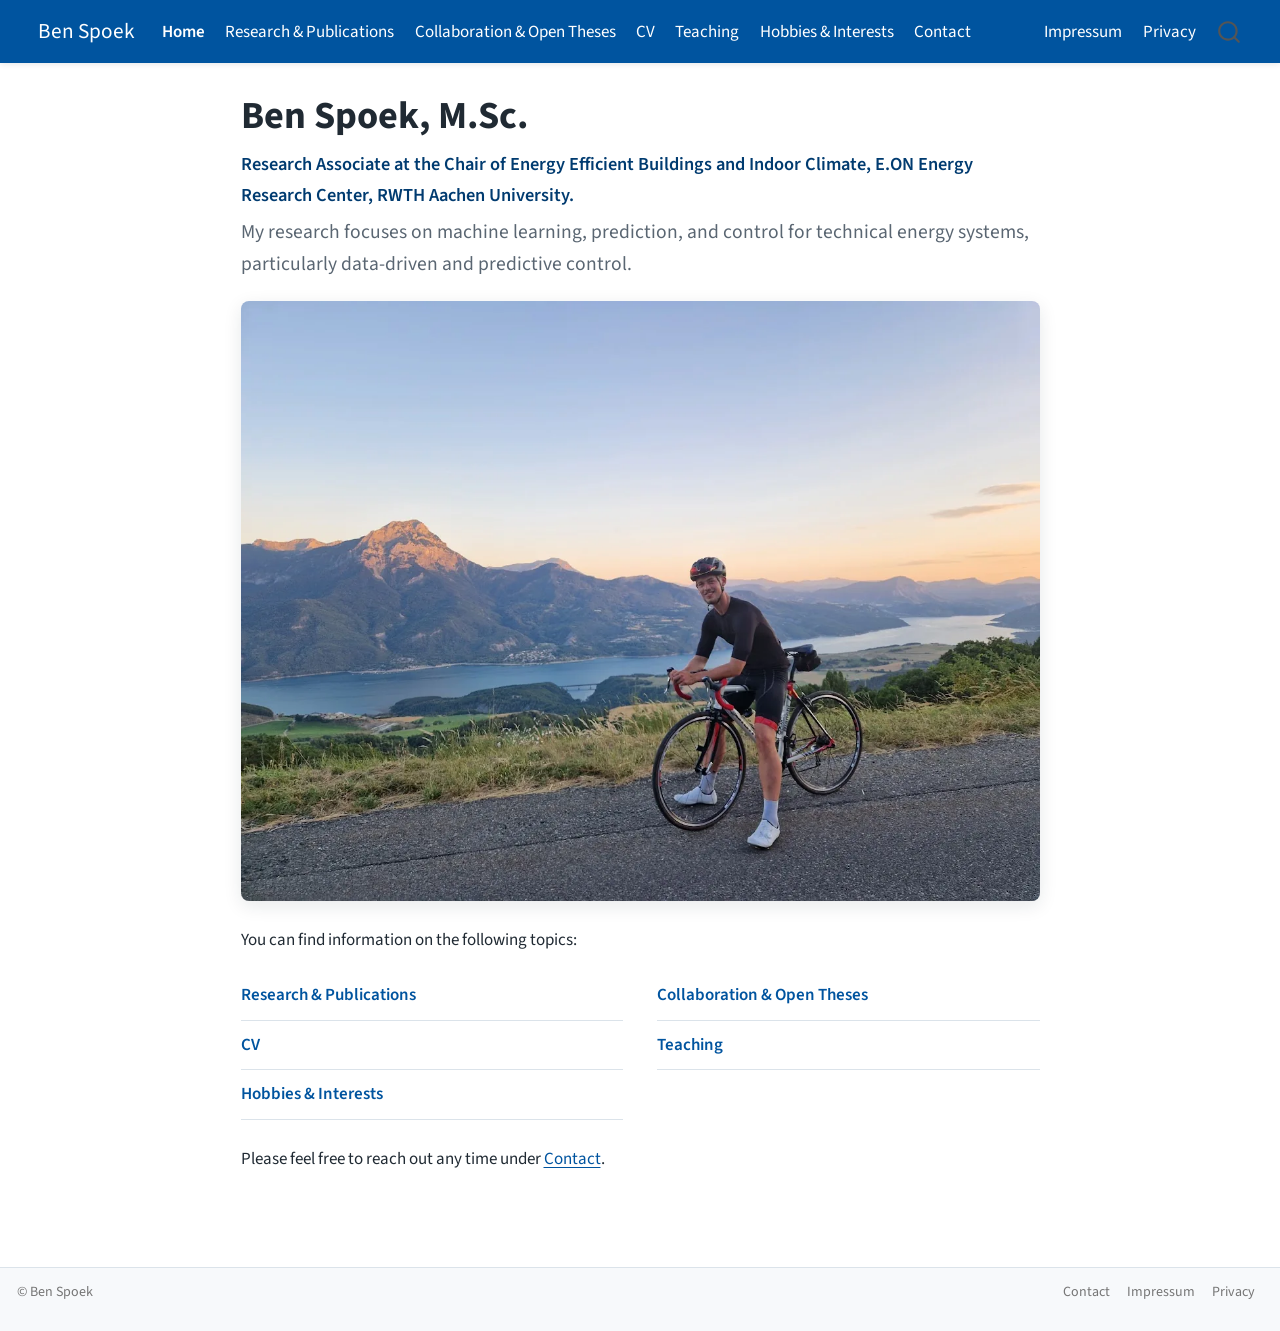
<file: docs/index.html>
<!DOCTYPE html>
<html xmlns="http://www.w3.org/1999/xhtml" lang="en" xml:lang="en"><head>

<meta charset="utf-8">
<meta name="generator" content="quarto-1.9.38">

<meta name="viewport" content="width=device-width, initial-scale=1.0, user-scalable=yes">

<meta name="description" content="Ben Spoek is a Research Associate at RWTH Aachen University working on machine learning, prediction, and control for technical energy systems.">

<title>Predictive Control and Energy Systems Research – Ben Spoek</title>
<style>
/* Default styles provided by pandoc.
** See https://pandoc.org/MANUAL.html#variables-for-html for config info.
*/
code{white-space: pre-wrap;}
span.smallcaps{font-variant: small-caps;}
div.columns{display: flex; gap: min(4vw, 1.5em);}
div.column{flex: auto; overflow-x: auto;}
div.hanging-indent{margin-left: 1.5em; text-indent: -1.5em;}
ul.task-list{list-style: none;}
ul.task-list li input[type="checkbox"] {
  width: 0.8em;
  margin: 0 0.8em 0.2em -1em; /* quarto-specific, see https://github.com/quarto-dev/quarto-cli/issues/4556 */ 
  vertical-align: middle;
}
</style>


<script src="site_libs/quarto-nav/quarto-nav.js"></script>
<script src="site_libs/quarto-nav/headroom.min.js"></script>
<script src="site_libs/clipboard/clipboard.min.js"></script>
<script src="site_libs/quarto-search/autocomplete.umd.js"></script>
<script src="site_libs/quarto-search/fuse.min.js"></script>
<script src="site_libs/quarto-search/quarto-search.js"></script>
<meta name="quarto:offset" content="./">
<link href="./assets/favicon.svg" rel="icon" type="image/svg+xml">
<script src="site_libs/quarto-html/quarto.js" type="module"></script>
<script src="site_libs/quarto-html/tabsets/tabsets.js" type="module"></script>
<script src="site_libs/quarto-html/popper.min.js"></script>
<script src="site_libs/quarto-html/tippy.umd.min.js"></script>
<script src="site_libs/quarto-html/anchor.min.js"></script>
<link href="site_libs/quarto-html/tippy.css" rel="stylesheet">
<link href="site_libs/quarto-html/quarto-syntax-highlighting-15634bcf2e68342d4ad2dfa704d543f6.css" rel="stylesheet" id="quarto-text-highlighting-styles">
<script src="site_libs/bootstrap/bootstrap.min.js"></script>
<link href="site_libs/bootstrap/bootstrap-icons.css" rel="stylesheet">
<link href="site_libs/bootstrap/bootstrap-a0f9fd0d421825b736dc1bbcbcba2219.min.css" rel="stylesheet" append-hash="true" id="quarto-bootstrap" data-mode="light">
<script id="quarto-search-options" type="application/json">{
  "location": "navbar",
  "copy-button": false,
  "collapse-after": 3,
  "panel-placement": "end",
  "type": "overlay",
  "limit": 50,
  "keyboard-shortcut": [
    "f",
    "/",
    "s"
  ],
  "show-item-context": false,
  "language": {
    "search-no-results-text": "No results",
    "search-matching-documents-text": "matching documents",
    "search-copy-link-title": "Copy link to search",
    "search-hide-matches-text": "Hide additional matches",
    "search-more-match-text": "more match in this document",
    "search-more-matches-text": "more matches in this document",
    "search-clear-button-title": "Clear",
    "search-text-placeholder": "",
    "search-detached-cancel-button-title": "Cancel",
    "search-submit-button-title": "Submit",
    "search-label": "Search"
  }
}</script>
<meta property="og:site_name" content="Ben Spoek">
<script type="application/ld+json">
{
  "@context": "https://schema.org",
  "@type": "WebSite",
  "name": "Ben Spoek",
  "alternateName": ["Ben Spoek Research", "benspoek.github.io"],
  "url": "https://benspoek.github.io/"
}
</script>


<link rel="stylesheet" href="styles.css">
<link rel="canonical" href="https://benspoek.github.io/">
</head>

<body class="nav-fixed home-page fullcontent quarto-light">

<div id="quarto-search-results"></div>
  <header id="quarto-header" class="headroom fixed-top">
    <nav class="navbar navbar-expand-lg " data-bs-theme="dark">
      <div class="navbar-container container-fluid">
      <div class="navbar-brand-container mx-auto">
    <a href="./index.html" class="navbar-brand navbar-brand-logo">
    <img src="./assets/favicon.svg" alt="Ben Spoek" class="navbar-logo light-content">
    <img src="./assets/favicon.svg" alt="Ben Spoek" class="navbar-logo dark-content">
    </a>
    <a class="navbar-brand" href="./index.html">
    <span class="navbar-title">Ben Spoek</span>
    </a>
  </div>
            <div id="quarto-search" class="" title="Search"></div>
          <button class="navbar-toggler" type="button" data-bs-toggle="collapse" data-bs-target="#navbarCollapse" aria-controls="navbarCollapse" role="menu" aria-expanded="false" aria-label="Toggle navigation" onclick="if (window.quartoToggleHeadroom) { window.quartoToggleHeadroom(); }">
  <span class="navbar-toggler-icon"></span>
</button>
          <div class="collapse navbar-collapse" id="navbarCollapse">
            <ul class="navbar-nav navbar-nav-scroll me-auto">
  <li class="nav-item">
    <a class="nav-link active" href="./index.html" aria-current="page"> 
<span class="menu-text">Home</span></a>
  </li>  
  <li class="nav-item">
    <a class="nav-link" href="./research.html"> 
<span class="menu-text">Research &amp; Publications</span></a>
  </li>  
  <li class="nav-item">
    <a class="nav-link" href="./theses.html"> 
<span class="menu-text">Collaboration &amp; Open Theses</span></a>
  </li>  
  <li class="nav-item">
    <a class="nav-link" href="./cv.html"> 
<span class="menu-text">CV</span></a>
  </li>  
  <li class="nav-item">
    <a class="nav-link" href="./teaching.html"> 
<span class="menu-text">Teaching</span></a>
  </li>  
  <li class="nav-item">
    <a class="nav-link" href="./hobbies.html"> 
<span class="menu-text">Hobbies &amp; Interests</span></a>
  </li>  
  <li class="nav-item">
    <a class="nav-link" href="./contact.html"> 
<span class="menu-text">Contact</span></a>
  </li>  
</ul>
            <ul class="navbar-nav navbar-nav-scroll ms-auto">
  <li class="nav-item">
    <a class="nav-link" href="./impressum.html"> 
<span class="menu-text">Impressum</span></a>
  </li>  
  <li class="nav-item">
    <a class="nav-link" href="./privacy.html"> 
<span class="menu-text">Privacy</span></a>
  </li>  
</ul>
          </div> <!-- /navcollapse -->
            <div class="quarto-navbar-tools">
</div>
      </div> <!-- /container-fluid -->
    </nav>
</header>
<!-- content -->
<div id="quarto-content" class="quarto-container page-columns page-rows-contents page-layout-article page-navbar">
<!-- sidebar -->
<!-- margin-sidebar -->
    
<!-- main -->
<main class="content" id="quarto-document-content">

<header id="title-block-header" class="quarto-title-block default">
<div class="quarto-title">
<h1 class="title">Home</h1>
</div>



<div class="quarto-title-meta">

    
  
    
  </div>
  


</header>


<div class="home-intro">
<h1 class="home-greeting">
Ben Spoek, M.Sc.
</h1>
<p class="home-role">
Research Associate at the Chair of Energy Efficient Buildings and Indoor Climate, E.ON Energy Research Center, RWTH Aachen University.
</p>
<p class="home-lead">
My research focuses on machine learning, prediction, and control for technical energy systems, particularly data-driven and predictive control.
</p>
</div>
<div data-nosnippet="">
<p><img src="assets/ben-spoek-home.webp" alt="Ben Spoek cycling in the mountains" class="home-photo"></p>
</div>
<p>You can find information on the following topics:</p>
<div class="home-topics">
<ul>
<li><a href="./research.html">Research &amp; Publications</a></li>
<li><a href="./theses.html">Collaboration &amp; Open Theses</a></li>
<li><a href="./cv.html">CV</a></li>
<li><a href="./teaching.html">Teaching</a></li>
<li><a href="./hobbies.html">Hobbies &amp; Interests</a></li>
</ul>
</div>
<p>Please feel free to reach out any time under <a href="./contact.html">Contact</a>.</p>



</main> <!-- /main -->
<script id="quarto-html-after-body" type="application/javascript">
  window.document.addEventListener("DOMContentLoaded", function (event) {
    const icon = "";
    const anchorJS = new window.AnchorJS();
    anchorJS.options = {
      placement: 'right',
      icon: icon
    };
    anchorJS.add('.anchored');
    const isCodeAnnotation = (el) => {
      for (const clz of el.classList) {
        if (clz.startsWith('code-annotation-')) {                     
          return true;
        }
      }
      return false;
    }
    const onCopySuccess = function(e) {
      // button target
      const button = e.trigger;
      // don't keep focus
      button.blur();
      // flash "checked"
      button.classList.add('code-copy-button-checked');
      var currentTitle = button.getAttribute("title");
      button.setAttribute("title", "Copied!");
      let tooltip;
      if (window.bootstrap) {
        button.setAttribute("data-bs-toggle", "tooltip");
        button.setAttribute("data-bs-placement", "left");
        button.setAttribute("data-bs-title", "Copied!");
        tooltip = new bootstrap.Tooltip(button, 
          { trigger: "manual", 
            customClass: "code-copy-button-tooltip",
            offset: [0, -8]});
        tooltip.show();    
      }
      setTimeout(function() {
        if (tooltip) {
          tooltip.hide();
          button.removeAttribute("data-bs-title");
          button.removeAttribute("data-bs-toggle");
          button.removeAttribute("data-bs-placement");
        }
        button.setAttribute("title", currentTitle);
        button.classList.remove('code-copy-button-checked');
      }, 1000);
      // clear code selection
      e.clearSelection();
    }
    const getTextToCopy = function(trigger) {
      const outerScaffold = trigger.parentElement.cloneNode(true);
      const codeEl = outerScaffold.querySelector('code');
      for (const childEl of codeEl.children) {
        if (isCodeAnnotation(childEl)) {
          childEl.remove();
        }
      }
      return codeEl.innerText;
    }
    const clipboard = new window.ClipboardJS('.code-copy-button:not([data-in-quarto-modal])', {
      text: getTextToCopy
    });
    clipboard.on('success', onCopySuccess);
    if (window.document.getElementById('quarto-embedded-source-code-modal')) {
      const clipboardModal = new window.ClipboardJS('.code-copy-button[data-in-quarto-modal]', {
        text: getTextToCopy,
        container: window.document.getElementById('quarto-embedded-source-code-modal')
      });
      clipboardModal.on('success', onCopySuccess);
    }
      var localhostRegex = new RegExp(/^(?:http|https):\/\/localhost\:?[0-9]*\//);
      var mailtoRegex = new RegExp(/^mailto:/);
        var filterRegex = new RegExp("https:\/\/benspoek\.github\.io");
      var isInternal = (href) => {
          return filterRegex.test(href) || localhostRegex.test(href) || mailtoRegex.test(href);
      }
      // Inspect non-navigation links and adorn them if external
     var links = window.document.querySelectorAll('a[href]:not(.nav-link):not(.navbar-brand):not(.toc-action):not(.sidebar-link):not(.sidebar-item-toggle):not(.pagination-link):not(.no-external):not([aria-hidden]):not(.dropdown-item):not(.quarto-navigation-tool):not(.about-link)');
      for (var i=0; i<links.length; i++) {
        const link = links[i];
        if (!isInternal(link.href)) {
          // undo the damage that might have been done by quarto-nav.js in the case of
          // links that we want to consider external
          if (link.dataset.originalHref !== undefined) {
            link.href = link.dataset.originalHref;
          }
        }
      }
    function tippyHover(el, contentFn, onTriggerFn, onUntriggerFn) {
      const config = {
        allowHTML: true,
        maxWidth: 500,
        delay: 100,
        arrow: false,
        appendTo: function(el) {
            return el.parentElement;
        },
        interactive: true,
        interactiveBorder: 10,
        theme: 'quarto',
        placement: 'bottom-start',
      };
      if (contentFn) {
        config.content = contentFn;
      }
      if (onTriggerFn) {
        config.onTrigger = onTriggerFn;
      }
      if (onUntriggerFn) {
        config.onUntrigger = onUntriggerFn;
      }
      window.tippy(el, config); 
    }
    const noterefs = window.document.querySelectorAll('a[role="doc-noteref"]');
    for (var i=0; i<noterefs.length; i++) {
      const ref = noterefs[i];
      tippyHover(ref, function() {
        // use id or data attribute instead here
        let href = ref.getAttribute('data-footnote-href') || ref.getAttribute('href');
        try { href = new URL(href).hash; } catch {}
        const id = href.replace(/^#\/?/, "");
        const note = window.document.getElementById(id);
        if (note) {
          return note.innerHTML;
        } else {
          return "";
        }
      });
    }
    const xrefs = window.document.querySelectorAll('a.quarto-xref');
    const processXRef = (id, note) => {
      // Strip column container classes
      const stripColumnClz = (el) => {
        el.classList.remove("page-full", "page-columns");
        if (el.children) {
          for (const child of el.children) {
            stripColumnClz(child);
          }
        }
      }
      stripColumnClz(note)
      if (id === null || id.startsWith('sec-')) {
        // Special case sections, only their first couple elements
        const container = document.createElement("div");
        if (note.children && note.children.length > 2) {
          container.appendChild(note.children[0].cloneNode(true));
          for (let i = 1; i < note.children.length; i++) {
            const child = note.children[i];
            if (child.tagName === "P" && child.innerText === "") {
              continue;
            } else {
              container.appendChild(child.cloneNode(true));
              break;
            }
          }
          if (window.Quarto?.typesetMath) {
            window.Quarto.typesetMath(container);
          }
          return container.innerHTML
        } else {
          if (window.Quarto?.typesetMath) {
            window.Quarto.typesetMath(note);
          }
          return note.innerHTML;
        }
      } else {
        // Remove any anchor links if they are present
        const anchorLink = note.querySelector('a.anchorjs-link');
        if (anchorLink) {
          anchorLink.remove();
        }
        if (window.Quarto?.typesetMath) {
          window.Quarto.typesetMath(note);
        }
        if (note.classList.contains("callout")) {
          return note.outerHTML;
        } else {
          return note.innerHTML;
        }
      }
    }
    for (var i=0; i<xrefs.length; i++) {
      const xref = xrefs[i];
      tippyHover(xref, undefined, function(instance) {
        instance.disable();
        let url = xref.getAttribute('href');
        let hash = undefined; 
        if (url.startsWith('#')) {
          hash = url;
        } else {
          try { hash = new URL(url).hash; } catch {}
        }
        if (hash) {
          const id = hash.replace(/^#\/?/, "");
          const note = window.document.getElementById(id);
          if (note !== null) {
            try {
              const html = processXRef(id, note.cloneNode(true));
              instance.setContent(html);
            } finally {
              instance.enable();
              instance.show();
            }
          } else {
            // See if we can fetch this
            fetch(url.split('#')[0])
            .then(res => res.text())
            .then(html => {
              const parser = new DOMParser();
              const htmlDoc = parser.parseFromString(html, "text/html");
              const note = htmlDoc.getElementById(id);
              if (note !== null) {
                const html = processXRef(id, note);
                instance.setContent(html);
              } 
            }).finally(() => {
              instance.enable();
              instance.show();
            });
          }
        } else {
          // See if we can fetch a full url (with no hash to target)
          // This is a special case and we should probably do some content thinning / targeting
          fetch(url)
          .then(res => res.text())
          .then(html => {
            const parser = new DOMParser();
            const htmlDoc = parser.parseFromString(html, "text/html");
            const note = htmlDoc.querySelector('main.content');
            if (note !== null) {
              // This should only happen for chapter cross references
              // (since there is no id in the URL)
              // remove the first header
              if (note.children.length > 0 && note.children[0].tagName === "HEADER") {
                note.children[0].remove();
              }
              const html = processXRef(null, note);
              instance.setContent(html);
            } 
          }).finally(() => {
            instance.enable();
            instance.show();
          });
        }
      }, function(instance) {
      });
    }
        let selectedAnnoteEl;
        const selectorForAnnotation = ( cell, annotation) => {
          let cellAttr = 'data-code-cell="' + cell + '"';
          let lineAttr = 'data-code-annotation="' +  annotation + '"';
          const selector = 'span[' + cellAttr + '][' + lineAttr + ']';
          return selector;
        }
        const selectCodeLines = (annoteEl) => {
          const doc = window.document;
          const targetCell = annoteEl.getAttribute("data-target-cell");
          const targetAnnotation = annoteEl.getAttribute("data-target-annotation");
          const annoteSpan = window.document.querySelector(selectorForAnnotation(targetCell, targetAnnotation));
          const lines = annoteSpan.getAttribute("data-code-lines").split(",");
          const lineIds = lines.map((line) => {
            return targetCell + "-" + line;
          })
          let top = null;
          let height = null;
          let parent = null;
          if (lineIds.length > 0) {
              //compute the position of the single el (top and bottom and make a div)
              const el = window.document.getElementById(lineIds[0]);
              top = el.offsetTop;
              height = el.offsetHeight;
              parent = el.parentElement.parentElement;
            if (lineIds.length > 1) {
              const lastEl = window.document.getElementById(lineIds[lineIds.length - 1]);
              const bottom = lastEl.offsetTop + lastEl.offsetHeight;
              height = bottom - top;
            }
            if (top !== null && height !== null && parent !== null) {
              // cook up a div (if necessary) and position it 
              let div = window.document.getElementById("code-annotation-line-highlight");
              if (div === null) {
                div = window.document.createElement("div");
                div.setAttribute("id", "code-annotation-line-highlight");
                div.style.position = 'absolute';
                parent.appendChild(div);
              }
              div.style.top = top - 2 + "px";
              div.style.height = height + 4 + "px";
              div.style.left = 0;
              let gutterDiv = window.document.getElementById("code-annotation-line-highlight-gutter");
              if (gutterDiv === null) {
                gutterDiv = window.document.createElement("div");
                gutterDiv.setAttribute("id", "code-annotation-line-highlight-gutter");
                gutterDiv.style.position = 'absolute';
                const codeCell = window.document.getElementById(targetCell);
                const gutter = codeCell.querySelector('.code-annotation-gutter');
                gutter.appendChild(gutterDiv);
              }
              gutterDiv.style.top = top - 2 + "px";
              gutterDiv.style.height = height + 4 + "px";
            }
            selectedAnnoteEl = annoteEl;
          }
        };
        const unselectCodeLines = () => {
          const elementsIds = ["code-annotation-line-highlight", "code-annotation-line-highlight-gutter"];
          elementsIds.forEach((elId) => {
            const div = window.document.getElementById(elId);
            if (div) {
              div.remove();
            }
          });
          selectedAnnoteEl = undefined;
        };
          // Handle positioning of the toggle
      window.addEventListener(
        "resize",
        throttle(() => {
          elRect = undefined;
          if (selectedAnnoteEl) {
            selectCodeLines(selectedAnnoteEl);
          }
        }, 10)
      );
      function throttle(fn, ms) {
      let throttle = false;
      let timer;
        return (...args) => {
          if(!throttle) { // first call gets through
              fn.apply(this, args);
              throttle = true;
          } else { // all the others get throttled
              if(timer) clearTimeout(timer); // cancel #2
              timer = setTimeout(() => {
                fn.apply(this, args);
                timer = throttle = false;
              }, ms);
          }
        };
      }
        // Attach click handler to the DT
        const annoteDls = window.document.querySelectorAll('dt[data-target-cell]');
        for (const annoteDlNode of annoteDls) {
          annoteDlNode.addEventListener('click', (event) => {
            const clickedEl = event.target;
            if (clickedEl !== selectedAnnoteEl) {
              unselectCodeLines();
              const activeEl = window.document.querySelector('dt[data-target-cell].code-annotation-active');
              if (activeEl) {
                activeEl.classList.remove('code-annotation-active');
              }
              selectCodeLines(clickedEl);
              clickedEl.classList.add('code-annotation-active');
            } else {
              // Unselect the line
              unselectCodeLines();
              clickedEl.classList.remove('code-annotation-active');
            }
          });
        }
    const findCites = (el) => {
      const parentEl = el.parentElement;
      if (parentEl) {
        const cites = parentEl.dataset.cites;
        if (cites) {
          return {
            el,
            cites: cites.split(' ')
          };
        } else {
          return findCites(el.parentElement)
        }
      } else {
        return undefined;
      }
    };
    var bibliorefs = window.document.querySelectorAll('a[role="doc-biblioref"]');
    for (var i=0; i<bibliorefs.length; i++) {
      const ref = bibliorefs[i];
      const citeInfo = findCites(ref);
      if (citeInfo) {
        tippyHover(citeInfo.el, function() {
          var popup = window.document.createElement('div');
          citeInfo.cites.forEach(function(cite) {
            var citeDiv = window.document.createElement('div');
            citeDiv.classList.add('hanging-indent');
            citeDiv.classList.add('csl-entry');
            var biblioDiv = window.document.getElementById('ref-' + cite);
            if (biblioDiv) {
              citeDiv.innerHTML = biblioDiv.innerHTML;
            }
            popup.appendChild(citeDiv);
          });
          return popup.innerHTML;
        });
      }
    }
  });
  </script>
</div> <!-- /content -->
<footer class="footer">
  <div class="nav-footer">
    <div class="nav-footer-left">
<p>© Ben Spoek</p>
</div>   
    <div class="nav-footer-center">
      &nbsp;
    </div>
    <div class="nav-footer-right">
      <ul class="footer-items list-unstyled">
    <li class="nav-item">
    <a class="nav-link" href="./contact.html">
<p>Contact</p>
</a>
  </li>  
    <li class="nav-item">
    <a class="nav-link" href="./impressum.html">
<p>Impressum</p>
</a>
  </li>  
    <li class="nav-item">
    <a class="nav-link" href="./privacy.html">
<p>Privacy</p>
</a>
  </li>  
</ul>
    </div>
  </div>
</footer>




</body></html>
</file>
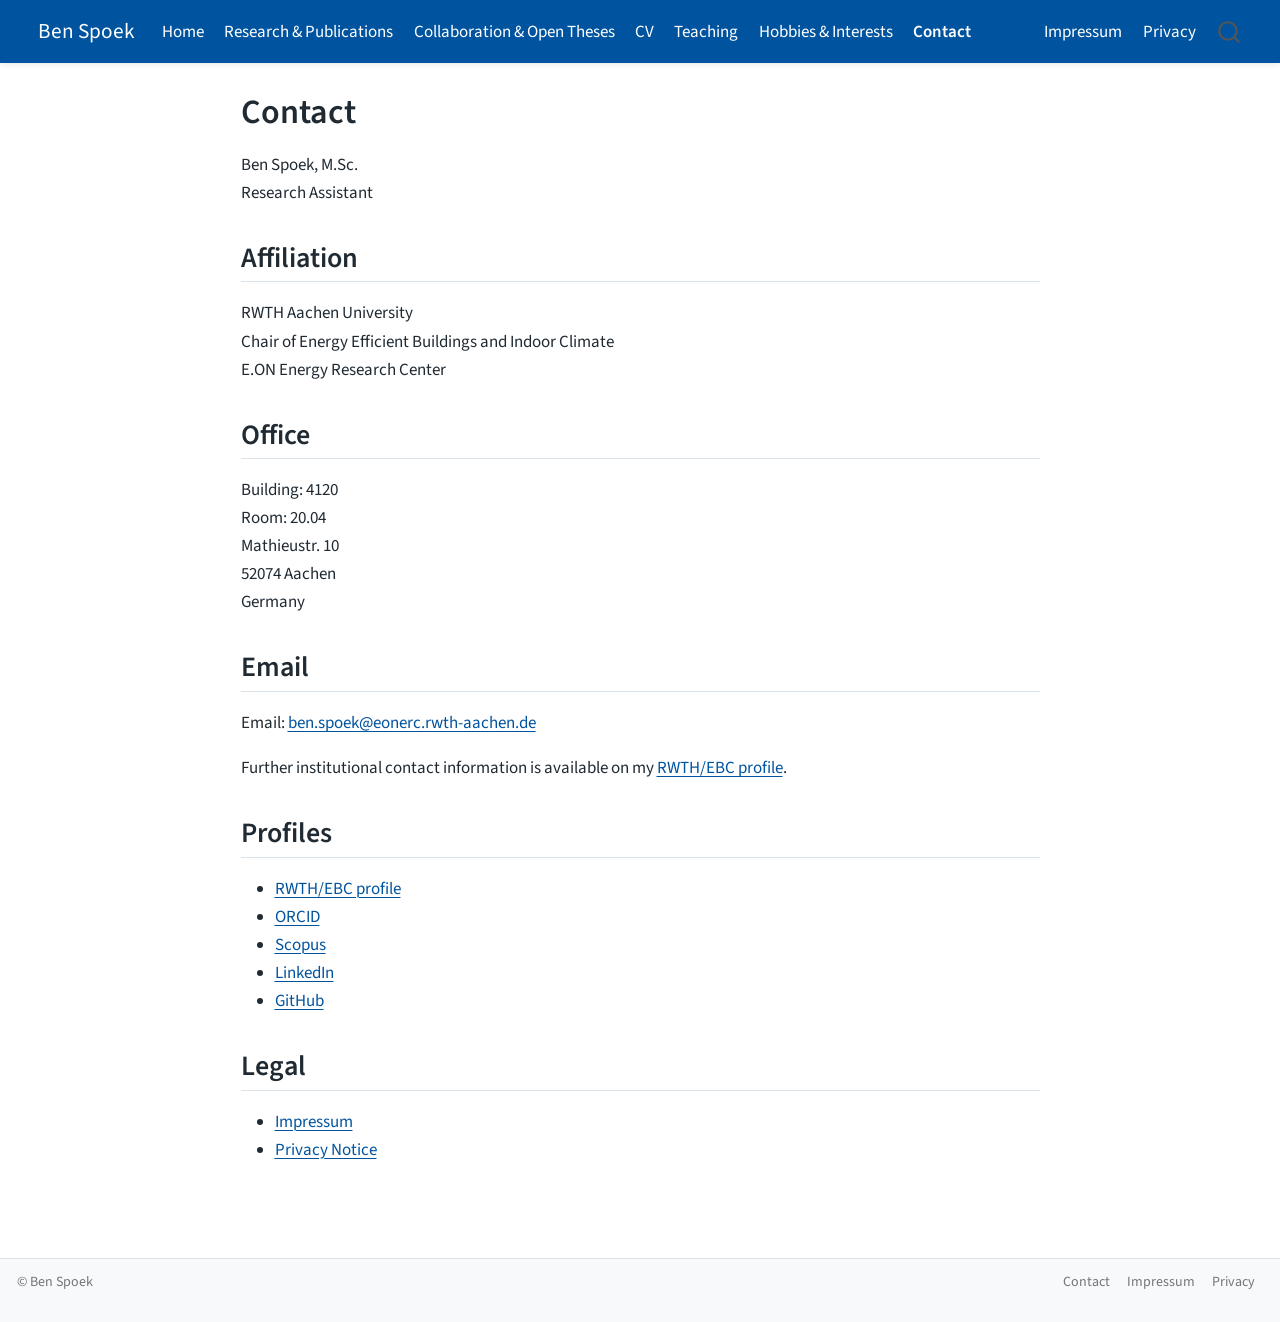
<file: docs/contact.html>
<!DOCTYPE html>
<html xmlns="http://www.w3.org/1999/xhtml" lang="en" xml:lang="en"><head>

<meta charset="utf-8">
<meta name="generator" content="quarto-1.9.38">

<meta name="viewport" content="width=device-width, initial-scale=1.0, user-scalable=yes">

<meta name="description" content="Contact details and professional profiles of Ben Spoek at the E.ON Energy Research Center, RWTH Aachen University.">

<title>Contact – Ben Spoek</title>
<style>
/* Default styles provided by pandoc.
** See https://pandoc.org/MANUAL.html#variables-for-html for config info.
*/
code{white-space: pre-wrap;}
span.smallcaps{font-variant: small-caps;}
div.columns{display: flex; gap: min(4vw, 1.5em);}
div.column{flex: auto; overflow-x: auto;}
div.hanging-indent{margin-left: 1.5em; text-indent: -1.5em;}
ul.task-list{list-style: none;}
ul.task-list li input[type="checkbox"] {
  width: 0.8em;
  margin: 0 0.8em 0.2em -1em; /* quarto-specific, see https://github.com/quarto-dev/quarto-cli/issues/4556 */ 
  vertical-align: middle;
}
</style>


<script src="site_libs/quarto-nav/quarto-nav.js"></script>
<script src="site_libs/quarto-nav/headroom.min.js"></script>
<script src="site_libs/clipboard/clipboard.min.js"></script>
<script src="site_libs/quarto-search/autocomplete.umd.js"></script>
<script src="site_libs/quarto-search/fuse.min.js"></script>
<script src="site_libs/quarto-search/quarto-search.js"></script>
<meta name="quarto:offset" content="./">
<link href="./assets/favicon.svg" rel="icon" type="image/svg+xml">
<script src="site_libs/quarto-html/quarto.js" type="module"></script>
<script src="site_libs/quarto-html/tabsets/tabsets.js" type="module"></script>
<script src="site_libs/quarto-html/popper.min.js"></script>
<script src="site_libs/quarto-html/tippy.umd.min.js"></script>
<script src="site_libs/quarto-html/anchor.min.js"></script>
<link href="site_libs/quarto-html/tippy.css" rel="stylesheet">
<link href="site_libs/quarto-html/quarto-syntax-highlighting-15634bcf2e68342d4ad2dfa704d543f6.css" rel="stylesheet" id="quarto-text-highlighting-styles">
<script src="site_libs/bootstrap/bootstrap.min.js"></script>
<link href="site_libs/bootstrap/bootstrap-icons.css" rel="stylesheet">
<link href="site_libs/bootstrap/bootstrap-a0f9fd0d421825b736dc1bbcbcba2219.min.css" rel="stylesheet" append-hash="true" id="quarto-bootstrap" data-mode="light">
<script id="quarto-search-options" type="application/json">{
  "location": "navbar",
  "copy-button": false,
  "collapse-after": 3,
  "panel-placement": "end",
  "type": "overlay",
  "limit": 50,
  "keyboard-shortcut": [
    "f",
    "/",
    "s"
  ],
  "show-item-context": false,
  "language": {
    "search-no-results-text": "No results",
    "search-matching-documents-text": "matching documents",
    "search-copy-link-title": "Copy link to search",
    "search-hide-matches-text": "Hide additional matches",
    "search-more-match-text": "more match in this document",
    "search-more-matches-text": "more matches in this document",
    "search-clear-button-title": "Clear",
    "search-text-placeholder": "",
    "search-detached-cancel-button-title": "Cancel",
    "search-submit-button-title": "Submit",
    "search-label": "Search"
  }
}</script>


<link rel="stylesheet" href="styles.css">
<link rel="canonical" href="https://benspoek.github.io/contact.html">
</head>

<body class="nav-fixed fullcontent quarto-light">

<div id="quarto-search-results"></div>
  <header id="quarto-header" class="headroom fixed-top">
    <nav class="navbar navbar-expand-lg " data-bs-theme="dark">
      <div class="navbar-container container-fluid">
      <div class="navbar-brand-container mx-auto">
    <a href="./index.html" class="navbar-brand navbar-brand-logo">
    <img src="./assets/favicon.svg" alt="Ben Spoek" class="navbar-logo light-content">
    <img src="./assets/favicon.svg" alt="Ben Spoek" class="navbar-logo dark-content">
    </a>
    <a class="navbar-brand" href="./index.html">
    <span class="navbar-title">Ben Spoek</span>
    </a>
  </div>
            <div id="quarto-search" class="" title="Search"></div>
          <button class="navbar-toggler" type="button" data-bs-toggle="collapse" data-bs-target="#navbarCollapse" aria-controls="navbarCollapse" role="menu" aria-expanded="false" aria-label="Toggle navigation" onclick="if (window.quartoToggleHeadroom) { window.quartoToggleHeadroom(); }">
  <span class="navbar-toggler-icon"></span>
</button>
          <div class="collapse navbar-collapse" id="navbarCollapse">
            <ul class="navbar-nav navbar-nav-scroll me-auto">
  <li class="nav-item">
    <a class="nav-link" href="./index.html"> 
<span class="menu-text">Home</span></a>
  </li>  
  <li class="nav-item">
    <a class="nav-link" href="./research.html"> 
<span class="menu-text">Research &amp; Publications</span></a>
  </li>  
  <li class="nav-item">
    <a class="nav-link" href="./theses.html"> 
<span class="menu-text">Collaboration &amp; Open Theses</span></a>
  </li>  
  <li class="nav-item">
    <a class="nav-link" href="./cv.html"> 
<span class="menu-text">CV</span></a>
  </li>  
  <li class="nav-item">
    <a class="nav-link" href="./teaching.html"> 
<span class="menu-text">Teaching</span></a>
  </li>  
  <li class="nav-item">
    <a class="nav-link" href="./hobbies.html"> 
<span class="menu-text">Hobbies &amp; Interests</span></a>
  </li>  
  <li class="nav-item">
    <a class="nav-link active" href="./contact.html" aria-current="page"> 
<span class="menu-text">Contact</span></a>
  </li>  
</ul>
            <ul class="navbar-nav navbar-nav-scroll ms-auto">
  <li class="nav-item">
    <a class="nav-link" href="./impressum.html"> 
<span class="menu-text">Impressum</span></a>
  </li>  
  <li class="nav-item">
    <a class="nav-link" href="./privacy.html"> 
<span class="menu-text">Privacy</span></a>
  </li>  
</ul>
          </div> <!-- /navcollapse -->
            <div class="quarto-navbar-tools">
</div>
      </div> <!-- /container-fluid -->
    </nav>
</header>
<!-- content -->
<div id="quarto-content" class="quarto-container page-columns page-rows-contents page-layout-article page-navbar">
<!-- sidebar -->
<!-- margin-sidebar -->
    
<!-- main -->
<main class="content" id="quarto-document-content">

<header id="title-block-header" class="quarto-title-block default">
<div class="quarto-title">
<h1 class="title">Contact</h1>
</div>



<div class="quarto-title-meta">

    
  
    
  </div>
  


</header>


<p>Ben Spoek, M.Sc.<br>
Research Assistant</p>
<section id="affiliation" class="level2">
<h2 class="anchored" data-anchor-id="affiliation">Affiliation</h2>
<p>RWTH Aachen University<br>
Chair of Energy Efficient Buildings and Indoor Climate<br>
E.ON Energy Research Center</p>
</section>
<section id="office" class="level2">
<h2 class="anchored" data-anchor-id="office">Office</h2>
<p>Building: 4120<br>
Room: 20.04<br>
Mathieustr. 10<br>
52074 Aachen<br>
Germany</p>
</section>
<section id="email" class="level2">
<h2 class="anchored" data-anchor-id="email">Email</h2>
<p>Email: <a href="mailto:ben.spoek@eonerc.rwth-aachen.de">ben.spoek@eonerc.rwth-aachen.de</a></p>
<p>Further institutional contact information is available on my <a href="https://www.ebc.eonerc.rwth-aachen.de/cms/e-on-erc-ebc/Das-Institut/Mitarbeiter/Team6/~bmupgv/Ben-Spoek/lidx/1/">RWTH/EBC profile</a>.</p>
</section>
<section id="profiles" class="level2">
<h2 class="anchored" data-anchor-id="profiles">Profiles</h2>
<ul>
<li><a href="https://www.ebc.eonerc.rwth-aachen.de/cms/e-on-erc-ebc/Das-Institut/Mitarbeiter/Team6/~bmupgv/Ben-Spoek/lidx/1/">RWTH/EBC profile</a></li>
<li><a href="https://orcid.org/0009-0005-7791-4948">ORCID</a></li>
<li><a href="https://www.scopus.com/authid/detail.uri?authorId=59954657600">Scopus</a></li>
<li><a href="https://www.linkedin.com/in/ben-spoek/">LinkedIn</a></li>
<li><a href="https://github.com/benspoek">GitHub</a></li>
</ul>
</section>
<section id="legal" class="level2">
<h2 class="anchored" data-anchor-id="legal">Legal</h2>
<ul>
<li><a href="./impressum.html">Impressum</a></li>
<li><a href="./privacy.html">Privacy Notice</a></li>
</ul>


</section>

</main> <!-- /main -->
<script id="quarto-html-after-body" type="application/javascript">
  window.document.addEventListener("DOMContentLoaded", function (event) {
    const icon = "";
    const anchorJS = new window.AnchorJS();
    anchorJS.options = {
      placement: 'right',
      icon: icon
    };
    anchorJS.add('.anchored');
    const isCodeAnnotation = (el) => {
      for (const clz of el.classList) {
        if (clz.startsWith('code-annotation-')) {                     
          return true;
        }
      }
      return false;
    }
    const onCopySuccess = function(e) {
      // button target
      const button = e.trigger;
      // don't keep focus
      button.blur();
      // flash "checked"
      button.classList.add('code-copy-button-checked');
      var currentTitle = button.getAttribute("title");
      button.setAttribute("title", "Copied!");
      let tooltip;
      if (window.bootstrap) {
        button.setAttribute("data-bs-toggle", "tooltip");
        button.setAttribute("data-bs-placement", "left");
        button.setAttribute("data-bs-title", "Copied!");
        tooltip = new bootstrap.Tooltip(button, 
          { trigger: "manual", 
            customClass: "code-copy-button-tooltip",
            offset: [0, -8]});
        tooltip.show();    
      }
      setTimeout(function() {
        if (tooltip) {
          tooltip.hide();
          button.removeAttribute("data-bs-title");
          button.removeAttribute("data-bs-toggle");
          button.removeAttribute("data-bs-placement");
        }
        button.setAttribute("title", currentTitle);
        button.classList.remove('code-copy-button-checked');
      }, 1000);
      // clear code selection
      e.clearSelection();
    }
    const getTextToCopy = function(trigger) {
      const outerScaffold = trigger.parentElement.cloneNode(true);
      const codeEl = outerScaffold.querySelector('code');
      for (const childEl of codeEl.children) {
        if (isCodeAnnotation(childEl)) {
          childEl.remove();
        }
      }
      return codeEl.innerText;
    }
    const clipboard = new window.ClipboardJS('.code-copy-button:not([data-in-quarto-modal])', {
      text: getTextToCopy
    });
    clipboard.on('success', onCopySuccess);
    if (window.document.getElementById('quarto-embedded-source-code-modal')) {
      const clipboardModal = new window.ClipboardJS('.code-copy-button[data-in-quarto-modal]', {
        text: getTextToCopy,
        container: window.document.getElementById('quarto-embedded-source-code-modal')
      });
      clipboardModal.on('success', onCopySuccess);
    }
      var localhostRegex = new RegExp(/^(?:http|https):\/\/localhost\:?[0-9]*\//);
      var mailtoRegex = new RegExp(/^mailto:/);
        var filterRegex = new RegExp("https:\/\/benspoek\.github\.io");
      var isInternal = (href) => {
          return filterRegex.test(href) || localhostRegex.test(href) || mailtoRegex.test(href);
      }
      // Inspect non-navigation links and adorn them if external
     var links = window.document.querySelectorAll('a[href]:not(.nav-link):not(.navbar-brand):not(.toc-action):not(.sidebar-link):not(.sidebar-item-toggle):not(.pagination-link):not(.no-external):not([aria-hidden]):not(.dropdown-item):not(.quarto-navigation-tool):not(.about-link)');
      for (var i=0; i<links.length; i++) {
        const link = links[i];
        if (!isInternal(link.href)) {
          // undo the damage that might have been done by quarto-nav.js in the case of
          // links that we want to consider external
          if (link.dataset.originalHref !== undefined) {
            link.href = link.dataset.originalHref;
          }
        }
      }
    function tippyHover(el, contentFn, onTriggerFn, onUntriggerFn) {
      const config = {
        allowHTML: true,
        maxWidth: 500,
        delay: 100,
        arrow: false,
        appendTo: function(el) {
            return el.parentElement;
        },
        interactive: true,
        interactiveBorder: 10,
        theme: 'quarto',
        placement: 'bottom-start',
      };
      if (contentFn) {
        config.content = contentFn;
      }
      if (onTriggerFn) {
        config.onTrigger = onTriggerFn;
      }
      if (onUntriggerFn) {
        config.onUntrigger = onUntriggerFn;
      }
      window.tippy(el, config); 
    }
    const noterefs = window.document.querySelectorAll('a[role="doc-noteref"]');
    for (var i=0; i<noterefs.length; i++) {
      const ref = noterefs[i];
      tippyHover(ref, function() {
        // use id or data attribute instead here
        let href = ref.getAttribute('data-footnote-href') || ref.getAttribute('href');
        try { href = new URL(href).hash; } catch {}
        const id = href.replace(/^#\/?/, "");
        const note = window.document.getElementById(id);
        if (note) {
          return note.innerHTML;
        } else {
          return "";
        }
      });
    }
    const xrefs = window.document.querySelectorAll('a.quarto-xref');
    const processXRef = (id, note) => {
      // Strip column container classes
      const stripColumnClz = (el) => {
        el.classList.remove("page-full", "page-columns");
        if (el.children) {
          for (const child of el.children) {
            stripColumnClz(child);
          }
        }
      }
      stripColumnClz(note)
      if (id === null || id.startsWith('sec-')) {
        // Special case sections, only their first couple elements
        const container = document.createElement("div");
        if (note.children && note.children.length > 2) {
          container.appendChild(note.children[0].cloneNode(true));
          for (let i = 1; i < note.children.length; i++) {
            const child = note.children[i];
            if (child.tagName === "P" && child.innerText === "") {
              continue;
            } else {
              container.appendChild(child.cloneNode(true));
              break;
            }
          }
          if (window.Quarto?.typesetMath) {
            window.Quarto.typesetMath(container);
          }
          return container.innerHTML
        } else {
          if (window.Quarto?.typesetMath) {
            window.Quarto.typesetMath(note);
          }
          return note.innerHTML;
        }
      } else {
        // Remove any anchor links if they are present
        const anchorLink = note.querySelector('a.anchorjs-link');
        if (anchorLink) {
          anchorLink.remove();
        }
        if (window.Quarto?.typesetMath) {
          window.Quarto.typesetMath(note);
        }
        if (note.classList.contains("callout")) {
          return note.outerHTML;
        } else {
          return note.innerHTML;
        }
      }
    }
    for (var i=0; i<xrefs.length; i++) {
      const xref = xrefs[i];
      tippyHover(xref, undefined, function(instance) {
        instance.disable();
        let url = xref.getAttribute('href');
        let hash = undefined; 
        if (url.startsWith('#')) {
          hash = url;
        } else {
          try { hash = new URL(url).hash; } catch {}
        }
        if (hash) {
          const id = hash.replace(/^#\/?/, "");
          const note = window.document.getElementById(id);
          if (note !== null) {
            try {
              const html = processXRef(id, note.cloneNode(true));
              instance.setContent(html);
            } finally {
              instance.enable();
              instance.show();
            }
          } else {
            // See if we can fetch this
            fetch(url.split('#')[0])
            .then(res => res.text())
            .then(html => {
              const parser = new DOMParser();
              const htmlDoc = parser.parseFromString(html, "text/html");
              const note = htmlDoc.getElementById(id);
              if (note !== null) {
                const html = processXRef(id, note);
                instance.setContent(html);
              } 
            }).finally(() => {
              instance.enable();
              instance.show();
            });
          }
        } else {
          // See if we can fetch a full url (with no hash to target)
          // This is a special case and we should probably do some content thinning / targeting
          fetch(url)
          .then(res => res.text())
          .then(html => {
            const parser = new DOMParser();
            const htmlDoc = parser.parseFromString(html, "text/html");
            const note = htmlDoc.querySelector('main.content');
            if (note !== null) {
              // This should only happen for chapter cross references
              // (since there is no id in the URL)
              // remove the first header
              if (note.children.length > 0 && note.children[0].tagName === "HEADER") {
                note.children[0].remove();
              }
              const html = processXRef(null, note);
              instance.setContent(html);
            } 
          }).finally(() => {
            instance.enable();
            instance.show();
          });
        }
      }, function(instance) {
      });
    }
        let selectedAnnoteEl;
        const selectorForAnnotation = ( cell, annotation) => {
          let cellAttr = 'data-code-cell="' + cell + '"';
          let lineAttr = 'data-code-annotation="' +  annotation + '"';
          const selector = 'span[' + cellAttr + '][' + lineAttr + ']';
          return selector;
        }
        const selectCodeLines = (annoteEl) => {
          const doc = window.document;
          const targetCell = annoteEl.getAttribute("data-target-cell");
          const targetAnnotation = annoteEl.getAttribute("data-target-annotation");
          const annoteSpan = window.document.querySelector(selectorForAnnotation(targetCell, targetAnnotation));
          const lines = annoteSpan.getAttribute("data-code-lines").split(",");
          const lineIds = lines.map((line) => {
            return targetCell + "-" + line;
          })
          let top = null;
          let height = null;
          let parent = null;
          if (lineIds.length > 0) {
              //compute the position of the single el (top and bottom and make a div)
              const el = window.document.getElementById(lineIds[0]);
              top = el.offsetTop;
              height = el.offsetHeight;
              parent = el.parentElement.parentElement;
            if (lineIds.length > 1) {
              const lastEl = window.document.getElementById(lineIds[lineIds.length - 1]);
              const bottom = lastEl.offsetTop + lastEl.offsetHeight;
              height = bottom - top;
            }
            if (top !== null && height !== null && parent !== null) {
              // cook up a div (if necessary) and position it 
              let div = window.document.getElementById("code-annotation-line-highlight");
              if (div === null) {
                div = window.document.createElement("div");
                div.setAttribute("id", "code-annotation-line-highlight");
                div.style.position = 'absolute';
                parent.appendChild(div);
              }
              div.style.top = top - 2 + "px";
              div.style.height = height + 4 + "px";
              div.style.left = 0;
              let gutterDiv = window.document.getElementById("code-annotation-line-highlight-gutter");
              if (gutterDiv === null) {
                gutterDiv = window.document.createElement("div");
                gutterDiv.setAttribute("id", "code-annotation-line-highlight-gutter");
                gutterDiv.style.position = 'absolute';
                const codeCell = window.document.getElementById(targetCell);
                const gutter = codeCell.querySelector('.code-annotation-gutter');
                gutter.appendChild(gutterDiv);
              }
              gutterDiv.style.top = top - 2 + "px";
              gutterDiv.style.height = height + 4 + "px";
            }
            selectedAnnoteEl = annoteEl;
          }
        };
        const unselectCodeLines = () => {
          const elementsIds = ["code-annotation-line-highlight", "code-annotation-line-highlight-gutter"];
          elementsIds.forEach((elId) => {
            const div = window.document.getElementById(elId);
            if (div) {
              div.remove();
            }
          });
          selectedAnnoteEl = undefined;
        };
          // Handle positioning of the toggle
      window.addEventListener(
        "resize",
        throttle(() => {
          elRect = undefined;
          if (selectedAnnoteEl) {
            selectCodeLines(selectedAnnoteEl);
          }
        }, 10)
      );
      function throttle(fn, ms) {
      let throttle = false;
      let timer;
        return (...args) => {
          if(!throttle) { // first call gets through
              fn.apply(this, args);
              throttle = true;
          } else { // all the others get throttled
              if(timer) clearTimeout(timer); // cancel #2
              timer = setTimeout(() => {
                fn.apply(this, args);
                timer = throttle = false;
              }, ms);
          }
        };
      }
        // Attach click handler to the DT
        const annoteDls = window.document.querySelectorAll('dt[data-target-cell]');
        for (const annoteDlNode of annoteDls) {
          annoteDlNode.addEventListener('click', (event) => {
            const clickedEl = event.target;
            if (clickedEl !== selectedAnnoteEl) {
              unselectCodeLines();
              const activeEl = window.document.querySelector('dt[data-target-cell].code-annotation-active');
              if (activeEl) {
                activeEl.classList.remove('code-annotation-active');
              }
              selectCodeLines(clickedEl);
              clickedEl.classList.add('code-annotation-active');
            } else {
              // Unselect the line
              unselectCodeLines();
              clickedEl.classList.remove('code-annotation-active');
            }
          });
        }
    const findCites = (el) => {
      const parentEl = el.parentElement;
      if (parentEl) {
        const cites = parentEl.dataset.cites;
        if (cites) {
          return {
            el,
            cites: cites.split(' ')
          };
        } else {
          return findCites(el.parentElement)
        }
      } else {
        return undefined;
      }
    };
    var bibliorefs = window.document.querySelectorAll('a[role="doc-biblioref"]');
    for (var i=0; i<bibliorefs.length; i++) {
      const ref = bibliorefs[i];
      const citeInfo = findCites(ref);
      if (citeInfo) {
        tippyHover(citeInfo.el, function() {
          var popup = window.document.createElement('div');
          citeInfo.cites.forEach(function(cite) {
            var citeDiv = window.document.createElement('div');
            citeDiv.classList.add('hanging-indent');
            citeDiv.classList.add('csl-entry');
            var biblioDiv = window.document.getElementById('ref-' + cite);
            if (biblioDiv) {
              citeDiv.innerHTML = biblioDiv.innerHTML;
            }
            popup.appendChild(citeDiv);
          });
          return popup.innerHTML;
        });
      }
    }
  });
  </script>
</div> <!-- /content -->
<footer class="footer">
  <div class="nav-footer">
    <div class="nav-footer-left">
<p>© Ben Spoek</p>
</div>   
    <div class="nav-footer-center">
      &nbsp;
    </div>
    <div class="nav-footer-right">
      <ul class="footer-items list-unstyled">
    <li class="nav-item">
    <a class="nav-link" href="./contact.html">
<p>Contact</p>
</a>
  </li>  
    <li class="nav-item">
    <a class="nav-link" href="./impressum.html">
<p>Impressum</p>
</a>
  </li>  
    <li class="nav-item">
    <a class="nav-link" href="./privacy.html">
<p>Privacy</p>
</a>
  </li>  
</ul>
    </div>
  </div>
</footer>




</body></html>
</file>
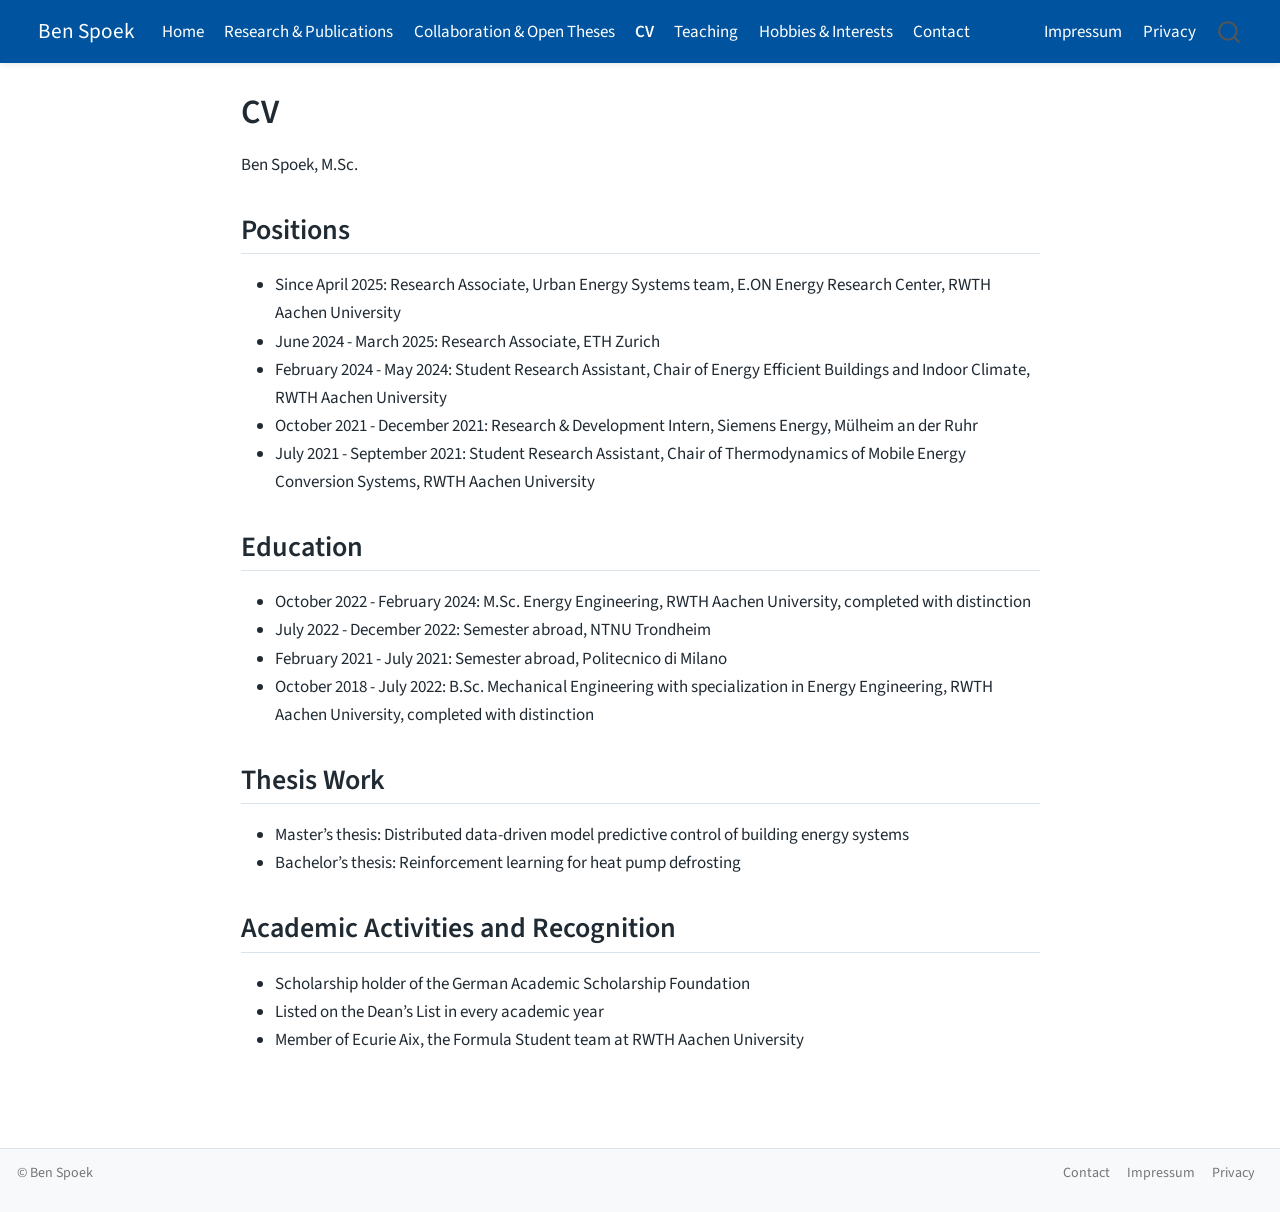
<file: docs/cv.html>
<!DOCTYPE html>
<html xmlns="http://www.w3.org/1999/xhtml" lang="en" xml:lang="en"><head>

<meta charset="utf-8">
<meta name="generator" content="quarto-1.9.38">

<meta name="viewport" content="width=device-width, initial-scale=1.0, user-scalable=yes">

<meta name="description" content="Curriculum vitae of Ben Spoek, Research Associate at the E.ON Energy Research Center of RWTH Aachen University.">

<title>CV – Ben Spoek</title>
<style>
/* Default styles provided by pandoc.
** See https://pandoc.org/MANUAL.html#variables-for-html for config info.
*/
code{white-space: pre-wrap;}
span.smallcaps{font-variant: small-caps;}
div.columns{display: flex; gap: min(4vw, 1.5em);}
div.column{flex: auto; overflow-x: auto;}
div.hanging-indent{margin-left: 1.5em; text-indent: -1.5em;}
ul.task-list{list-style: none;}
ul.task-list li input[type="checkbox"] {
  width: 0.8em;
  margin: 0 0.8em 0.2em -1em; /* quarto-specific, see https://github.com/quarto-dev/quarto-cli/issues/4556 */ 
  vertical-align: middle;
}
</style>


<script src="site_libs/quarto-nav/quarto-nav.js"></script>
<script src="site_libs/quarto-nav/headroom.min.js"></script>
<script src="site_libs/clipboard/clipboard.min.js"></script>
<script src="site_libs/quarto-search/autocomplete.umd.js"></script>
<script src="site_libs/quarto-search/fuse.min.js"></script>
<script src="site_libs/quarto-search/quarto-search.js"></script>
<meta name="quarto:offset" content="./">
<link href="./assets/favicon.svg" rel="icon" type="image/svg+xml">
<script src="site_libs/quarto-html/quarto.js" type="module"></script>
<script src="site_libs/quarto-html/tabsets/tabsets.js" type="module"></script>
<script src="site_libs/quarto-html/popper.min.js"></script>
<script src="site_libs/quarto-html/tippy.umd.min.js"></script>
<script src="site_libs/quarto-html/anchor.min.js"></script>
<link href="site_libs/quarto-html/tippy.css" rel="stylesheet">
<link href="site_libs/quarto-html/quarto-syntax-highlighting-15634bcf2e68342d4ad2dfa704d543f6.css" rel="stylesheet" id="quarto-text-highlighting-styles">
<script src="site_libs/bootstrap/bootstrap.min.js"></script>
<link href="site_libs/bootstrap/bootstrap-icons.css" rel="stylesheet">
<link href="site_libs/bootstrap/bootstrap-a0f9fd0d421825b736dc1bbcbcba2219.min.css" rel="stylesheet" append-hash="true" id="quarto-bootstrap" data-mode="light">
<script id="quarto-search-options" type="application/json">{
  "location": "navbar",
  "copy-button": false,
  "collapse-after": 3,
  "panel-placement": "end",
  "type": "overlay",
  "limit": 50,
  "keyboard-shortcut": [
    "f",
    "/",
    "s"
  ],
  "show-item-context": false,
  "language": {
    "search-no-results-text": "No results",
    "search-matching-documents-text": "matching documents",
    "search-copy-link-title": "Copy link to search",
    "search-hide-matches-text": "Hide additional matches",
    "search-more-match-text": "more match in this document",
    "search-more-matches-text": "more matches in this document",
    "search-clear-button-title": "Clear",
    "search-text-placeholder": "",
    "search-detached-cancel-button-title": "Cancel",
    "search-submit-button-title": "Submit",
    "search-label": "Search"
  }
}</script>


<link rel="stylesheet" href="styles.css">
<link rel="canonical" href="https://benspoek.github.io/cv.html">
</head>

<body class="nav-fixed fullcontent quarto-light">

<div id="quarto-search-results"></div>
  <header id="quarto-header" class="headroom fixed-top">
    <nav class="navbar navbar-expand-lg " data-bs-theme="dark">
      <div class="navbar-container container-fluid">
      <div class="navbar-brand-container mx-auto">
    <a href="./index.html" class="navbar-brand navbar-brand-logo">
    <img src="./assets/favicon.svg" alt="Ben Spoek" class="navbar-logo light-content">
    <img src="./assets/favicon.svg" alt="Ben Spoek" class="navbar-logo dark-content">
    </a>
    <a class="navbar-brand" href="./index.html">
    <span class="navbar-title">Ben Spoek</span>
    </a>
  </div>
            <div id="quarto-search" class="" title="Search"></div>
          <button class="navbar-toggler" type="button" data-bs-toggle="collapse" data-bs-target="#navbarCollapse" aria-controls="navbarCollapse" role="menu" aria-expanded="false" aria-label="Toggle navigation" onclick="if (window.quartoToggleHeadroom) { window.quartoToggleHeadroom(); }">
  <span class="navbar-toggler-icon"></span>
</button>
          <div class="collapse navbar-collapse" id="navbarCollapse">
            <ul class="navbar-nav navbar-nav-scroll me-auto">
  <li class="nav-item">
    <a class="nav-link" href="./index.html"> 
<span class="menu-text">Home</span></a>
  </li>  
  <li class="nav-item">
    <a class="nav-link" href="./research.html"> 
<span class="menu-text">Research &amp; Publications</span></a>
  </li>  
  <li class="nav-item">
    <a class="nav-link" href="./theses.html"> 
<span class="menu-text">Collaboration &amp; Open Theses</span></a>
  </li>  
  <li class="nav-item">
    <a class="nav-link active" href="./cv.html" aria-current="page"> 
<span class="menu-text">CV</span></a>
  </li>  
  <li class="nav-item">
    <a class="nav-link" href="./teaching.html"> 
<span class="menu-text">Teaching</span></a>
  </li>  
  <li class="nav-item">
    <a class="nav-link" href="./hobbies.html"> 
<span class="menu-text">Hobbies &amp; Interests</span></a>
  </li>  
  <li class="nav-item">
    <a class="nav-link" href="./contact.html"> 
<span class="menu-text">Contact</span></a>
  </li>  
</ul>
            <ul class="navbar-nav navbar-nav-scroll ms-auto">
  <li class="nav-item">
    <a class="nav-link" href="./impressum.html"> 
<span class="menu-text">Impressum</span></a>
  </li>  
  <li class="nav-item">
    <a class="nav-link" href="./privacy.html"> 
<span class="menu-text">Privacy</span></a>
  </li>  
</ul>
          </div> <!-- /navcollapse -->
            <div class="quarto-navbar-tools">
</div>
      </div> <!-- /container-fluid -->
    </nav>
</header>
<!-- content -->
<div id="quarto-content" class="quarto-container page-columns page-rows-contents page-layout-article page-navbar">
<!-- sidebar -->
<!-- margin-sidebar -->
    
<!-- main -->
<main class="content" id="quarto-document-content">

<header id="title-block-header" class="quarto-title-block default">
<div class="quarto-title">
<h1 class="title">CV</h1>
</div>



<div class="quarto-title-meta">

    
  
    
  </div>
  


</header>


<p>Ben Spoek, M.Sc.</p>
<section id="positions" class="level2">
<h2 class="anchored" data-anchor-id="positions">Positions</h2>
<ul>
<li>Since April 2025: Research Associate, Urban Energy Systems team, E.ON Energy Research Center, RWTH Aachen University</li>
<li>June 2024 - March 2025: Research Associate, ETH Zurich</li>
<li>February 2024 - May 2024: Student Research Assistant, Chair of Energy Efficient Buildings and Indoor Climate, RWTH Aachen University</li>
<li>October 2021 - December 2021: Research &amp; Development Intern, Siemens Energy, Mülheim an der Ruhr</li>
<li>July 2021 - September 2021: Student Research Assistant, Chair of Thermodynamics of Mobile Energy Conversion Systems, RWTH Aachen University</li>
</ul>
</section>
<section id="education" class="level2">
<h2 class="anchored" data-anchor-id="education">Education</h2>
<ul>
<li>October 2022 - February 2024: M.Sc. Energy Engineering, RWTH Aachen University, completed with distinction</li>
<li>July 2022 - December 2022: Semester abroad, NTNU Trondheim</li>
<li>February 2021 - July 2021: Semester abroad, Politecnico di Milano</li>
<li>October 2018 - July 2022: B.Sc. Mechanical Engineering with specialization in Energy Engineering, RWTH Aachen University, completed with distinction</li>
</ul>
</section>
<section id="thesis-work" class="level2">
<h2 class="anchored" data-anchor-id="thesis-work">Thesis Work</h2>
<ul>
<li>Master’s thesis: Distributed data-driven model predictive control of building energy systems</li>
<li>Bachelor’s thesis: Reinforcement learning for heat pump defrosting</li>
</ul>
</section>
<section id="academic-activities-and-recognition" class="level2">
<h2 class="anchored" data-anchor-id="academic-activities-and-recognition">Academic Activities and Recognition</h2>
<ul>
<li>Scholarship holder of the German Academic Scholarship Foundation</li>
<li>Listed on the Dean’s List in every academic year</li>
<li>Member of Ecurie Aix, the Formula Student team at RWTH Aachen University</li>
</ul>


</section>

</main> <!-- /main -->
<script id="quarto-html-after-body" type="application/javascript">
  window.document.addEventListener("DOMContentLoaded", function (event) {
    const icon = "";
    const anchorJS = new window.AnchorJS();
    anchorJS.options = {
      placement: 'right',
      icon: icon
    };
    anchorJS.add('.anchored');
    const isCodeAnnotation = (el) => {
      for (const clz of el.classList) {
        if (clz.startsWith('code-annotation-')) {                     
          return true;
        }
      }
      return false;
    }
    const onCopySuccess = function(e) {
      // button target
      const button = e.trigger;
      // don't keep focus
      button.blur();
      // flash "checked"
      button.classList.add('code-copy-button-checked');
      var currentTitle = button.getAttribute("title");
      button.setAttribute("title", "Copied!");
      let tooltip;
      if (window.bootstrap) {
        button.setAttribute("data-bs-toggle", "tooltip");
        button.setAttribute("data-bs-placement", "left");
        button.setAttribute("data-bs-title", "Copied!");
        tooltip = new bootstrap.Tooltip(button, 
          { trigger: "manual", 
            customClass: "code-copy-button-tooltip",
            offset: [0, -8]});
        tooltip.show();    
      }
      setTimeout(function() {
        if (tooltip) {
          tooltip.hide();
          button.removeAttribute("data-bs-title");
          button.removeAttribute("data-bs-toggle");
          button.removeAttribute("data-bs-placement");
        }
        button.setAttribute("title", currentTitle);
        button.classList.remove('code-copy-button-checked');
      }, 1000);
      // clear code selection
      e.clearSelection();
    }
    const getTextToCopy = function(trigger) {
      const outerScaffold = trigger.parentElement.cloneNode(true);
      const codeEl = outerScaffold.querySelector('code');
      for (const childEl of codeEl.children) {
        if (isCodeAnnotation(childEl)) {
          childEl.remove();
        }
      }
      return codeEl.innerText;
    }
    const clipboard = new window.ClipboardJS('.code-copy-button:not([data-in-quarto-modal])', {
      text: getTextToCopy
    });
    clipboard.on('success', onCopySuccess);
    if (window.document.getElementById('quarto-embedded-source-code-modal')) {
      const clipboardModal = new window.ClipboardJS('.code-copy-button[data-in-quarto-modal]', {
        text: getTextToCopy,
        container: window.document.getElementById('quarto-embedded-source-code-modal')
      });
      clipboardModal.on('success', onCopySuccess);
    }
      var localhostRegex = new RegExp(/^(?:http|https):\/\/localhost\:?[0-9]*\//);
      var mailtoRegex = new RegExp(/^mailto:/);
        var filterRegex = new RegExp("https:\/\/benspoek\.github\.io");
      var isInternal = (href) => {
          return filterRegex.test(href) || localhostRegex.test(href) || mailtoRegex.test(href);
      }
      // Inspect non-navigation links and adorn them if external
     var links = window.document.querySelectorAll('a[href]:not(.nav-link):not(.navbar-brand):not(.toc-action):not(.sidebar-link):not(.sidebar-item-toggle):not(.pagination-link):not(.no-external):not([aria-hidden]):not(.dropdown-item):not(.quarto-navigation-tool):not(.about-link)');
      for (var i=0; i<links.length; i++) {
        const link = links[i];
        if (!isInternal(link.href)) {
          // undo the damage that might have been done by quarto-nav.js in the case of
          // links that we want to consider external
          if (link.dataset.originalHref !== undefined) {
            link.href = link.dataset.originalHref;
          }
        }
      }
    function tippyHover(el, contentFn, onTriggerFn, onUntriggerFn) {
      const config = {
        allowHTML: true,
        maxWidth: 500,
        delay: 100,
        arrow: false,
        appendTo: function(el) {
            return el.parentElement;
        },
        interactive: true,
        interactiveBorder: 10,
        theme: 'quarto',
        placement: 'bottom-start',
      };
      if (contentFn) {
        config.content = contentFn;
      }
      if (onTriggerFn) {
        config.onTrigger = onTriggerFn;
      }
      if (onUntriggerFn) {
        config.onUntrigger = onUntriggerFn;
      }
      window.tippy(el, config); 
    }
    const noterefs = window.document.querySelectorAll('a[role="doc-noteref"]');
    for (var i=0; i<noterefs.length; i++) {
      const ref = noterefs[i];
      tippyHover(ref, function() {
        // use id or data attribute instead here
        let href = ref.getAttribute('data-footnote-href') || ref.getAttribute('href');
        try { href = new URL(href).hash; } catch {}
        const id = href.replace(/^#\/?/, "");
        const note = window.document.getElementById(id);
        if (note) {
          return note.innerHTML;
        } else {
          return "";
        }
      });
    }
    const xrefs = window.document.querySelectorAll('a.quarto-xref');
    const processXRef = (id, note) => {
      // Strip column container classes
      const stripColumnClz = (el) => {
        el.classList.remove("page-full", "page-columns");
        if (el.children) {
          for (const child of el.children) {
            stripColumnClz(child);
          }
        }
      }
      stripColumnClz(note)
      if (id === null || id.startsWith('sec-')) {
        // Special case sections, only their first couple elements
        const container = document.createElement("div");
        if (note.children && note.children.length > 2) {
          container.appendChild(note.children[0].cloneNode(true));
          for (let i = 1; i < note.children.length; i++) {
            const child = note.children[i];
            if (child.tagName === "P" && child.innerText === "") {
              continue;
            } else {
              container.appendChild(child.cloneNode(true));
              break;
            }
          }
          if (window.Quarto?.typesetMath) {
            window.Quarto.typesetMath(container);
          }
          return container.innerHTML
        } else {
          if (window.Quarto?.typesetMath) {
            window.Quarto.typesetMath(note);
          }
          return note.innerHTML;
        }
      } else {
        // Remove any anchor links if they are present
        const anchorLink = note.querySelector('a.anchorjs-link');
        if (anchorLink) {
          anchorLink.remove();
        }
        if (window.Quarto?.typesetMath) {
          window.Quarto.typesetMath(note);
        }
        if (note.classList.contains("callout")) {
          return note.outerHTML;
        } else {
          return note.innerHTML;
        }
      }
    }
    for (var i=0; i<xrefs.length; i++) {
      const xref = xrefs[i];
      tippyHover(xref, undefined, function(instance) {
        instance.disable();
        let url = xref.getAttribute('href');
        let hash = undefined; 
        if (url.startsWith('#')) {
          hash = url;
        } else {
          try { hash = new URL(url).hash; } catch {}
        }
        if (hash) {
          const id = hash.replace(/^#\/?/, "");
          const note = window.document.getElementById(id);
          if (note !== null) {
            try {
              const html = processXRef(id, note.cloneNode(true));
              instance.setContent(html);
            } finally {
              instance.enable();
              instance.show();
            }
          } else {
            // See if we can fetch this
            fetch(url.split('#')[0])
            .then(res => res.text())
            .then(html => {
              const parser = new DOMParser();
              const htmlDoc = parser.parseFromString(html, "text/html");
              const note = htmlDoc.getElementById(id);
              if (note !== null) {
                const html = processXRef(id, note);
                instance.setContent(html);
              } 
            }).finally(() => {
              instance.enable();
              instance.show();
            });
          }
        } else {
          // See if we can fetch a full url (with no hash to target)
          // This is a special case and we should probably do some content thinning / targeting
          fetch(url)
          .then(res => res.text())
          .then(html => {
            const parser = new DOMParser();
            const htmlDoc = parser.parseFromString(html, "text/html");
            const note = htmlDoc.querySelector('main.content');
            if (note !== null) {
              // This should only happen for chapter cross references
              // (since there is no id in the URL)
              // remove the first header
              if (note.children.length > 0 && note.children[0].tagName === "HEADER") {
                note.children[0].remove();
              }
              const html = processXRef(null, note);
              instance.setContent(html);
            } 
          }).finally(() => {
            instance.enable();
            instance.show();
          });
        }
      }, function(instance) {
      });
    }
        let selectedAnnoteEl;
        const selectorForAnnotation = ( cell, annotation) => {
          let cellAttr = 'data-code-cell="' + cell + '"';
          let lineAttr = 'data-code-annotation="' +  annotation + '"';
          const selector = 'span[' + cellAttr + '][' + lineAttr + ']';
          return selector;
        }
        const selectCodeLines = (annoteEl) => {
          const doc = window.document;
          const targetCell = annoteEl.getAttribute("data-target-cell");
          const targetAnnotation = annoteEl.getAttribute("data-target-annotation");
          const annoteSpan = window.document.querySelector(selectorForAnnotation(targetCell, targetAnnotation));
          const lines = annoteSpan.getAttribute("data-code-lines").split(",");
          const lineIds = lines.map((line) => {
            return targetCell + "-" + line;
          })
          let top = null;
          let height = null;
          let parent = null;
          if (lineIds.length > 0) {
              //compute the position of the single el (top and bottom and make a div)
              const el = window.document.getElementById(lineIds[0]);
              top = el.offsetTop;
              height = el.offsetHeight;
              parent = el.parentElement.parentElement;
            if (lineIds.length > 1) {
              const lastEl = window.document.getElementById(lineIds[lineIds.length - 1]);
              const bottom = lastEl.offsetTop + lastEl.offsetHeight;
              height = bottom - top;
            }
            if (top !== null && height !== null && parent !== null) {
              // cook up a div (if necessary) and position it 
              let div = window.document.getElementById("code-annotation-line-highlight");
              if (div === null) {
                div = window.document.createElement("div");
                div.setAttribute("id", "code-annotation-line-highlight");
                div.style.position = 'absolute';
                parent.appendChild(div);
              }
              div.style.top = top - 2 + "px";
              div.style.height = height + 4 + "px";
              div.style.left = 0;
              let gutterDiv = window.document.getElementById("code-annotation-line-highlight-gutter");
              if (gutterDiv === null) {
                gutterDiv = window.document.createElement("div");
                gutterDiv.setAttribute("id", "code-annotation-line-highlight-gutter");
                gutterDiv.style.position = 'absolute';
                const codeCell = window.document.getElementById(targetCell);
                const gutter = codeCell.querySelector('.code-annotation-gutter');
                gutter.appendChild(gutterDiv);
              }
              gutterDiv.style.top = top - 2 + "px";
              gutterDiv.style.height = height + 4 + "px";
            }
            selectedAnnoteEl = annoteEl;
          }
        };
        const unselectCodeLines = () => {
          const elementsIds = ["code-annotation-line-highlight", "code-annotation-line-highlight-gutter"];
          elementsIds.forEach((elId) => {
            const div = window.document.getElementById(elId);
            if (div) {
              div.remove();
            }
          });
          selectedAnnoteEl = undefined;
        };
          // Handle positioning of the toggle
      window.addEventListener(
        "resize",
        throttle(() => {
          elRect = undefined;
          if (selectedAnnoteEl) {
            selectCodeLines(selectedAnnoteEl);
          }
        }, 10)
      );
      function throttle(fn, ms) {
      let throttle = false;
      let timer;
        return (...args) => {
          if(!throttle) { // first call gets through
              fn.apply(this, args);
              throttle = true;
          } else { // all the others get throttled
              if(timer) clearTimeout(timer); // cancel #2
              timer = setTimeout(() => {
                fn.apply(this, args);
                timer = throttle = false;
              }, ms);
          }
        };
      }
        // Attach click handler to the DT
        const annoteDls = window.document.querySelectorAll('dt[data-target-cell]');
        for (const annoteDlNode of annoteDls) {
          annoteDlNode.addEventListener('click', (event) => {
            const clickedEl = event.target;
            if (clickedEl !== selectedAnnoteEl) {
              unselectCodeLines();
              const activeEl = window.document.querySelector('dt[data-target-cell].code-annotation-active');
              if (activeEl) {
                activeEl.classList.remove('code-annotation-active');
              }
              selectCodeLines(clickedEl);
              clickedEl.classList.add('code-annotation-active');
            } else {
              // Unselect the line
              unselectCodeLines();
              clickedEl.classList.remove('code-annotation-active');
            }
          });
        }
    const findCites = (el) => {
      const parentEl = el.parentElement;
      if (parentEl) {
        const cites = parentEl.dataset.cites;
        if (cites) {
          return {
            el,
            cites: cites.split(' ')
          };
        } else {
          return findCites(el.parentElement)
        }
      } else {
        return undefined;
      }
    };
    var bibliorefs = window.document.querySelectorAll('a[role="doc-biblioref"]');
    for (var i=0; i<bibliorefs.length; i++) {
      const ref = bibliorefs[i];
      const citeInfo = findCites(ref);
      if (citeInfo) {
        tippyHover(citeInfo.el, function() {
          var popup = window.document.createElement('div');
          citeInfo.cites.forEach(function(cite) {
            var citeDiv = window.document.createElement('div');
            citeDiv.classList.add('hanging-indent');
            citeDiv.classList.add('csl-entry');
            var biblioDiv = window.document.getElementById('ref-' + cite);
            if (biblioDiv) {
              citeDiv.innerHTML = biblioDiv.innerHTML;
            }
            popup.appendChild(citeDiv);
          });
          return popup.innerHTML;
        });
      }
    }
  });
  </script>
</div> <!-- /content -->
<footer class="footer">
  <div class="nav-footer">
    <div class="nav-footer-left">
<p>© Ben Spoek</p>
</div>   
    <div class="nav-footer-center">
      &nbsp;
    </div>
    <div class="nav-footer-right">
      <ul class="footer-items list-unstyled">
    <li class="nav-item">
    <a class="nav-link" href="./contact.html">
<p>Contact</p>
</a>
  </li>  
    <li class="nav-item">
    <a class="nav-link" href="./impressum.html">
<p>Impressum</p>
</a>
  </li>  
    <li class="nav-item">
    <a class="nav-link" href="./privacy.html">
<p>Privacy</p>
</a>
  </li>  
</ul>
    </div>
  </div>
</footer>




</body></html>
</file>
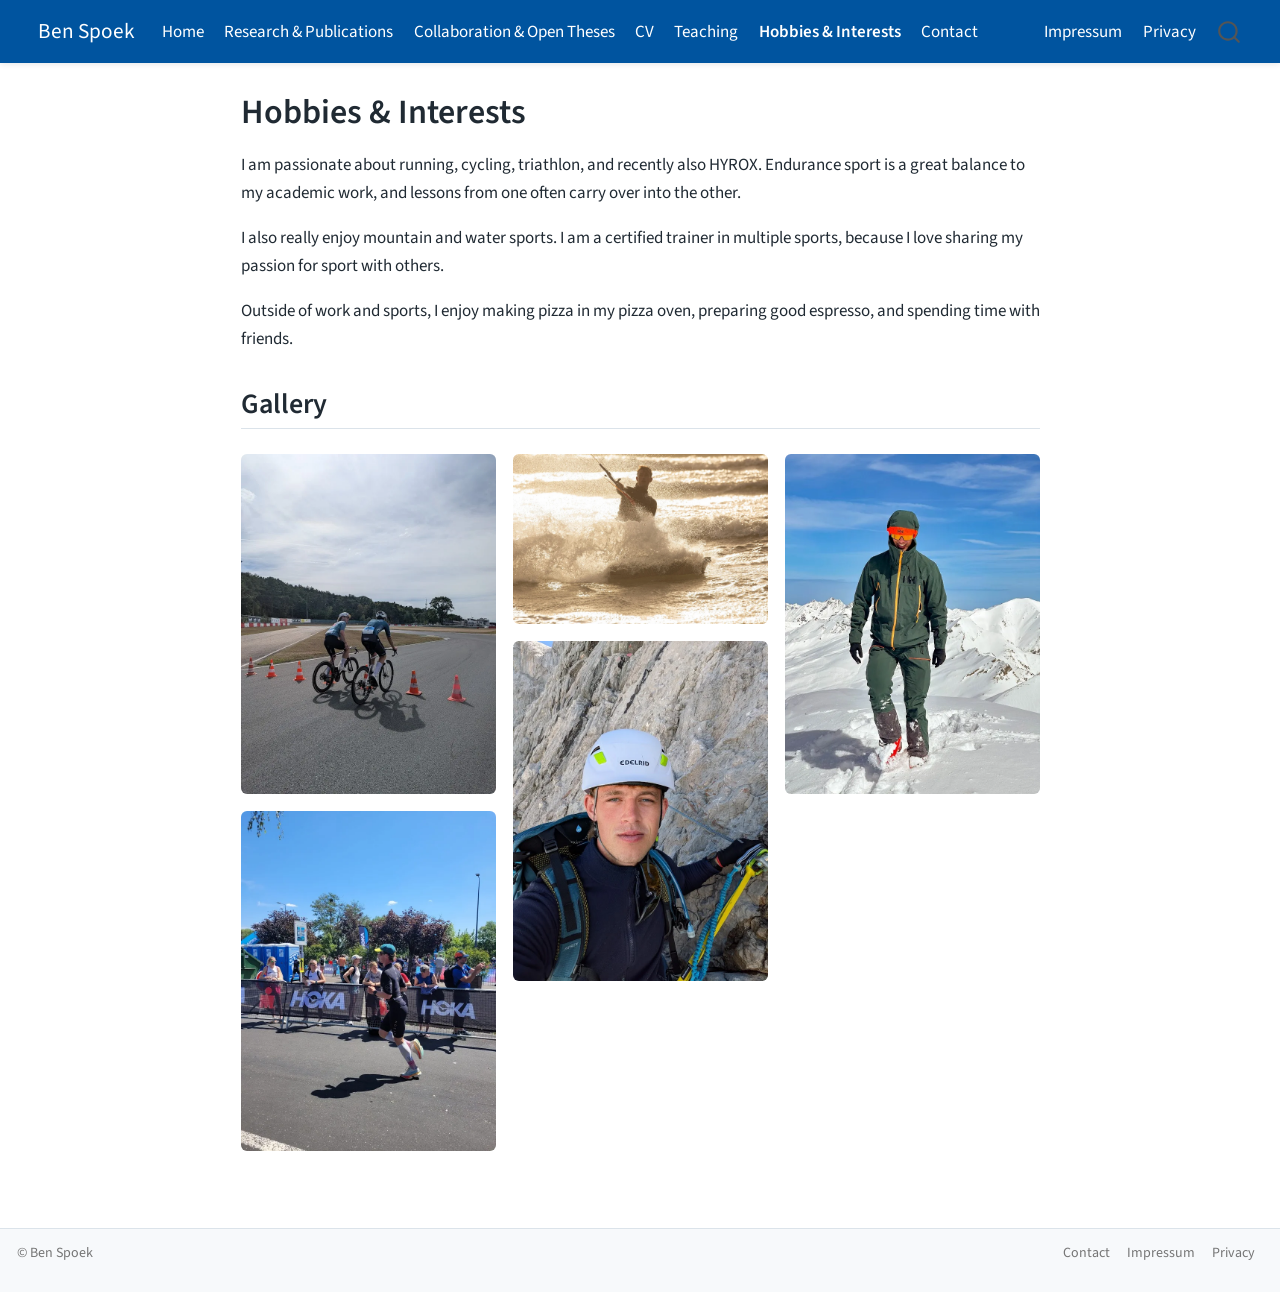
<file: docs/hobbies.html>
<!DOCTYPE html>
<html xmlns="http://www.w3.org/1999/xhtml" lang="en" xml:lang="en"><head>

<meta charset="utf-8">
<meta name="generator" content="quarto-1.9.38">

<meta name="viewport" content="width=device-width, initial-scale=1.0, user-scalable=yes">

<meta name="description" content="Personal interests of Ben Spoek, including endurance sports, cycling, triathlon, mountain and water sports, pizza, and espresso.">

<title>Hobbies &amp; Interests – Ben Spoek</title>
<style>
/* Default styles provided by pandoc.
** See https://pandoc.org/MANUAL.html#variables-for-html for config info.
*/
code{white-space: pre-wrap;}
span.smallcaps{font-variant: small-caps;}
div.columns{display: flex; gap: min(4vw, 1.5em);}
div.column{flex: auto; overflow-x: auto;}
div.hanging-indent{margin-left: 1.5em; text-indent: -1.5em;}
ul.task-list{list-style: none;}
ul.task-list li input[type="checkbox"] {
  width: 0.8em;
  margin: 0 0.8em 0.2em -1em; /* quarto-specific, see https://github.com/quarto-dev/quarto-cli/issues/4556 */ 
  vertical-align: middle;
}
</style>


<script src="site_libs/quarto-nav/quarto-nav.js"></script>
<script src="site_libs/quarto-nav/headroom.min.js"></script>
<script src="site_libs/clipboard/clipboard.min.js"></script>
<script src="site_libs/quarto-search/autocomplete.umd.js"></script>
<script src="site_libs/quarto-search/fuse.min.js"></script>
<script src="site_libs/quarto-search/quarto-search.js"></script>
<meta name="quarto:offset" content="./">
<link href="./assets/favicon.svg" rel="icon" type="image/svg+xml">
<script src="site_libs/quarto-html/quarto.js" type="module"></script>
<script src="site_libs/quarto-html/tabsets/tabsets.js" type="module"></script>
<script src="site_libs/quarto-html/popper.min.js"></script>
<script src="site_libs/quarto-html/tippy.umd.min.js"></script>
<script src="site_libs/quarto-html/anchor.min.js"></script>
<link href="site_libs/quarto-html/tippy.css" rel="stylesheet">
<link href="site_libs/quarto-html/quarto-syntax-highlighting-15634bcf2e68342d4ad2dfa704d543f6.css" rel="stylesheet" id="quarto-text-highlighting-styles">
<script src="site_libs/bootstrap/bootstrap.min.js"></script>
<link href="site_libs/bootstrap/bootstrap-icons.css" rel="stylesheet">
<link href="site_libs/bootstrap/bootstrap-a0f9fd0d421825b736dc1bbcbcba2219.min.css" rel="stylesheet" append-hash="true" id="quarto-bootstrap" data-mode="light">
<script id="quarto-search-options" type="application/json">{
  "location": "navbar",
  "copy-button": false,
  "collapse-after": 3,
  "panel-placement": "end",
  "type": "overlay",
  "limit": 50,
  "keyboard-shortcut": [
    "f",
    "/",
    "s"
  ],
  "show-item-context": false,
  "language": {
    "search-no-results-text": "No results",
    "search-matching-documents-text": "matching documents",
    "search-copy-link-title": "Copy link to search",
    "search-hide-matches-text": "Hide additional matches",
    "search-more-match-text": "more match in this document",
    "search-more-matches-text": "more matches in this document",
    "search-clear-button-title": "Clear",
    "search-text-placeholder": "",
    "search-detached-cancel-button-title": "Cancel",
    "search-submit-button-title": "Submit",
    "search-label": "Search"
  }
}</script>


<link rel="stylesheet" href="styles.css">
<link rel="canonical" href="https://benspoek.github.io/hobbies.html">
</head>

<body class="nav-fixed fullcontent quarto-light">

<div id="quarto-search-results"></div>
  <header id="quarto-header" class="headroom fixed-top">
    <nav class="navbar navbar-expand-lg " data-bs-theme="dark">
      <div class="navbar-container container-fluid">
      <div class="navbar-brand-container mx-auto">
    <a href="./index.html" class="navbar-brand navbar-brand-logo">
    <img src="./assets/favicon.svg" alt="Ben Spoek" class="navbar-logo light-content">
    <img src="./assets/favicon.svg" alt="Ben Spoek" class="navbar-logo dark-content">
    </a>
    <a class="navbar-brand" href="./index.html">
    <span class="navbar-title">Ben Spoek</span>
    </a>
  </div>
            <div id="quarto-search" class="" title="Search"></div>
          <button class="navbar-toggler" type="button" data-bs-toggle="collapse" data-bs-target="#navbarCollapse" aria-controls="navbarCollapse" role="menu" aria-expanded="false" aria-label="Toggle navigation" onclick="if (window.quartoToggleHeadroom) { window.quartoToggleHeadroom(); }">
  <span class="navbar-toggler-icon"></span>
</button>
          <div class="collapse navbar-collapse" id="navbarCollapse">
            <ul class="navbar-nav navbar-nav-scroll me-auto">
  <li class="nav-item">
    <a class="nav-link" href="./index.html"> 
<span class="menu-text">Home</span></a>
  </li>  
  <li class="nav-item">
    <a class="nav-link" href="./research.html"> 
<span class="menu-text">Research &amp; Publications</span></a>
  </li>  
  <li class="nav-item">
    <a class="nav-link" href="./theses.html"> 
<span class="menu-text">Collaboration &amp; Open Theses</span></a>
  </li>  
  <li class="nav-item">
    <a class="nav-link" href="./cv.html"> 
<span class="menu-text">CV</span></a>
  </li>  
  <li class="nav-item">
    <a class="nav-link" href="./teaching.html"> 
<span class="menu-text">Teaching</span></a>
  </li>  
  <li class="nav-item">
    <a class="nav-link active" href="./hobbies.html" aria-current="page"> 
<span class="menu-text">Hobbies &amp; Interests</span></a>
  </li>  
  <li class="nav-item">
    <a class="nav-link" href="./contact.html"> 
<span class="menu-text">Contact</span></a>
  </li>  
</ul>
            <ul class="navbar-nav navbar-nav-scroll ms-auto">
  <li class="nav-item">
    <a class="nav-link" href="./impressum.html"> 
<span class="menu-text">Impressum</span></a>
  </li>  
  <li class="nav-item">
    <a class="nav-link" href="./privacy.html"> 
<span class="menu-text">Privacy</span></a>
  </li>  
</ul>
          </div> <!-- /navcollapse -->
            <div class="quarto-navbar-tools">
</div>
      </div> <!-- /container-fluid -->
    </nav>
</header>
<!-- content -->
<div id="quarto-content" class="quarto-container page-columns page-rows-contents page-layout-article page-navbar">
<!-- sidebar -->
<!-- margin-sidebar -->
    
<!-- main -->
<main class="content" id="quarto-document-content">

<header id="title-block-header" class="quarto-title-block default">
<div class="quarto-title">
<h1 class="title">Hobbies &amp; Interests</h1>
</div>



<div class="quarto-title-meta">

    
  
    
  </div>
  


</header>


<p>I am passionate about running, cycling, triathlon, and recently also HYROX. Endurance sport is a great balance to my academic work, and lessons from one often carry over into the other.</p>
<p>I also really enjoy mountain and water sports. I am a certified trainer in multiple sports, because I love sharing my passion for sport with others.</p>
<p>Outside of work and sports, I enjoy making pizza in my pizza oven, preparing good espresso, and spending time with friends.</p>
<section id="gallery" class="level2">
<h2 class="anchored" data-anchor-id="gallery">Gallery</h2>
<div class="hobby-gallery" data-nosnippet="">
<figure class="figure">
<img src="assets/hobbies/cycling-track.webp" alt="Cycling on a training track" class="figure-img">
</figure>
<figure class="figure">
<img src="assets/hobbies/triathlon-run.webp" alt="Running during a triathlon" class="figure-img">
</figure>
<figure class="figure">
<img src="assets/hobbies/kitesurfing.webp" alt="Kitesurfing in golden evening light" class="figure-img">
</figure>
<figure class="figure">
<img src="assets/hobbies/mountain-climbing.webp" alt="Climbing in the mountains with a helmet and via ferrata set" class="figure-img">
</figure>
<figure class="figure">
<img src="assets/hobbies/ski-touring.webp" alt="Ski touring in snowy mountains" class="figure-img">
</figure>
</div>


</section>

</main> <!-- /main -->
<script id="quarto-html-after-body" type="application/javascript">
  window.document.addEventListener("DOMContentLoaded", function (event) {
    const icon = "";
    const anchorJS = new window.AnchorJS();
    anchorJS.options = {
      placement: 'right',
      icon: icon
    };
    anchorJS.add('.anchored');
    const isCodeAnnotation = (el) => {
      for (const clz of el.classList) {
        if (clz.startsWith('code-annotation-')) {                     
          return true;
        }
      }
      return false;
    }
    const onCopySuccess = function(e) {
      // button target
      const button = e.trigger;
      // don't keep focus
      button.blur();
      // flash "checked"
      button.classList.add('code-copy-button-checked');
      var currentTitle = button.getAttribute("title");
      button.setAttribute("title", "Copied!");
      let tooltip;
      if (window.bootstrap) {
        button.setAttribute("data-bs-toggle", "tooltip");
        button.setAttribute("data-bs-placement", "left");
        button.setAttribute("data-bs-title", "Copied!");
        tooltip = new bootstrap.Tooltip(button, 
          { trigger: "manual", 
            customClass: "code-copy-button-tooltip",
            offset: [0, -8]});
        tooltip.show();    
      }
      setTimeout(function() {
        if (tooltip) {
          tooltip.hide();
          button.removeAttribute("data-bs-title");
          button.removeAttribute("data-bs-toggle");
          button.removeAttribute("data-bs-placement");
        }
        button.setAttribute("title", currentTitle);
        button.classList.remove('code-copy-button-checked');
      }, 1000);
      // clear code selection
      e.clearSelection();
    }
    const getTextToCopy = function(trigger) {
      const outerScaffold = trigger.parentElement.cloneNode(true);
      const codeEl = outerScaffold.querySelector('code');
      for (const childEl of codeEl.children) {
        if (isCodeAnnotation(childEl)) {
          childEl.remove();
        }
      }
      return codeEl.innerText;
    }
    const clipboard = new window.ClipboardJS('.code-copy-button:not([data-in-quarto-modal])', {
      text: getTextToCopy
    });
    clipboard.on('success', onCopySuccess);
    if (window.document.getElementById('quarto-embedded-source-code-modal')) {
      const clipboardModal = new window.ClipboardJS('.code-copy-button[data-in-quarto-modal]', {
        text: getTextToCopy,
        container: window.document.getElementById('quarto-embedded-source-code-modal')
      });
      clipboardModal.on('success', onCopySuccess);
    }
      var localhostRegex = new RegExp(/^(?:http|https):\/\/localhost\:?[0-9]*\//);
      var mailtoRegex = new RegExp(/^mailto:/);
        var filterRegex = new RegExp("https:\/\/benspoek\.github\.io");
      var isInternal = (href) => {
          return filterRegex.test(href) || localhostRegex.test(href) || mailtoRegex.test(href);
      }
      // Inspect non-navigation links and adorn them if external
     var links = window.document.querySelectorAll('a[href]:not(.nav-link):not(.navbar-brand):not(.toc-action):not(.sidebar-link):not(.sidebar-item-toggle):not(.pagination-link):not(.no-external):not([aria-hidden]):not(.dropdown-item):not(.quarto-navigation-tool):not(.about-link)');
      for (var i=0; i<links.length; i++) {
        const link = links[i];
        if (!isInternal(link.href)) {
          // undo the damage that might have been done by quarto-nav.js in the case of
          // links that we want to consider external
          if (link.dataset.originalHref !== undefined) {
            link.href = link.dataset.originalHref;
          }
        }
      }
    function tippyHover(el, contentFn, onTriggerFn, onUntriggerFn) {
      const config = {
        allowHTML: true,
        maxWidth: 500,
        delay: 100,
        arrow: false,
        appendTo: function(el) {
            return el.parentElement;
        },
        interactive: true,
        interactiveBorder: 10,
        theme: 'quarto',
        placement: 'bottom-start',
      };
      if (contentFn) {
        config.content = contentFn;
      }
      if (onTriggerFn) {
        config.onTrigger = onTriggerFn;
      }
      if (onUntriggerFn) {
        config.onUntrigger = onUntriggerFn;
      }
      window.tippy(el, config); 
    }
    const noterefs = window.document.querySelectorAll('a[role="doc-noteref"]');
    for (var i=0; i<noterefs.length; i++) {
      const ref = noterefs[i];
      tippyHover(ref, function() {
        // use id or data attribute instead here
        let href = ref.getAttribute('data-footnote-href') || ref.getAttribute('href');
        try { href = new URL(href).hash; } catch {}
        const id = href.replace(/^#\/?/, "");
        const note = window.document.getElementById(id);
        if (note) {
          return note.innerHTML;
        } else {
          return "";
        }
      });
    }
    const xrefs = window.document.querySelectorAll('a.quarto-xref');
    const processXRef = (id, note) => {
      // Strip column container classes
      const stripColumnClz = (el) => {
        el.classList.remove("page-full", "page-columns");
        if (el.children) {
          for (const child of el.children) {
            stripColumnClz(child);
          }
        }
      }
      stripColumnClz(note)
      if (id === null || id.startsWith('sec-')) {
        // Special case sections, only their first couple elements
        const container = document.createElement("div");
        if (note.children && note.children.length > 2) {
          container.appendChild(note.children[0].cloneNode(true));
          for (let i = 1; i < note.children.length; i++) {
            const child = note.children[i];
            if (child.tagName === "P" && child.innerText === "") {
              continue;
            } else {
              container.appendChild(child.cloneNode(true));
              break;
            }
          }
          if (window.Quarto?.typesetMath) {
            window.Quarto.typesetMath(container);
          }
          return container.innerHTML
        } else {
          if (window.Quarto?.typesetMath) {
            window.Quarto.typesetMath(note);
          }
          return note.innerHTML;
        }
      } else {
        // Remove any anchor links if they are present
        const anchorLink = note.querySelector('a.anchorjs-link');
        if (anchorLink) {
          anchorLink.remove();
        }
        if (window.Quarto?.typesetMath) {
          window.Quarto.typesetMath(note);
        }
        if (note.classList.contains("callout")) {
          return note.outerHTML;
        } else {
          return note.innerHTML;
        }
      }
    }
    for (var i=0; i<xrefs.length; i++) {
      const xref = xrefs[i];
      tippyHover(xref, undefined, function(instance) {
        instance.disable();
        let url = xref.getAttribute('href');
        let hash = undefined; 
        if (url.startsWith('#')) {
          hash = url;
        } else {
          try { hash = new URL(url).hash; } catch {}
        }
        if (hash) {
          const id = hash.replace(/^#\/?/, "");
          const note = window.document.getElementById(id);
          if (note !== null) {
            try {
              const html = processXRef(id, note.cloneNode(true));
              instance.setContent(html);
            } finally {
              instance.enable();
              instance.show();
            }
          } else {
            // See if we can fetch this
            fetch(url.split('#')[0])
            .then(res => res.text())
            .then(html => {
              const parser = new DOMParser();
              const htmlDoc = parser.parseFromString(html, "text/html");
              const note = htmlDoc.getElementById(id);
              if (note !== null) {
                const html = processXRef(id, note);
                instance.setContent(html);
              } 
            }).finally(() => {
              instance.enable();
              instance.show();
            });
          }
        } else {
          // See if we can fetch a full url (with no hash to target)
          // This is a special case and we should probably do some content thinning / targeting
          fetch(url)
          .then(res => res.text())
          .then(html => {
            const parser = new DOMParser();
            const htmlDoc = parser.parseFromString(html, "text/html");
            const note = htmlDoc.querySelector('main.content');
            if (note !== null) {
              // This should only happen for chapter cross references
              // (since there is no id in the URL)
              // remove the first header
              if (note.children.length > 0 && note.children[0].tagName === "HEADER") {
                note.children[0].remove();
              }
              const html = processXRef(null, note);
              instance.setContent(html);
            } 
          }).finally(() => {
            instance.enable();
            instance.show();
          });
        }
      }, function(instance) {
      });
    }
        let selectedAnnoteEl;
        const selectorForAnnotation = ( cell, annotation) => {
          let cellAttr = 'data-code-cell="' + cell + '"';
          let lineAttr = 'data-code-annotation="' +  annotation + '"';
          const selector = 'span[' + cellAttr + '][' + lineAttr + ']';
          return selector;
        }
        const selectCodeLines = (annoteEl) => {
          const doc = window.document;
          const targetCell = annoteEl.getAttribute("data-target-cell");
          const targetAnnotation = annoteEl.getAttribute("data-target-annotation");
          const annoteSpan = window.document.querySelector(selectorForAnnotation(targetCell, targetAnnotation));
          const lines = annoteSpan.getAttribute("data-code-lines").split(",");
          const lineIds = lines.map((line) => {
            return targetCell + "-" + line;
          })
          let top = null;
          let height = null;
          let parent = null;
          if (lineIds.length > 0) {
              //compute the position of the single el (top and bottom and make a div)
              const el = window.document.getElementById(lineIds[0]);
              top = el.offsetTop;
              height = el.offsetHeight;
              parent = el.parentElement.parentElement;
            if (lineIds.length > 1) {
              const lastEl = window.document.getElementById(lineIds[lineIds.length - 1]);
              const bottom = lastEl.offsetTop + lastEl.offsetHeight;
              height = bottom - top;
            }
            if (top !== null && height !== null && parent !== null) {
              // cook up a div (if necessary) and position it 
              let div = window.document.getElementById("code-annotation-line-highlight");
              if (div === null) {
                div = window.document.createElement("div");
                div.setAttribute("id", "code-annotation-line-highlight");
                div.style.position = 'absolute';
                parent.appendChild(div);
              }
              div.style.top = top - 2 + "px";
              div.style.height = height + 4 + "px";
              div.style.left = 0;
              let gutterDiv = window.document.getElementById("code-annotation-line-highlight-gutter");
              if (gutterDiv === null) {
                gutterDiv = window.document.createElement("div");
                gutterDiv.setAttribute("id", "code-annotation-line-highlight-gutter");
                gutterDiv.style.position = 'absolute';
                const codeCell = window.document.getElementById(targetCell);
                const gutter = codeCell.querySelector('.code-annotation-gutter');
                gutter.appendChild(gutterDiv);
              }
              gutterDiv.style.top = top - 2 + "px";
              gutterDiv.style.height = height + 4 + "px";
            }
            selectedAnnoteEl = annoteEl;
          }
        };
        const unselectCodeLines = () => {
          const elementsIds = ["code-annotation-line-highlight", "code-annotation-line-highlight-gutter"];
          elementsIds.forEach((elId) => {
            const div = window.document.getElementById(elId);
            if (div) {
              div.remove();
            }
          });
          selectedAnnoteEl = undefined;
        };
          // Handle positioning of the toggle
      window.addEventListener(
        "resize",
        throttle(() => {
          elRect = undefined;
          if (selectedAnnoteEl) {
            selectCodeLines(selectedAnnoteEl);
          }
        }, 10)
      );
      function throttle(fn, ms) {
      let throttle = false;
      let timer;
        return (...args) => {
          if(!throttle) { // first call gets through
              fn.apply(this, args);
              throttle = true;
          } else { // all the others get throttled
              if(timer) clearTimeout(timer); // cancel #2
              timer = setTimeout(() => {
                fn.apply(this, args);
                timer = throttle = false;
              }, ms);
          }
        };
      }
        // Attach click handler to the DT
        const annoteDls = window.document.querySelectorAll('dt[data-target-cell]');
        for (const annoteDlNode of annoteDls) {
          annoteDlNode.addEventListener('click', (event) => {
            const clickedEl = event.target;
            if (clickedEl !== selectedAnnoteEl) {
              unselectCodeLines();
              const activeEl = window.document.querySelector('dt[data-target-cell].code-annotation-active');
              if (activeEl) {
                activeEl.classList.remove('code-annotation-active');
              }
              selectCodeLines(clickedEl);
              clickedEl.classList.add('code-annotation-active');
            } else {
              // Unselect the line
              unselectCodeLines();
              clickedEl.classList.remove('code-annotation-active');
            }
          });
        }
    const findCites = (el) => {
      const parentEl = el.parentElement;
      if (parentEl) {
        const cites = parentEl.dataset.cites;
        if (cites) {
          return {
            el,
            cites: cites.split(' ')
          };
        } else {
          return findCites(el.parentElement)
        }
      } else {
        return undefined;
      }
    };
    var bibliorefs = window.document.querySelectorAll('a[role="doc-biblioref"]');
    for (var i=0; i<bibliorefs.length; i++) {
      const ref = bibliorefs[i];
      const citeInfo = findCites(ref);
      if (citeInfo) {
        tippyHover(citeInfo.el, function() {
          var popup = window.document.createElement('div');
          citeInfo.cites.forEach(function(cite) {
            var citeDiv = window.document.createElement('div');
            citeDiv.classList.add('hanging-indent');
            citeDiv.classList.add('csl-entry');
            var biblioDiv = window.document.getElementById('ref-' + cite);
            if (biblioDiv) {
              citeDiv.innerHTML = biblioDiv.innerHTML;
            }
            popup.appendChild(citeDiv);
          });
          return popup.innerHTML;
        });
      }
    }
  });
  </script>
</div> <!-- /content -->
<footer class="footer">
  <div class="nav-footer">
    <div class="nav-footer-left">
<p>© Ben Spoek</p>
</div>   
    <div class="nav-footer-center">
      &nbsp;
    </div>
    <div class="nav-footer-right">
      <ul class="footer-items list-unstyled">
    <li class="nav-item">
    <a class="nav-link" href="./contact.html">
<p>Contact</p>
</a>
  </li>  
    <li class="nav-item">
    <a class="nav-link" href="./impressum.html">
<p>Impressum</p>
</a>
  </li>  
    <li class="nav-item">
    <a class="nav-link" href="./privacy.html">
<p>Privacy</p>
</a>
  </li>  
</ul>
    </div>
  </div>
</footer>




</body></html>
</file>
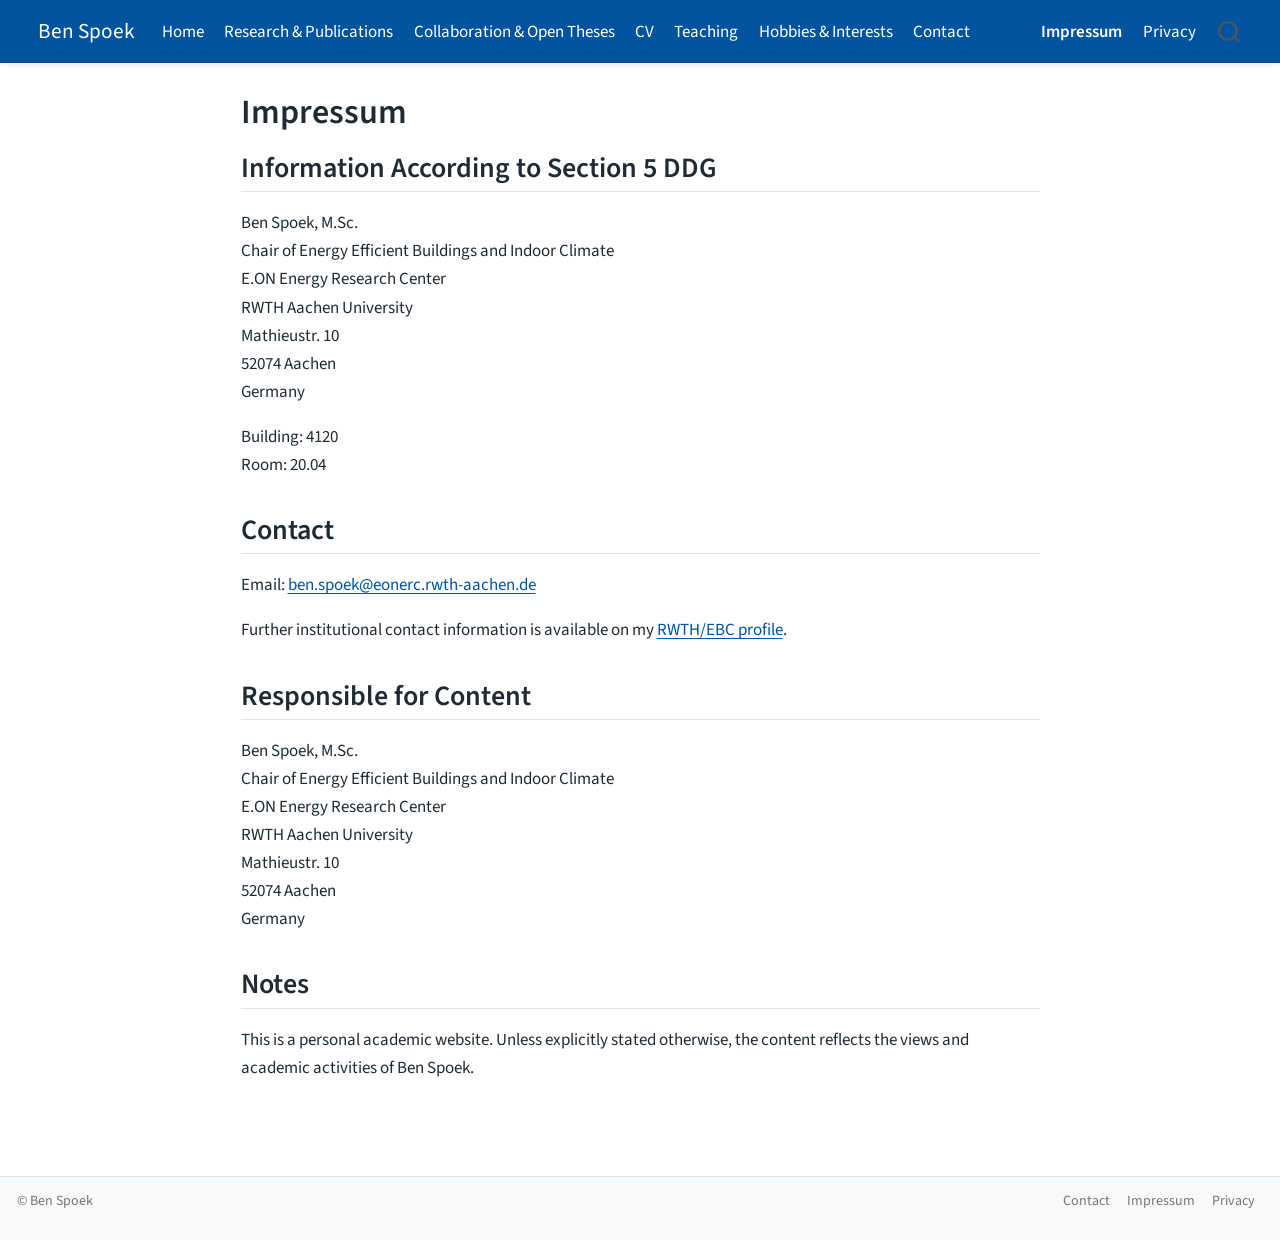
<file: docs/impressum.html>
<!DOCTYPE html>
<html xmlns="http://www.w3.org/1999/xhtml" lang="en" xml:lang="en"><head>

<meta charset="utf-8">
<meta name="generator" content="quarto-1.9.38">

<meta name="viewport" content="width=device-width, initial-scale=1.0, user-scalable=yes">

<meta name="description" content="Legal notice and provider information for the personal academic website of Ben Spoek.">

<title>Impressum – Ben Spoek</title>
<style>
/* Default styles provided by pandoc.
** See https://pandoc.org/MANUAL.html#variables-for-html for config info.
*/
code{white-space: pre-wrap;}
span.smallcaps{font-variant: small-caps;}
div.columns{display: flex; gap: min(4vw, 1.5em);}
div.column{flex: auto; overflow-x: auto;}
div.hanging-indent{margin-left: 1.5em; text-indent: -1.5em;}
ul.task-list{list-style: none;}
ul.task-list li input[type="checkbox"] {
  width: 0.8em;
  margin: 0 0.8em 0.2em -1em; /* quarto-specific, see https://github.com/quarto-dev/quarto-cli/issues/4556 */ 
  vertical-align: middle;
}
</style>


<script src="site_libs/quarto-nav/quarto-nav.js"></script>
<script src="site_libs/quarto-nav/headroom.min.js"></script>
<script src="site_libs/clipboard/clipboard.min.js"></script>
<script src="site_libs/quarto-search/autocomplete.umd.js"></script>
<script src="site_libs/quarto-search/fuse.min.js"></script>
<script src="site_libs/quarto-search/quarto-search.js"></script>
<meta name="quarto:offset" content="./">
<link href="./assets/favicon.svg" rel="icon" type="image/svg+xml">
<script src="site_libs/quarto-html/quarto.js" type="module"></script>
<script src="site_libs/quarto-html/tabsets/tabsets.js" type="module"></script>
<script src="site_libs/quarto-html/popper.min.js"></script>
<script src="site_libs/quarto-html/tippy.umd.min.js"></script>
<script src="site_libs/quarto-html/anchor.min.js"></script>
<link href="site_libs/quarto-html/tippy.css" rel="stylesheet">
<link href="site_libs/quarto-html/quarto-syntax-highlighting-15634bcf2e68342d4ad2dfa704d543f6.css" rel="stylesheet" id="quarto-text-highlighting-styles">
<script src="site_libs/bootstrap/bootstrap.min.js"></script>
<link href="site_libs/bootstrap/bootstrap-icons.css" rel="stylesheet">
<link href="site_libs/bootstrap/bootstrap-a0f9fd0d421825b736dc1bbcbcba2219.min.css" rel="stylesheet" append-hash="true" id="quarto-bootstrap" data-mode="light">
<script id="quarto-search-options" type="application/json">{
  "location": "navbar",
  "copy-button": false,
  "collapse-after": 3,
  "panel-placement": "end",
  "type": "overlay",
  "limit": 50,
  "keyboard-shortcut": [
    "f",
    "/",
    "s"
  ],
  "show-item-context": false,
  "language": {
    "search-no-results-text": "No results",
    "search-matching-documents-text": "matching documents",
    "search-copy-link-title": "Copy link to search",
    "search-hide-matches-text": "Hide additional matches",
    "search-more-match-text": "more match in this document",
    "search-more-matches-text": "more matches in this document",
    "search-clear-button-title": "Clear",
    "search-text-placeholder": "",
    "search-detached-cancel-button-title": "Cancel",
    "search-submit-button-title": "Submit",
    "search-label": "Search"
  }
}</script>


<link rel="stylesheet" href="styles.css">
<link rel="canonical" href="https://benspoek.github.io/impressum.html">
</head>

<body class="nav-fixed fullcontent quarto-light">

<div id="quarto-search-results"></div>
  <header id="quarto-header" class="headroom fixed-top">
    <nav class="navbar navbar-expand-lg " data-bs-theme="dark">
      <div class="navbar-container container-fluid">
      <div class="navbar-brand-container mx-auto">
    <a href="./index.html" class="navbar-brand navbar-brand-logo">
    <img src="./assets/favicon.svg" alt="Ben Spoek" class="navbar-logo light-content">
    <img src="./assets/favicon.svg" alt="Ben Spoek" class="navbar-logo dark-content">
    </a>
    <a class="navbar-brand" href="./index.html">
    <span class="navbar-title">Ben Spoek</span>
    </a>
  </div>
            <div id="quarto-search" class="" title="Search"></div>
          <button class="navbar-toggler" type="button" data-bs-toggle="collapse" data-bs-target="#navbarCollapse" aria-controls="navbarCollapse" role="menu" aria-expanded="false" aria-label="Toggle navigation" onclick="if (window.quartoToggleHeadroom) { window.quartoToggleHeadroom(); }">
  <span class="navbar-toggler-icon"></span>
</button>
          <div class="collapse navbar-collapse" id="navbarCollapse">
            <ul class="navbar-nav navbar-nav-scroll me-auto">
  <li class="nav-item">
    <a class="nav-link" href="./index.html"> 
<span class="menu-text">Home</span></a>
  </li>  
  <li class="nav-item">
    <a class="nav-link" href="./research.html"> 
<span class="menu-text">Research &amp; Publications</span></a>
  </li>  
  <li class="nav-item">
    <a class="nav-link" href="./theses.html"> 
<span class="menu-text">Collaboration &amp; Open Theses</span></a>
  </li>  
  <li class="nav-item">
    <a class="nav-link" href="./cv.html"> 
<span class="menu-text">CV</span></a>
  </li>  
  <li class="nav-item">
    <a class="nav-link" href="./teaching.html"> 
<span class="menu-text">Teaching</span></a>
  </li>  
  <li class="nav-item">
    <a class="nav-link" href="./hobbies.html"> 
<span class="menu-text">Hobbies &amp; Interests</span></a>
  </li>  
  <li class="nav-item">
    <a class="nav-link" href="./contact.html"> 
<span class="menu-text">Contact</span></a>
  </li>  
</ul>
            <ul class="navbar-nav navbar-nav-scroll ms-auto">
  <li class="nav-item">
    <a class="nav-link active" href="./impressum.html" aria-current="page"> 
<span class="menu-text">Impressum</span></a>
  </li>  
  <li class="nav-item">
    <a class="nav-link" href="./privacy.html"> 
<span class="menu-text">Privacy</span></a>
  </li>  
</ul>
          </div> <!-- /navcollapse -->
            <div class="quarto-navbar-tools">
</div>
      </div> <!-- /container-fluid -->
    </nav>
</header>
<!-- content -->
<div id="quarto-content" class="quarto-container page-columns page-rows-contents page-layout-article page-navbar">
<!-- sidebar -->
<!-- margin-sidebar -->
    
<!-- main -->
<main class="content" id="quarto-document-content">

<header id="title-block-header" class="quarto-title-block default">
<div class="quarto-title">
<h1 class="title">Impressum</h1>
</div>



<div class="quarto-title-meta">

    
  
    
  </div>
  


</header>


<section id="information-according-to-section-5-ddg" class="level2">
<h2 class="anchored" data-anchor-id="information-according-to-section-5-ddg">Information According to Section 5 DDG</h2>
<p>Ben Spoek, M.Sc.<br>
Chair of Energy Efficient Buildings and Indoor Climate<br>
E.ON Energy Research Center<br>
RWTH Aachen University<br>
Mathieustr. 10<br>
52074 Aachen<br>
Germany</p>
<p>Building: 4120<br>
Room: 20.04</p>
</section>
<section id="contact" class="level2">
<h2 class="anchored" data-anchor-id="contact">Contact</h2>
<p>Email: <a href="mailto:ben.spoek@eonerc.rwth-aachen.de">ben.spoek@eonerc.rwth-aachen.de</a></p>
<p>Further institutional contact information is available on my <a href="https://www.ebc.eonerc.rwth-aachen.de/cms/e-on-erc-ebc/Das-Institut/Mitarbeiter/Team6/~bmupgv/Ben-Spoek/lidx/1/">RWTH/EBC profile</a>.</p>
</section>
<section id="responsible-for-content" class="level2">
<h2 class="anchored" data-anchor-id="responsible-for-content">Responsible for Content</h2>
<p>Ben Spoek, M.Sc.<br>
Chair of Energy Efficient Buildings and Indoor Climate<br>
E.ON Energy Research Center<br>
RWTH Aachen University<br>
Mathieustr. 10<br>
52074 Aachen<br>
Germany</p>
</section>
<section id="notes" class="level2">
<h2 class="anchored" data-anchor-id="notes">Notes</h2>
<p>This is a personal academic website. Unless explicitly stated otherwise, the content reflects the views and academic activities of Ben Spoek.</p>


</section>

</main> <!-- /main -->
<script id="quarto-html-after-body" type="application/javascript">
  window.document.addEventListener("DOMContentLoaded", function (event) {
    const icon = "";
    const anchorJS = new window.AnchorJS();
    anchorJS.options = {
      placement: 'right',
      icon: icon
    };
    anchorJS.add('.anchored');
    const isCodeAnnotation = (el) => {
      for (const clz of el.classList) {
        if (clz.startsWith('code-annotation-')) {                     
          return true;
        }
      }
      return false;
    }
    const onCopySuccess = function(e) {
      // button target
      const button = e.trigger;
      // don't keep focus
      button.blur();
      // flash "checked"
      button.classList.add('code-copy-button-checked');
      var currentTitle = button.getAttribute("title");
      button.setAttribute("title", "Copied!");
      let tooltip;
      if (window.bootstrap) {
        button.setAttribute("data-bs-toggle", "tooltip");
        button.setAttribute("data-bs-placement", "left");
        button.setAttribute("data-bs-title", "Copied!");
        tooltip = new bootstrap.Tooltip(button, 
          { trigger: "manual", 
            customClass: "code-copy-button-tooltip",
            offset: [0, -8]});
        tooltip.show();    
      }
      setTimeout(function() {
        if (tooltip) {
          tooltip.hide();
          button.removeAttribute("data-bs-title");
          button.removeAttribute("data-bs-toggle");
          button.removeAttribute("data-bs-placement");
        }
        button.setAttribute("title", currentTitle);
        button.classList.remove('code-copy-button-checked');
      }, 1000);
      // clear code selection
      e.clearSelection();
    }
    const getTextToCopy = function(trigger) {
      const outerScaffold = trigger.parentElement.cloneNode(true);
      const codeEl = outerScaffold.querySelector('code');
      for (const childEl of codeEl.children) {
        if (isCodeAnnotation(childEl)) {
          childEl.remove();
        }
      }
      return codeEl.innerText;
    }
    const clipboard = new window.ClipboardJS('.code-copy-button:not([data-in-quarto-modal])', {
      text: getTextToCopy
    });
    clipboard.on('success', onCopySuccess);
    if (window.document.getElementById('quarto-embedded-source-code-modal')) {
      const clipboardModal = new window.ClipboardJS('.code-copy-button[data-in-quarto-modal]', {
        text: getTextToCopy,
        container: window.document.getElementById('quarto-embedded-source-code-modal')
      });
      clipboardModal.on('success', onCopySuccess);
    }
      var localhostRegex = new RegExp(/^(?:http|https):\/\/localhost\:?[0-9]*\//);
      var mailtoRegex = new RegExp(/^mailto:/);
        var filterRegex = new RegExp("https:\/\/benspoek\.github\.io");
      var isInternal = (href) => {
          return filterRegex.test(href) || localhostRegex.test(href) || mailtoRegex.test(href);
      }
      // Inspect non-navigation links and adorn them if external
     var links = window.document.querySelectorAll('a[href]:not(.nav-link):not(.navbar-brand):not(.toc-action):not(.sidebar-link):not(.sidebar-item-toggle):not(.pagination-link):not(.no-external):not([aria-hidden]):not(.dropdown-item):not(.quarto-navigation-tool):not(.about-link)');
      for (var i=0; i<links.length; i++) {
        const link = links[i];
        if (!isInternal(link.href)) {
          // undo the damage that might have been done by quarto-nav.js in the case of
          // links that we want to consider external
          if (link.dataset.originalHref !== undefined) {
            link.href = link.dataset.originalHref;
          }
        }
      }
    function tippyHover(el, contentFn, onTriggerFn, onUntriggerFn) {
      const config = {
        allowHTML: true,
        maxWidth: 500,
        delay: 100,
        arrow: false,
        appendTo: function(el) {
            return el.parentElement;
        },
        interactive: true,
        interactiveBorder: 10,
        theme: 'quarto',
        placement: 'bottom-start',
      };
      if (contentFn) {
        config.content = contentFn;
      }
      if (onTriggerFn) {
        config.onTrigger = onTriggerFn;
      }
      if (onUntriggerFn) {
        config.onUntrigger = onUntriggerFn;
      }
      window.tippy(el, config); 
    }
    const noterefs = window.document.querySelectorAll('a[role="doc-noteref"]');
    for (var i=0; i<noterefs.length; i++) {
      const ref = noterefs[i];
      tippyHover(ref, function() {
        // use id or data attribute instead here
        let href = ref.getAttribute('data-footnote-href') || ref.getAttribute('href');
        try { href = new URL(href).hash; } catch {}
        const id = href.replace(/^#\/?/, "");
        const note = window.document.getElementById(id);
        if (note) {
          return note.innerHTML;
        } else {
          return "";
        }
      });
    }
    const xrefs = window.document.querySelectorAll('a.quarto-xref');
    const processXRef = (id, note) => {
      // Strip column container classes
      const stripColumnClz = (el) => {
        el.classList.remove("page-full", "page-columns");
        if (el.children) {
          for (const child of el.children) {
            stripColumnClz(child);
          }
        }
      }
      stripColumnClz(note)
      if (id === null || id.startsWith('sec-')) {
        // Special case sections, only their first couple elements
        const container = document.createElement("div");
        if (note.children && note.children.length > 2) {
          container.appendChild(note.children[0].cloneNode(true));
          for (let i = 1; i < note.children.length; i++) {
            const child = note.children[i];
            if (child.tagName === "P" && child.innerText === "") {
              continue;
            } else {
              container.appendChild(child.cloneNode(true));
              break;
            }
          }
          if (window.Quarto?.typesetMath) {
            window.Quarto.typesetMath(container);
          }
          return container.innerHTML
        } else {
          if (window.Quarto?.typesetMath) {
            window.Quarto.typesetMath(note);
          }
          return note.innerHTML;
        }
      } else {
        // Remove any anchor links if they are present
        const anchorLink = note.querySelector('a.anchorjs-link');
        if (anchorLink) {
          anchorLink.remove();
        }
        if (window.Quarto?.typesetMath) {
          window.Quarto.typesetMath(note);
        }
        if (note.classList.contains("callout")) {
          return note.outerHTML;
        } else {
          return note.innerHTML;
        }
      }
    }
    for (var i=0; i<xrefs.length; i++) {
      const xref = xrefs[i];
      tippyHover(xref, undefined, function(instance) {
        instance.disable();
        let url = xref.getAttribute('href');
        let hash = undefined; 
        if (url.startsWith('#')) {
          hash = url;
        } else {
          try { hash = new URL(url).hash; } catch {}
        }
        if (hash) {
          const id = hash.replace(/^#\/?/, "");
          const note = window.document.getElementById(id);
          if (note !== null) {
            try {
              const html = processXRef(id, note.cloneNode(true));
              instance.setContent(html);
            } finally {
              instance.enable();
              instance.show();
            }
          } else {
            // See if we can fetch this
            fetch(url.split('#')[0])
            .then(res => res.text())
            .then(html => {
              const parser = new DOMParser();
              const htmlDoc = parser.parseFromString(html, "text/html");
              const note = htmlDoc.getElementById(id);
              if (note !== null) {
                const html = processXRef(id, note);
                instance.setContent(html);
              } 
            }).finally(() => {
              instance.enable();
              instance.show();
            });
          }
        } else {
          // See if we can fetch a full url (with no hash to target)
          // This is a special case and we should probably do some content thinning / targeting
          fetch(url)
          .then(res => res.text())
          .then(html => {
            const parser = new DOMParser();
            const htmlDoc = parser.parseFromString(html, "text/html");
            const note = htmlDoc.querySelector('main.content');
            if (note !== null) {
              // This should only happen for chapter cross references
              // (since there is no id in the URL)
              // remove the first header
              if (note.children.length > 0 && note.children[0].tagName === "HEADER") {
                note.children[0].remove();
              }
              const html = processXRef(null, note);
              instance.setContent(html);
            } 
          }).finally(() => {
            instance.enable();
            instance.show();
          });
        }
      }, function(instance) {
      });
    }
        let selectedAnnoteEl;
        const selectorForAnnotation = ( cell, annotation) => {
          let cellAttr = 'data-code-cell="' + cell + '"';
          let lineAttr = 'data-code-annotation="' +  annotation + '"';
          const selector = 'span[' + cellAttr + '][' + lineAttr + ']';
          return selector;
        }
        const selectCodeLines = (annoteEl) => {
          const doc = window.document;
          const targetCell = annoteEl.getAttribute("data-target-cell");
          const targetAnnotation = annoteEl.getAttribute("data-target-annotation");
          const annoteSpan = window.document.querySelector(selectorForAnnotation(targetCell, targetAnnotation));
          const lines = annoteSpan.getAttribute("data-code-lines").split(",");
          const lineIds = lines.map((line) => {
            return targetCell + "-" + line;
          })
          let top = null;
          let height = null;
          let parent = null;
          if (lineIds.length > 0) {
              //compute the position of the single el (top and bottom and make a div)
              const el = window.document.getElementById(lineIds[0]);
              top = el.offsetTop;
              height = el.offsetHeight;
              parent = el.parentElement.parentElement;
            if (lineIds.length > 1) {
              const lastEl = window.document.getElementById(lineIds[lineIds.length - 1]);
              const bottom = lastEl.offsetTop + lastEl.offsetHeight;
              height = bottom - top;
            }
            if (top !== null && height !== null && parent !== null) {
              // cook up a div (if necessary) and position it 
              let div = window.document.getElementById("code-annotation-line-highlight");
              if (div === null) {
                div = window.document.createElement("div");
                div.setAttribute("id", "code-annotation-line-highlight");
                div.style.position = 'absolute';
                parent.appendChild(div);
              }
              div.style.top = top - 2 + "px";
              div.style.height = height + 4 + "px";
              div.style.left = 0;
              let gutterDiv = window.document.getElementById("code-annotation-line-highlight-gutter");
              if (gutterDiv === null) {
                gutterDiv = window.document.createElement("div");
                gutterDiv.setAttribute("id", "code-annotation-line-highlight-gutter");
                gutterDiv.style.position = 'absolute';
                const codeCell = window.document.getElementById(targetCell);
                const gutter = codeCell.querySelector('.code-annotation-gutter');
                gutter.appendChild(gutterDiv);
              }
              gutterDiv.style.top = top - 2 + "px";
              gutterDiv.style.height = height + 4 + "px";
            }
            selectedAnnoteEl = annoteEl;
          }
        };
        const unselectCodeLines = () => {
          const elementsIds = ["code-annotation-line-highlight", "code-annotation-line-highlight-gutter"];
          elementsIds.forEach((elId) => {
            const div = window.document.getElementById(elId);
            if (div) {
              div.remove();
            }
          });
          selectedAnnoteEl = undefined;
        };
          // Handle positioning of the toggle
      window.addEventListener(
        "resize",
        throttle(() => {
          elRect = undefined;
          if (selectedAnnoteEl) {
            selectCodeLines(selectedAnnoteEl);
          }
        }, 10)
      );
      function throttle(fn, ms) {
      let throttle = false;
      let timer;
        return (...args) => {
          if(!throttle) { // first call gets through
              fn.apply(this, args);
              throttle = true;
          } else { // all the others get throttled
              if(timer) clearTimeout(timer); // cancel #2
              timer = setTimeout(() => {
                fn.apply(this, args);
                timer = throttle = false;
              }, ms);
          }
        };
      }
        // Attach click handler to the DT
        const annoteDls = window.document.querySelectorAll('dt[data-target-cell]');
        for (const annoteDlNode of annoteDls) {
          annoteDlNode.addEventListener('click', (event) => {
            const clickedEl = event.target;
            if (clickedEl !== selectedAnnoteEl) {
              unselectCodeLines();
              const activeEl = window.document.querySelector('dt[data-target-cell].code-annotation-active');
              if (activeEl) {
                activeEl.classList.remove('code-annotation-active');
              }
              selectCodeLines(clickedEl);
              clickedEl.classList.add('code-annotation-active');
            } else {
              // Unselect the line
              unselectCodeLines();
              clickedEl.classList.remove('code-annotation-active');
            }
          });
        }
    const findCites = (el) => {
      const parentEl = el.parentElement;
      if (parentEl) {
        const cites = parentEl.dataset.cites;
        if (cites) {
          return {
            el,
            cites: cites.split(' ')
          };
        } else {
          return findCites(el.parentElement)
        }
      } else {
        return undefined;
      }
    };
    var bibliorefs = window.document.querySelectorAll('a[role="doc-biblioref"]');
    for (var i=0; i<bibliorefs.length; i++) {
      const ref = bibliorefs[i];
      const citeInfo = findCites(ref);
      if (citeInfo) {
        tippyHover(citeInfo.el, function() {
          var popup = window.document.createElement('div');
          citeInfo.cites.forEach(function(cite) {
            var citeDiv = window.document.createElement('div');
            citeDiv.classList.add('hanging-indent');
            citeDiv.classList.add('csl-entry');
            var biblioDiv = window.document.getElementById('ref-' + cite);
            if (biblioDiv) {
              citeDiv.innerHTML = biblioDiv.innerHTML;
            }
            popup.appendChild(citeDiv);
          });
          return popup.innerHTML;
        });
      }
    }
  });
  </script>
</div> <!-- /content -->
<footer class="footer">
  <div class="nav-footer">
    <div class="nav-footer-left">
<p>© Ben Spoek</p>
</div>   
    <div class="nav-footer-center">
      &nbsp;
    </div>
    <div class="nav-footer-right">
      <ul class="footer-items list-unstyled">
    <li class="nav-item">
    <a class="nav-link" href="./contact.html">
<p>Contact</p>
</a>
  </li>  
    <li class="nav-item">
    <a class="nav-link" href="./impressum.html">
<p>Impressum</p>
</a>
  </li>  
    <li class="nav-item">
    <a class="nav-link" href="./privacy.html">
<p>Privacy</p>
</a>
  </li>  
</ul>
    </div>
  </div>
</footer>




</body></html>
</file>
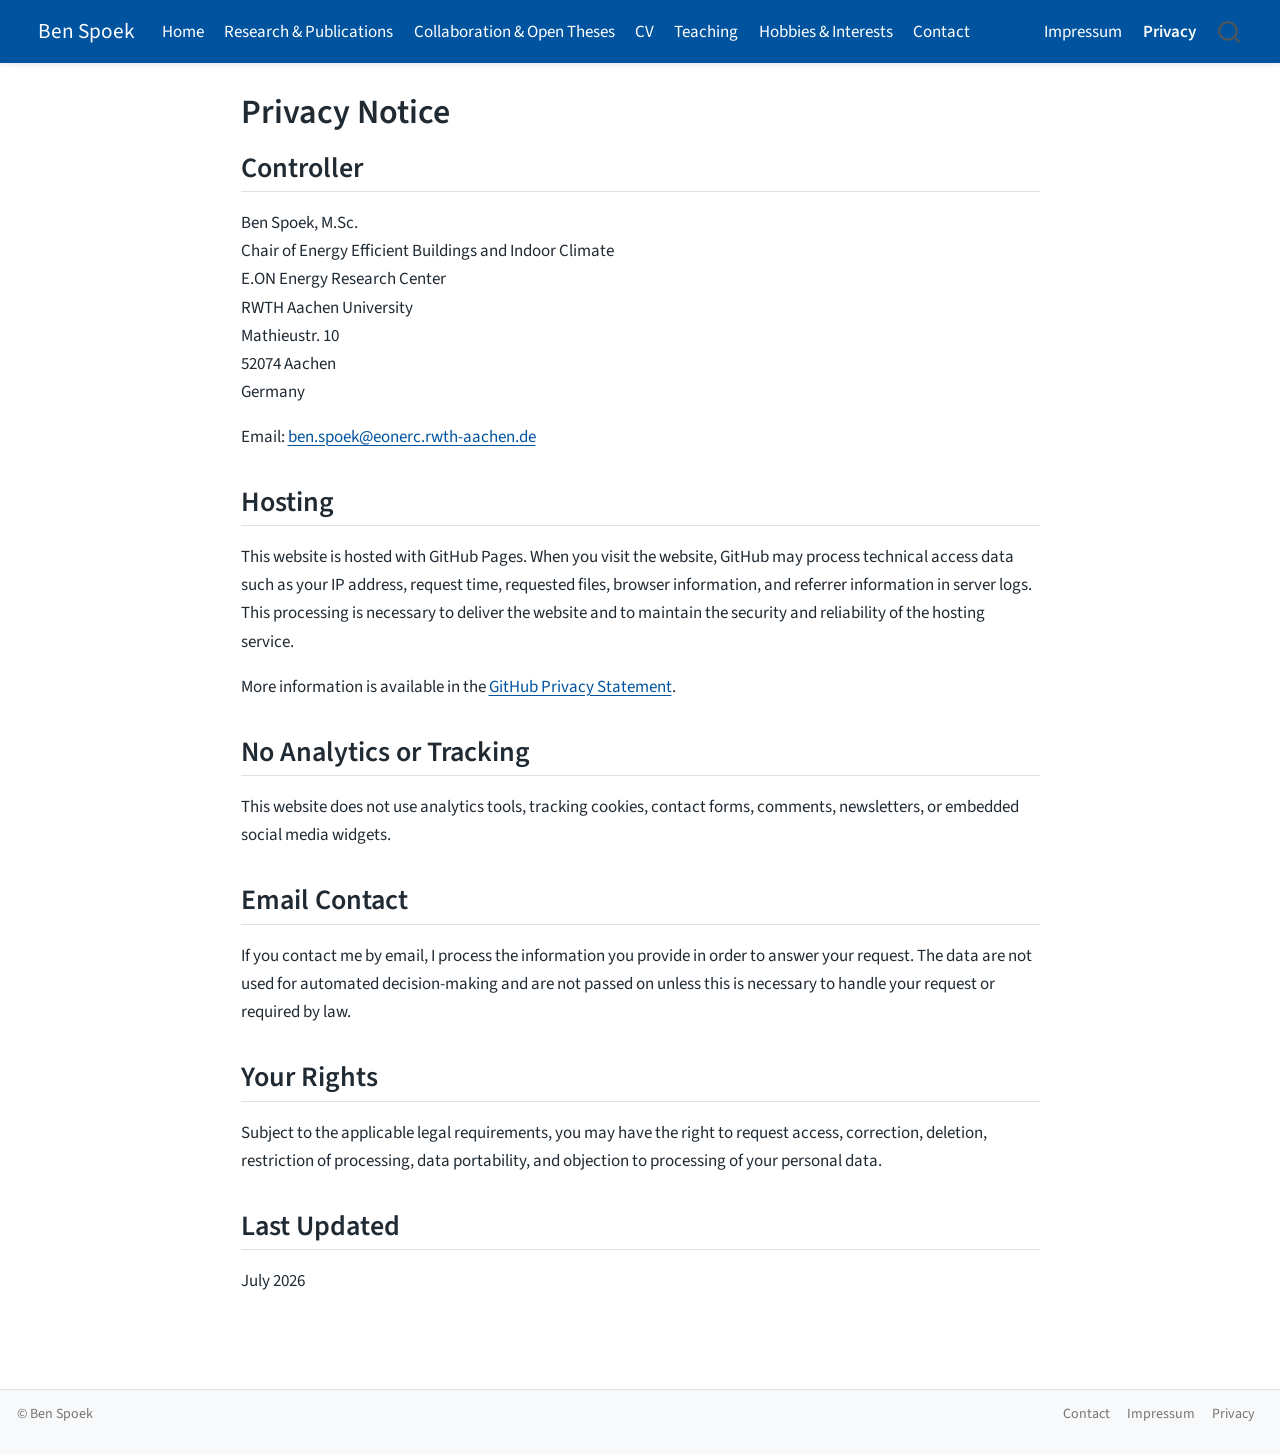
<file: docs/privacy.html>
<!DOCTYPE html>
<html xmlns="http://www.w3.org/1999/xhtml" lang="en" xml:lang="en"><head>

<meta charset="utf-8">
<meta name="generator" content="quarto-1.9.38">

<meta name="viewport" content="width=device-width, initial-scale=1.0, user-scalable=yes">

<meta name="description" content="Privacy notice for the personal academic website of Ben Spoek hosted through GitHub Pages.">

<title>Privacy Notice – Ben Spoek</title>
<style>
/* Default styles provided by pandoc.
** See https://pandoc.org/MANUAL.html#variables-for-html for config info.
*/
code{white-space: pre-wrap;}
span.smallcaps{font-variant: small-caps;}
div.columns{display: flex; gap: min(4vw, 1.5em);}
div.column{flex: auto; overflow-x: auto;}
div.hanging-indent{margin-left: 1.5em; text-indent: -1.5em;}
ul.task-list{list-style: none;}
ul.task-list li input[type="checkbox"] {
  width: 0.8em;
  margin: 0 0.8em 0.2em -1em; /* quarto-specific, see https://github.com/quarto-dev/quarto-cli/issues/4556 */ 
  vertical-align: middle;
}
</style>


<script src="site_libs/quarto-nav/quarto-nav.js"></script>
<script src="site_libs/quarto-nav/headroom.min.js"></script>
<script src="site_libs/clipboard/clipboard.min.js"></script>
<script src="site_libs/quarto-search/autocomplete.umd.js"></script>
<script src="site_libs/quarto-search/fuse.min.js"></script>
<script src="site_libs/quarto-search/quarto-search.js"></script>
<meta name="quarto:offset" content="./">
<link href="./assets/favicon.svg" rel="icon" type="image/svg+xml">
<script src="site_libs/quarto-html/quarto.js" type="module"></script>
<script src="site_libs/quarto-html/tabsets/tabsets.js" type="module"></script>
<script src="site_libs/quarto-html/popper.min.js"></script>
<script src="site_libs/quarto-html/tippy.umd.min.js"></script>
<script src="site_libs/quarto-html/anchor.min.js"></script>
<link href="site_libs/quarto-html/tippy.css" rel="stylesheet">
<link href="site_libs/quarto-html/quarto-syntax-highlighting-15634bcf2e68342d4ad2dfa704d543f6.css" rel="stylesheet" id="quarto-text-highlighting-styles">
<script src="site_libs/bootstrap/bootstrap.min.js"></script>
<link href="site_libs/bootstrap/bootstrap-icons.css" rel="stylesheet">
<link href="site_libs/bootstrap/bootstrap-a0f9fd0d421825b736dc1bbcbcba2219.min.css" rel="stylesheet" append-hash="true" id="quarto-bootstrap" data-mode="light">
<script id="quarto-search-options" type="application/json">{
  "location": "navbar",
  "copy-button": false,
  "collapse-after": 3,
  "panel-placement": "end",
  "type": "overlay",
  "limit": 50,
  "keyboard-shortcut": [
    "f",
    "/",
    "s"
  ],
  "show-item-context": false,
  "language": {
    "search-no-results-text": "No results",
    "search-matching-documents-text": "matching documents",
    "search-copy-link-title": "Copy link to search",
    "search-hide-matches-text": "Hide additional matches",
    "search-more-match-text": "more match in this document",
    "search-more-matches-text": "more matches in this document",
    "search-clear-button-title": "Clear",
    "search-text-placeholder": "",
    "search-detached-cancel-button-title": "Cancel",
    "search-submit-button-title": "Submit",
    "search-label": "Search"
  }
}</script>


<link rel="stylesheet" href="styles.css">
<link rel="canonical" href="https://benspoek.github.io/privacy.html">
</head>

<body class="nav-fixed fullcontent quarto-light">

<div id="quarto-search-results"></div>
  <header id="quarto-header" class="headroom fixed-top">
    <nav class="navbar navbar-expand-lg " data-bs-theme="dark">
      <div class="navbar-container container-fluid">
      <div class="navbar-brand-container mx-auto">
    <a href="./index.html" class="navbar-brand navbar-brand-logo">
    <img src="./assets/favicon.svg" alt="Ben Spoek" class="navbar-logo light-content">
    <img src="./assets/favicon.svg" alt="Ben Spoek" class="navbar-logo dark-content">
    </a>
    <a class="navbar-brand" href="./index.html">
    <span class="navbar-title">Ben Spoek</span>
    </a>
  </div>
            <div id="quarto-search" class="" title="Search"></div>
          <button class="navbar-toggler" type="button" data-bs-toggle="collapse" data-bs-target="#navbarCollapse" aria-controls="navbarCollapse" role="menu" aria-expanded="false" aria-label="Toggle navigation" onclick="if (window.quartoToggleHeadroom) { window.quartoToggleHeadroom(); }">
  <span class="navbar-toggler-icon"></span>
</button>
          <div class="collapse navbar-collapse" id="navbarCollapse">
            <ul class="navbar-nav navbar-nav-scroll me-auto">
  <li class="nav-item">
    <a class="nav-link" href="./index.html"> 
<span class="menu-text">Home</span></a>
  </li>  
  <li class="nav-item">
    <a class="nav-link" href="./research.html"> 
<span class="menu-text">Research &amp; Publications</span></a>
  </li>  
  <li class="nav-item">
    <a class="nav-link" href="./theses.html"> 
<span class="menu-text">Collaboration &amp; Open Theses</span></a>
  </li>  
  <li class="nav-item">
    <a class="nav-link" href="./cv.html"> 
<span class="menu-text">CV</span></a>
  </li>  
  <li class="nav-item">
    <a class="nav-link" href="./teaching.html"> 
<span class="menu-text">Teaching</span></a>
  </li>  
  <li class="nav-item">
    <a class="nav-link" href="./hobbies.html"> 
<span class="menu-text">Hobbies &amp; Interests</span></a>
  </li>  
  <li class="nav-item">
    <a class="nav-link" href="./contact.html"> 
<span class="menu-text">Contact</span></a>
  </li>  
</ul>
            <ul class="navbar-nav navbar-nav-scroll ms-auto">
  <li class="nav-item">
    <a class="nav-link" href="./impressum.html"> 
<span class="menu-text">Impressum</span></a>
  </li>  
  <li class="nav-item">
    <a class="nav-link active" href="./privacy.html" aria-current="page"> 
<span class="menu-text">Privacy</span></a>
  </li>  
</ul>
          </div> <!-- /navcollapse -->
            <div class="quarto-navbar-tools">
</div>
      </div> <!-- /container-fluid -->
    </nav>
</header>
<!-- content -->
<div id="quarto-content" class="quarto-container page-columns page-rows-contents page-layout-article page-navbar">
<!-- sidebar -->
<!-- margin-sidebar -->
    
<!-- main -->
<main class="content" id="quarto-document-content">

<header id="title-block-header" class="quarto-title-block default">
<div class="quarto-title">
<h1 class="title">Privacy Notice</h1>
</div>



<div class="quarto-title-meta">

    
  
    
  </div>
  


</header>


<section id="controller" class="level2">
<h2 class="anchored" data-anchor-id="controller">Controller</h2>
<p>Ben Spoek, M.Sc.<br>
Chair of Energy Efficient Buildings and Indoor Climate<br>
E.ON Energy Research Center<br>
RWTH Aachen University<br>
Mathieustr. 10<br>
52074 Aachen<br>
Germany</p>
<p>Email: <a href="mailto:ben.spoek@eonerc.rwth-aachen.de">ben.spoek@eonerc.rwth-aachen.de</a></p>
</section>
<section id="hosting" class="level2">
<h2 class="anchored" data-anchor-id="hosting">Hosting</h2>
<p>This website is hosted with GitHub Pages. When you visit the website, GitHub may process technical access data such as your IP address, request time, requested files, browser information, and referrer information in server logs. This processing is necessary to deliver the website and to maintain the security and reliability of the hosting service.</p>
<p>More information is available in the <a href="https://docs.github.com/en/site-policy/privacy-policies/github-general-privacy-statement">GitHub Privacy Statement</a>.</p>
</section>
<section id="no-analytics-or-tracking" class="level2">
<h2 class="anchored" data-anchor-id="no-analytics-or-tracking">No Analytics or Tracking</h2>
<p>This website does not use analytics tools, tracking cookies, contact forms, comments, newsletters, or embedded social media widgets.</p>
</section>
<section id="email-contact" class="level2">
<h2 class="anchored" data-anchor-id="email-contact">Email Contact</h2>
<p>If you contact me by email, I process the information you provide in order to answer your request. The data are not used for automated decision-making and are not passed on unless this is necessary to handle your request or required by law.</p>
</section>
<section id="your-rights" class="level2">
<h2 class="anchored" data-anchor-id="your-rights">Your Rights</h2>
<p>Subject to the applicable legal requirements, you may have the right to request access, correction, deletion, restriction of processing, data portability, and objection to processing of your personal data.</p>
</section>
<section id="last-updated" class="level2">
<h2 class="anchored" data-anchor-id="last-updated">Last Updated</h2>
<p>July 2026</p>


</section>

</main> <!-- /main -->
<script id="quarto-html-after-body" type="application/javascript">
  window.document.addEventListener("DOMContentLoaded", function (event) {
    const icon = "";
    const anchorJS = new window.AnchorJS();
    anchorJS.options = {
      placement: 'right',
      icon: icon
    };
    anchorJS.add('.anchored');
    const isCodeAnnotation = (el) => {
      for (const clz of el.classList) {
        if (clz.startsWith('code-annotation-')) {                     
          return true;
        }
      }
      return false;
    }
    const onCopySuccess = function(e) {
      // button target
      const button = e.trigger;
      // don't keep focus
      button.blur();
      // flash "checked"
      button.classList.add('code-copy-button-checked');
      var currentTitle = button.getAttribute("title");
      button.setAttribute("title", "Copied!");
      let tooltip;
      if (window.bootstrap) {
        button.setAttribute("data-bs-toggle", "tooltip");
        button.setAttribute("data-bs-placement", "left");
        button.setAttribute("data-bs-title", "Copied!");
        tooltip = new bootstrap.Tooltip(button, 
          { trigger: "manual", 
            customClass: "code-copy-button-tooltip",
            offset: [0, -8]});
        tooltip.show();    
      }
      setTimeout(function() {
        if (tooltip) {
          tooltip.hide();
          button.removeAttribute("data-bs-title");
          button.removeAttribute("data-bs-toggle");
          button.removeAttribute("data-bs-placement");
        }
        button.setAttribute("title", currentTitle);
        button.classList.remove('code-copy-button-checked');
      }, 1000);
      // clear code selection
      e.clearSelection();
    }
    const getTextToCopy = function(trigger) {
      const outerScaffold = trigger.parentElement.cloneNode(true);
      const codeEl = outerScaffold.querySelector('code');
      for (const childEl of codeEl.children) {
        if (isCodeAnnotation(childEl)) {
          childEl.remove();
        }
      }
      return codeEl.innerText;
    }
    const clipboard = new window.ClipboardJS('.code-copy-button:not([data-in-quarto-modal])', {
      text: getTextToCopy
    });
    clipboard.on('success', onCopySuccess);
    if (window.document.getElementById('quarto-embedded-source-code-modal')) {
      const clipboardModal = new window.ClipboardJS('.code-copy-button[data-in-quarto-modal]', {
        text: getTextToCopy,
        container: window.document.getElementById('quarto-embedded-source-code-modal')
      });
      clipboardModal.on('success', onCopySuccess);
    }
      var localhostRegex = new RegExp(/^(?:http|https):\/\/localhost\:?[0-9]*\//);
      var mailtoRegex = new RegExp(/^mailto:/);
        var filterRegex = new RegExp("https:\/\/benspoek\.github\.io");
      var isInternal = (href) => {
          return filterRegex.test(href) || localhostRegex.test(href) || mailtoRegex.test(href);
      }
      // Inspect non-navigation links and adorn them if external
     var links = window.document.querySelectorAll('a[href]:not(.nav-link):not(.navbar-brand):not(.toc-action):not(.sidebar-link):not(.sidebar-item-toggle):not(.pagination-link):not(.no-external):not([aria-hidden]):not(.dropdown-item):not(.quarto-navigation-tool):not(.about-link)');
      for (var i=0; i<links.length; i++) {
        const link = links[i];
        if (!isInternal(link.href)) {
          // undo the damage that might have been done by quarto-nav.js in the case of
          // links that we want to consider external
          if (link.dataset.originalHref !== undefined) {
            link.href = link.dataset.originalHref;
          }
        }
      }
    function tippyHover(el, contentFn, onTriggerFn, onUntriggerFn) {
      const config = {
        allowHTML: true,
        maxWidth: 500,
        delay: 100,
        arrow: false,
        appendTo: function(el) {
            return el.parentElement;
        },
        interactive: true,
        interactiveBorder: 10,
        theme: 'quarto',
        placement: 'bottom-start',
      };
      if (contentFn) {
        config.content = contentFn;
      }
      if (onTriggerFn) {
        config.onTrigger = onTriggerFn;
      }
      if (onUntriggerFn) {
        config.onUntrigger = onUntriggerFn;
      }
      window.tippy(el, config); 
    }
    const noterefs = window.document.querySelectorAll('a[role="doc-noteref"]');
    for (var i=0; i<noterefs.length; i++) {
      const ref = noterefs[i];
      tippyHover(ref, function() {
        // use id or data attribute instead here
        let href = ref.getAttribute('data-footnote-href') || ref.getAttribute('href');
        try { href = new URL(href).hash; } catch {}
        const id = href.replace(/^#\/?/, "");
        const note = window.document.getElementById(id);
        if (note) {
          return note.innerHTML;
        } else {
          return "";
        }
      });
    }
    const xrefs = window.document.querySelectorAll('a.quarto-xref');
    const processXRef = (id, note) => {
      // Strip column container classes
      const stripColumnClz = (el) => {
        el.classList.remove("page-full", "page-columns");
        if (el.children) {
          for (const child of el.children) {
            stripColumnClz(child);
          }
        }
      }
      stripColumnClz(note)
      if (id === null || id.startsWith('sec-')) {
        // Special case sections, only their first couple elements
        const container = document.createElement("div");
        if (note.children && note.children.length > 2) {
          container.appendChild(note.children[0].cloneNode(true));
          for (let i = 1; i < note.children.length; i++) {
            const child = note.children[i];
            if (child.tagName === "P" && child.innerText === "") {
              continue;
            } else {
              container.appendChild(child.cloneNode(true));
              break;
            }
          }
          if (window.Quarto?.typesetMath) {
            window.Quarto.typesetMath(container);
          }
          return container.innerHTML
        } else {
          if (window.Quarto?.typesetMath) {
            window.Quarto.typesetMath(note);
          }
          return note.innerHTML;
        }
      } else {
        // Remove any anchor links if they are present
        const anchorLink = note.querySelector('a.anchorjs-link');
        if (anchorLink) {
          anchorLink.remove();
        }
        if (window.Quarto?.typesetMath) {
          window.Quarto.typesetMath(note);
        }
        if (note.classList.contains("callout")) {
          return note.outerHTML;
        } else {
          return note.innerHTML;
        }
      }
    }
    for (var i=0; i<xrefs.length; i++) {
      const xref = xrefs[i];
      tippyHover(xref, undefined, function(instance) {
        instance.disable();
        let url = xref.getAttribute('href');
        let hash = undefined; 
        if (url.startsWith('#')) {
          hash = url;
        } else {
          try { hash = new URL(url).hash; } catch {}
        }
        if (hash) {
          const id = hash.replace(/^#\/?/, "");
          const note = window.document.getElementById(id);
          if (note !== null) {
            try {
              const html = processXRef(id, note.cloneNode(true));
              instance.setContent(html);
            } finally {
              instance.enable();
              instance.show();
            }
          } else {
            // See if we can fetch this
            fetch(url.split('#')[0])
            .then(res => res.text())
            .then(html => {
              const parser = new DOMParser();
              const htmlDoc = parser.parseFromString(html, "text/html");
              const note = htmlDoc.getElementById(id);
              if (note !== null) {
                const html = processXRef(id, note);
                instance.setContent(html);
              } 
            }).finally(() => {
              instance.enable();
              instance.show();
            });
          }
        } else {
          // See if we can fetch a full url (with no hash to target)
          // This is a special case and we should probably do some content thinning / targeting
          fetch(url)
          .then(res => res.text())
          .then(html => {
            const parser = new DOMParser();
            const htmlDoc = parser.parseFromString(html, "text/html");
            const note = htmlDoc.querySelector('main.content');
            if (note !== null) {
              // This should only happen for chapter cross references
              // (since there is no id in the URL)
              // remove the first header
              if (note.children.length > 0 && note.children[0].tagName === "HEADER") {
                note.children[0].remove();
              }
              const html = processXRef(null, note);
              instance.setContent(html);
            } 
          }).finally(() => {
            instance.enable();
            instance.show();
          });
        }
      }, function(instance) {
      });
    }
        let selectedAnnoteEl;
        const selectorForAnnotation = ( cell, annotation) => {
          let cellAttr = 'data-code-cell="' + cell + '"';
          let lineAttr = 'data-code-annotation="' +  annotation + '"';
          const selector = 'span[' + cellAttr + '][' + lineAttr + ']';
          return selector;
        }
        const selectCodeLines = (annoteEl) => {
          const doc = window.document;
          const targetCell = annoteEl.getAttribute("data-target-cell");
          const targetAnnotation = annoteEl.getAttribute("data-target-annotation");
          const annoteSpan = window.document.querySelector(selectorForAnnotation(targetCell, targetAnnotation));
          const lines = annoteSpan.getAttribute("data-code-lines").split(",");
          const lineIds = lines.map((line) => {
            return targetCell + "-" + line;
          })
          let top = null;
          let height = null;
          let parent = null;
          if (lineIds.length > 0) {
              //compute the position of the single el (top and bottom and make a div)
              const el = window.document.getElementById(lineIds[0]);
              top = el.offsetTop;
              height = el.offsetHeight;
              parent = el.parentElement.parentElement;
            if (lineIds.length > 1) {
              const lastEl = window.document.getElementById(lineIds[lineIds.length - 1]);
              const bottom = lastEl.offsetTop + lastEl.offsetHeight;
              height = bottom - top;
            }
            if (top !== null && height !== null && parent !== null) {
              // cook up a div (if necessary) and position it 
              let div = window.document.getElementById("code-annotation-line-highlight");
              if (div === null) {
                div = window.document.createElement("div");
                div.setAttribute("id", "code-annotation-line-highlight");
                div.style.position = 'absolute';
                parent.appendChild(div);
              }
              div.style.top = top - 2 + "px";
              div.style.height = height + 4 + "px";
              div.style.left = 0;
              let gutterDiv = window.document.getElementById("code-annotation-line-highlight-gutter");
              if (gutterDiv === null) {
                gutterDiv = window.document.createElement("div");
                gutterDiv.setAttribute("id", "code-annotation-line-highlight-gutter");
                gutterDiv.style.position = 'absolute';
                const codeCell = window.document.getElementById(targetCell);
                const gutter = codeCell.querySelector('.code-annotation-gutter');
                gutter.appendChild(gutterDiv);
              }
              gutterDiv.style.top = top - 2 + "px";
              gutterDiv.style.height = height + 4 + "px";
            }
            selectedAnnoteEl = annoteEl;
          }
        };
        const unselectCodeLines = () => {
          const elementsIds = ["code-annotation-line-highlight", "code-annotation-line-highlight-gutter"];
          elementsIds.forEach((elId) => {
            const div = window.document.getElementById(elId);
            if (div) {
              div.remove();
            }
          });
          selectedAnnoteEl = undefined;
        };
          // Handle positioning of the toggle
      window.addEventListener(
        "resize",
        throttle(() => {
          elRect = undefined;
          if (selectedAnnoteEl) {
            selectCodeLines(selectedAnnoteEl);
          }
        }, 10)
      );
      function throttle(fn, ms) {
      let throttle = false;
      let timer;
        return (...args) => {
          if(!throttle) { // first call gets through
              fn.apply(this, args);
              throttle = true;
          } else { // all the others get throttled
              if(timer) clearTimeout(timer); // cancel #2
              timer = setTimeout(() => {
                fn.apply(this, args);
                timer = throttle = false;
              }, ms);
          }
        };
      }
        // Attach click handler to the DT
        const annoteDls = window.document.querySelectorAll('dt[data-target-cell]');
        for (const annoteDlNode of annoteDls) {
          annoteDlNode.addEventListener('click', (event) => {
            const clickedEl = event.target;
            if (clickedEl !== selectedAnnoteEl) {
              unselectCodeLines();
              const activeEl = window.document.querySelector('dt[data-target-cell].code-annotation-active');
              if (activeEl) {
                activeEl.classList.remove('code-annotation-active');
              }
              selectCodeLines(clickedEl);
              clickedEl.classList.add('code-annotation-active');
            } else {
              // Unselect the line
              unselectCodeLines();
              clickedEl.classList.remove('code-annotation-active');
            }
          });
        }
    const findCites = (el) => {
      const parentEl = el.parentElement;
      if (parentEl) {
        const cites = parentEl.dataset.cites;
        if (cites) {
          return {
            el,
            cites: cites.split(' ')
          };
        } else {
          return findCites(el.parentElement)
        }
      } else {
        return undefined;
      }
    };
    var bibliorefs = window.document.querySelectorAll('a[role="doc-biblioref"]');
    for (var i=0; i<bibliorefs.length; i++) {
      const ref = bibliorefs[i];
      const citeInfo = findCites(ref);
      if (citeInfo) {
        tippyHover(citeInfo.el, function() {
          var popup = window.document.createElement('div');
          citeInfo.cites.forEach(function(cite) {
            var citeDiv = window.document.createElement('div');
            citeDiv.classList.add('hanging-indent');
            citeDiv.classList.add('csl-entry');
            var biblioDiv = window.document.getElementById('ref-' + cite);
            if (biblioDiv) {
              citeDiv.innerHTML = biblioDiv.innerHTML;
            }
            popup.appendChild(citeDiv);
          });
          return popup.innerHTML;
        });
      }
    }
  });
  </script>
</div> <!-- /content -->
<footer class="footer">
  <div class="nav-footer">
    <div class="nav-footer-left">
<p>© Ben Spoek</p>
</div>   
    <div class="nav-footer-center">
      &nbsp;
    </div>
    <div class="nav-footer-right">
      <ul class="footer-items list-unstyled">
    <li class="nav-item">
    <a class="nav-link" href="./contact.html">
<p>Contact</p>
</a>
  </li>  
    <li class="nav-item">
    <a class="nav-link" href="./impressum.html">
<p>Impressum</p>
</a>
  </li>  
    <li class="nav-item">
    <a class="nav-link" href="./privacy.html">
<p>Privacy</p>
</a>
  </li>  
</ul>
    </div>
  </div>
</footer>




</body></html>
</file>
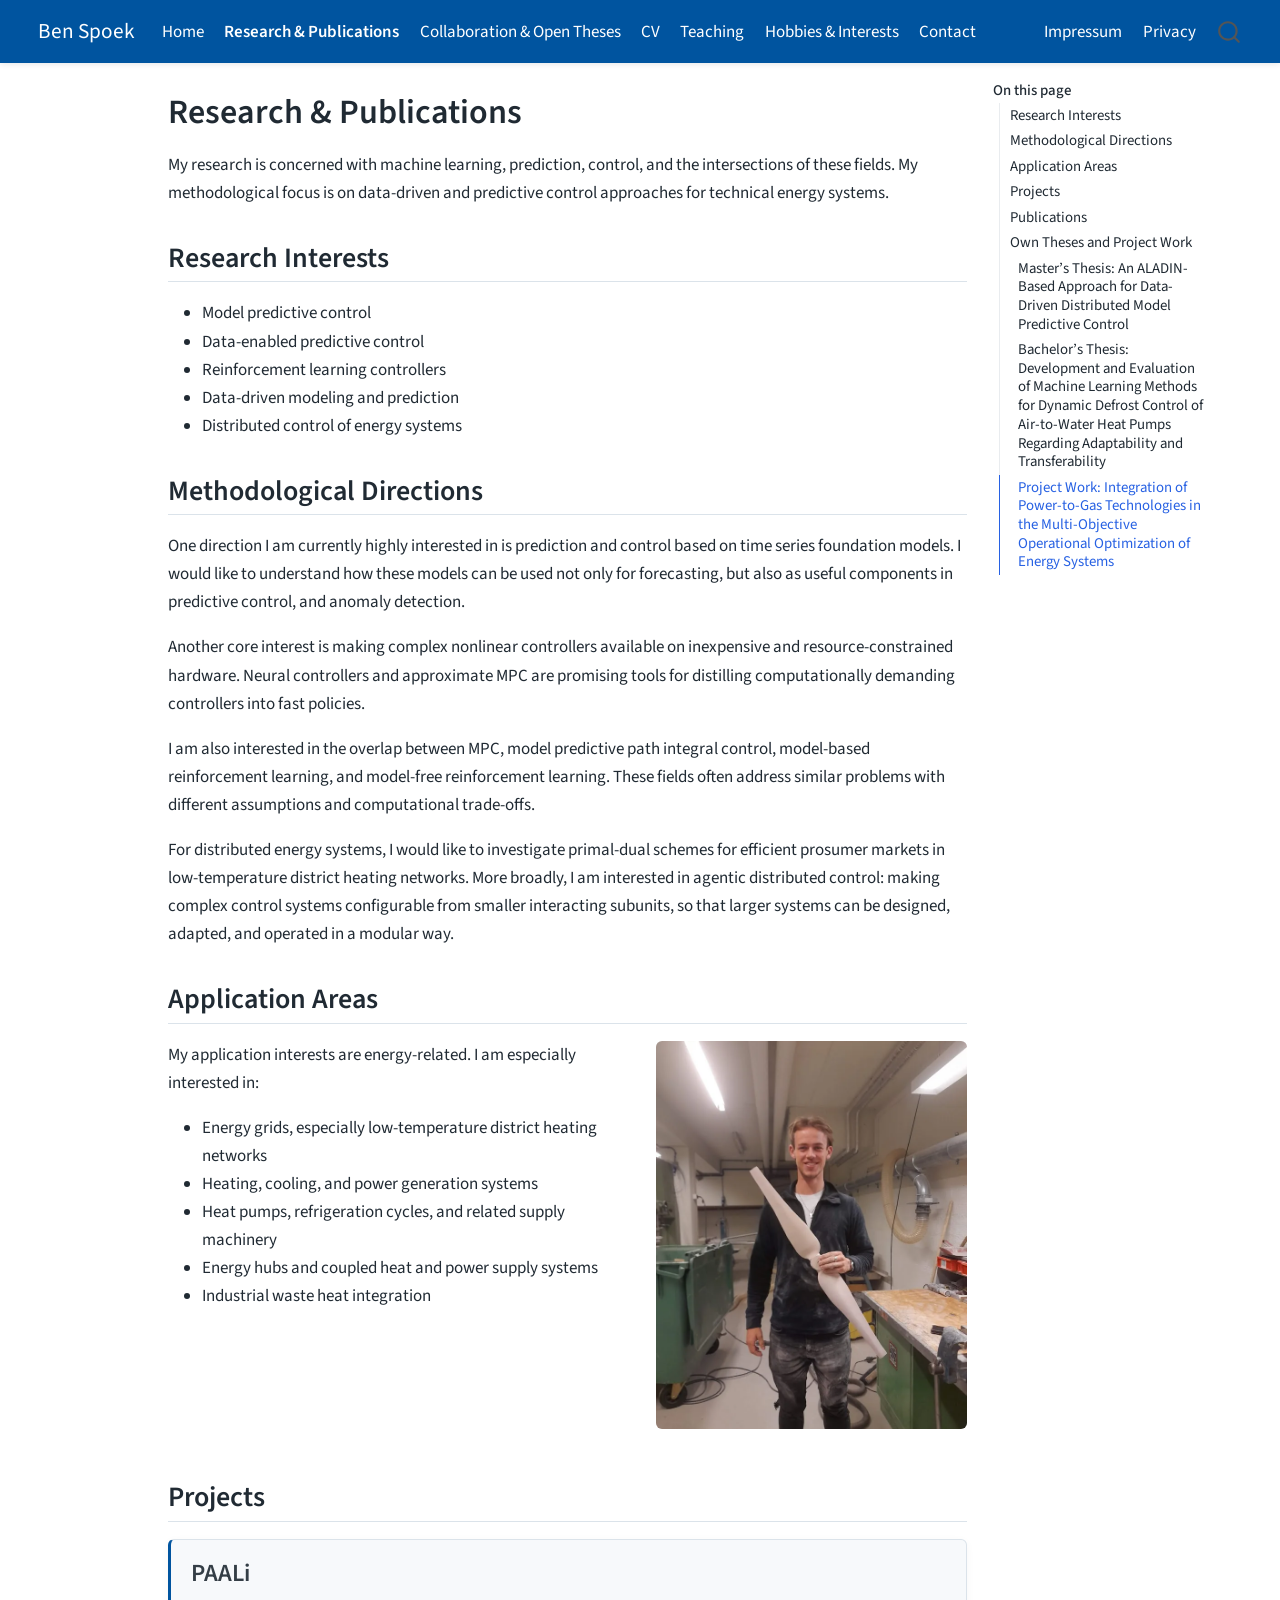
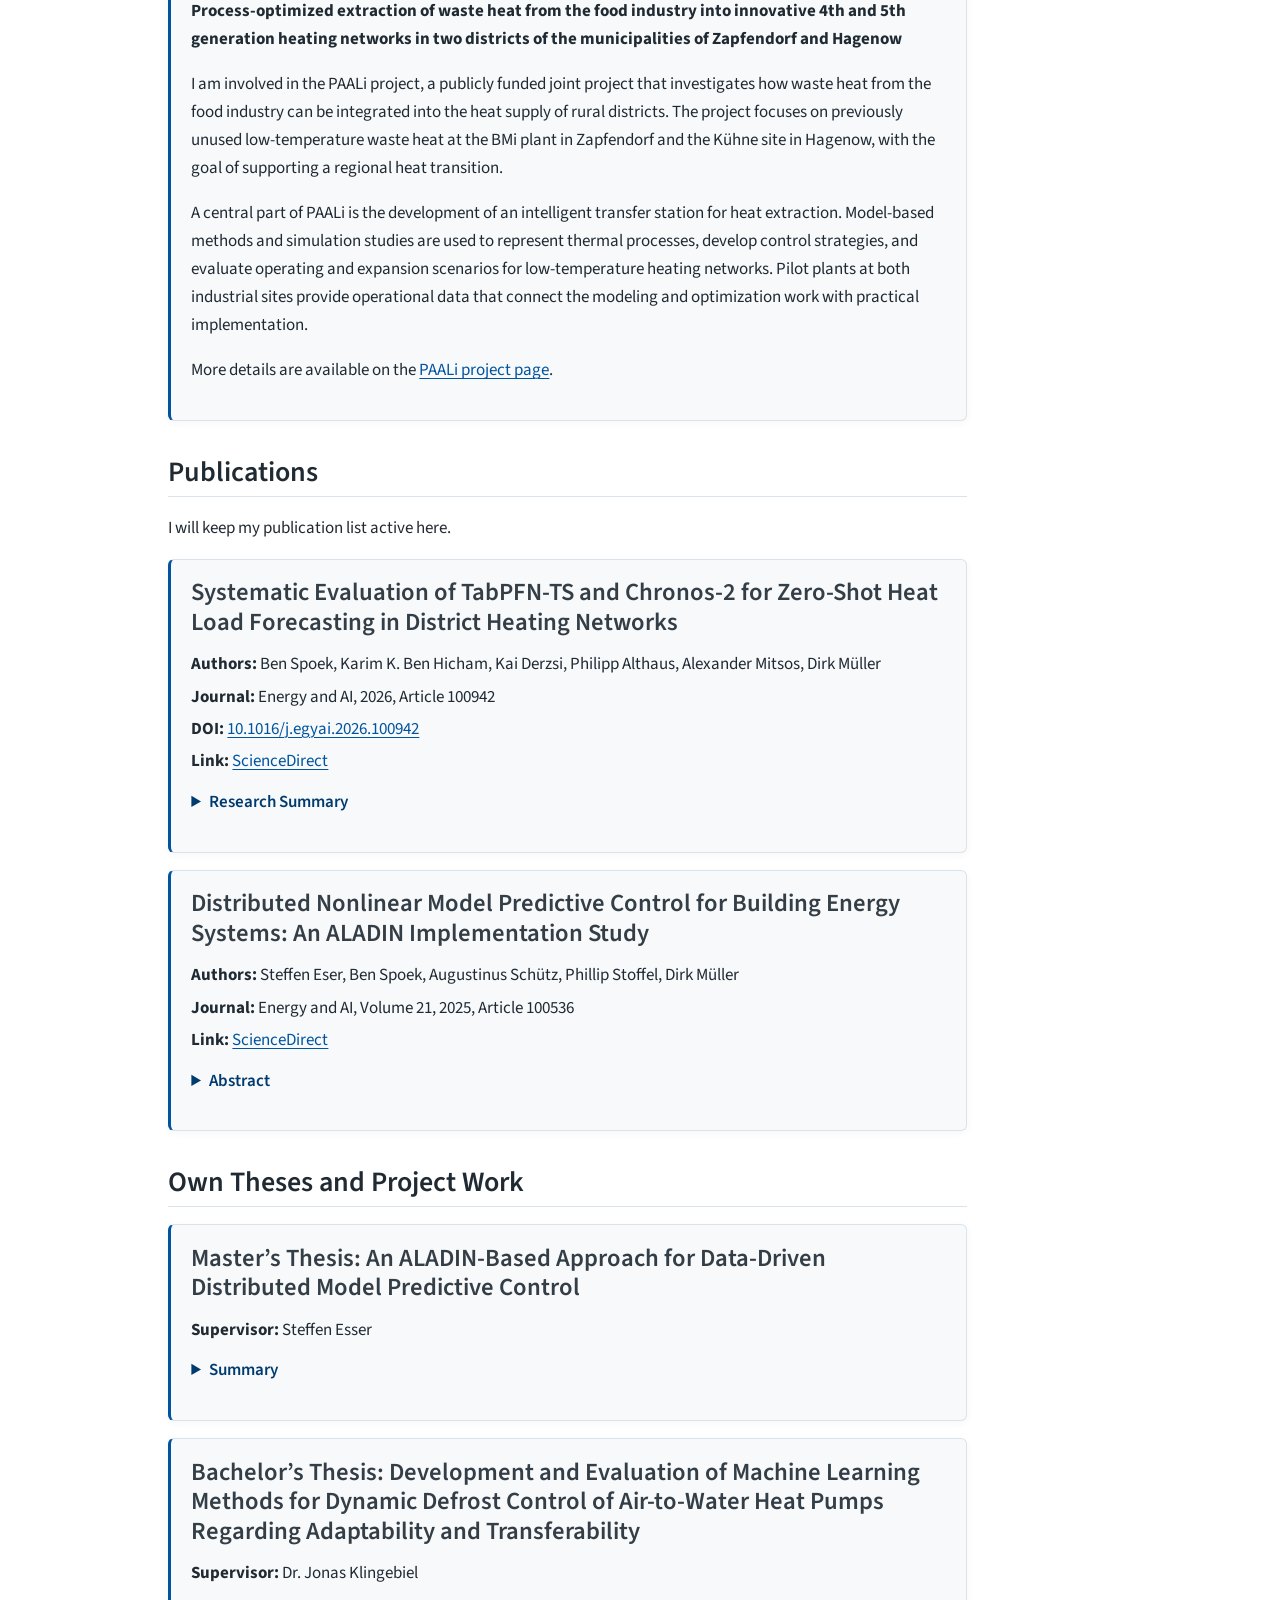
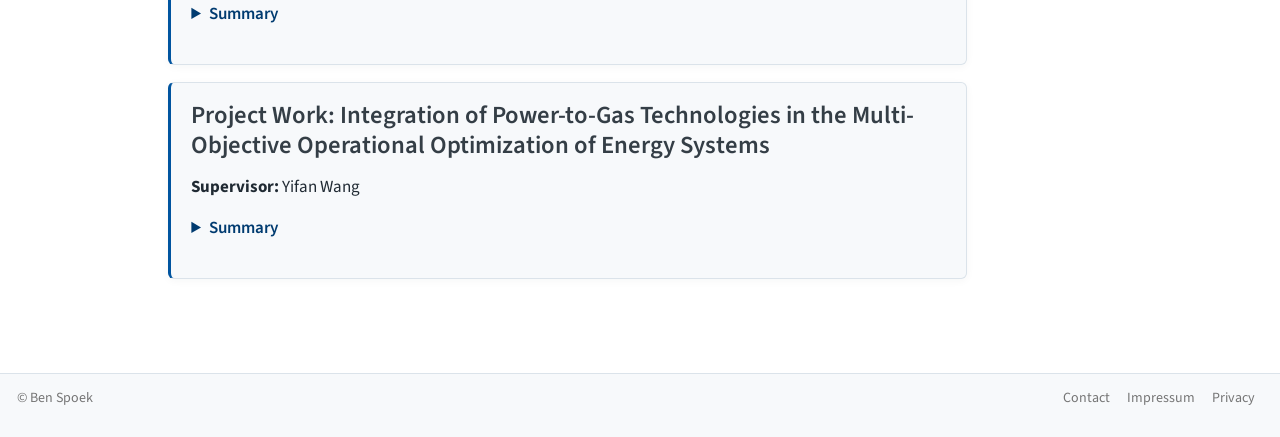
<file: docs/research.html>
<!DOCTYPE html>
<html xmlns="http://www.w3.org/1999/xhtml" lang="en" xml:lang="en"><head>

<meta charset="utf-8">
<meta name="generator" content="quarto-1.9.38">

<meta name="viewport" content="width=device-width, initial-scale=1.0, user-scalable=yes">

<meta name="description" content="Research interests, projects, publications, and academic work by Ben Spoek in machine learning, predictive control, and technical energy systems.">

<title>Research &amp; Publications – Ben Spoek</title>
<style>
/* Default styles provided by pandoc.
** See https://pandoc.org/MANUAL.html#variables-for-html for config info.
*/
code{white-space: pre-wrap;}
span.smallcaps{font-variant: small-caps;}
div.columns{display: flex; gap: min(4vw, 1.5em);}
div.column{flex: auto; overflow-x: auto;}
div.hanging-indent{margin-left: 1.5em; text-indent: -1.5em;}
ul.task-list{list-style: none;}
ul.task-list li input[type="checkbox"] {
  width: 0.8em;
  margin: 0 0.8em 0.2em -1em; /* quarto-specific, see https://github.com/quarto-dev/quarto-cli/issues/4556 */ 
  vertical-align: middle;
}
</style>


<script src="site_libs/quarto-nav/quarto-nav.js"></script>
<script src="site_libs/quarto-nav/headroom.min.js"></script>
<script src="site_libs/clipboard/clipboard.min.js"></script>
<script src="site_libs/quarto-search/autocomplete.umd.js"></script>
<script src="site_libs/quarto-search/fuse.min.js"></script>
<script src="site_libs/quarto-search/quarto-search.js"></script>
<meta name="quarto:offset" content="./">
<link href="./assets/favicon.svg" rel="icon" type="image/svg+xml">
<script src="site_libs/quarto-html/quarto.js" type="module"></script>
<script src="site_libs/quarto-html/tabsets/tabsets.js" type="module"></script>
<script src="site_libs/quarto-html/popper.min.js"></script>
<script src="site_libs/quarto-html/tippy.umd.min.js"></script>
<script src="site_libs/quarto-html/anchor.min.js"></script>
<link href="site_libs/quarto-html/tippy.css" rel="stylesheet">
<link href="site_libs/quarto-html/quarto-syntax-highlighting-15634bcf2e68342d4ad2dfa704d543f6.css" rel="stylesheet" id="quarto-text-highlighting-styles">
<script src="site_libs/bootstrap/bootstrap.min.js"></script>
<link href="site_libs/bootstrap/bootstrap-icons.css" rel="stylesheet">
<link href="site_libs/bootstrap/bootstrap-a0f9fd0d421825b736dc1bbcbcba2219.min.css" rel="stylesheet" append-hash="true" id="quarto-bootstrap" data-mode="light">
<script id="quarto-search-options" type="application/json">{
  "location": "navbar",
  "copy-button": false,
  "collapse-after": 3,
  "panel-placement": "end",
  "type": "overlay",
  "limit": 50,
  "keyboard-shortcut": [
    "f",
    "/",
    "s"
  ],
  "show-item-context": false,
  "language": {
    "search-no-results-text": "No results",
    "search-matching-documents-text": "matching documents",
    "search-copy-link-title": "Copy link to search",
    "search-hide-matches-text": "Hide additional matches",
    "search-more-match-text": "more match in this document",
    "search-more-matches-text": "more matches in this document",
    "search-clear-button-title": "Clear",
    "search-text-placeholder": "",
    "search-detached-cancel-button-title": "Cancel",
    "search-submit-button-title": "Submit",
    "search-label": "Search"
  }
}</script>


<link rel="stylesheet" href="styles.css">
<link rel="canonical" href="https://benspoek.github.io/research.html">
</head>

<body class="nav-fixed quarto-light">

<div id="quarto-search-results"></div>
  <header id="quarto-header" class="headroom fixed-top">
    <nav class="navbar navbar-expand-lg " data-bs-theme="dark">
      <div class="navbar-container container-fluid">
      <div class="navbar-brand-container mx-auto">
    <a href="./index.html" class="navbar-brand navbar-brand-logo">
    <img src="./assets/favicon.svg" alt="Ben Spoek" class="navbar-logo light-content">
    <img src="./assets/favicon.svg" alt="Ben Spoek" class="navbar-logo dark-content">
    </a>
    <a class="navbar-brand" href="./index.html">
    <span class="navbar-title">Ben Spoek</span>
    </a>
  </div>
            <div id="quarto-search" class="" title="Search"></div>
          <button class="navbar-toggler" type="button" data-bs-toggle="collapse" data-bs-target="#navbarCollapse" aria-controls="navbarCollapse" role="menu" aria-expanded="false" aria-label="Toggle navigation" onclick="if (window.quartoToggleHeadroom) { window.quartoToggleHeadroom(); }">
  <span class="navbar-toggler-icon"></span>
</button>
          <div class="collapse navbar-collapse" id="navbarCollapse">
            <ul class="navbar-nav navbar-nav-scroll me-auto">
  <li class="nav-item">
    <a class="nav-link" href="./index.html"> 
<span class="menu-text">Home</span></a>
  </li>  
  <li class="nav-item">
    <a class="nav-link active" href="./research.html" aria-current="page"> 
<span class="menu-text">Research &amp; Publications</span></a>
  </li>  
  <li class="nav-item">
    <a class="nav-link" href="./theses.html"> 
<span class="menu-text">Collaboration &amp; Open Theses</span></a>
  </li>  
  <li class="nav-item">
    <a class="nav-link" href="./cv.html"> 
<span class="menu-text">CV</span></a>
  </li>  
  <li class="nav-item">
    <a class="nav-link" href="./teaching.html"> 
<span class="menu-text">Teaching</span></a>
  </li>  
  <li class="nav-item">
    <a class="nav-link" href="./hobbies.html"> 
<span class="menu-text">Hobbies &amp; Interests</span></a>
  </li>  
  <li class="nav-item">
    <a class="nav-link" href="./contact.html"> 
<span class="menu-text">Contact</span></a>
  </li>  
</ul>
            <ul class="navbar-nav navbar-nav-scroll ms-auto">
  <li class="nav-item">
    <a class="nav-link" href="./impressum.html"> 
<span class="menu-text">Impressum</span></a>
  </li>  
  <li class="nav-item">
    <a class="nav-link" href="./privacy.html"> 
<span class="menu-text">Privacy</span></a>
  </li>  
</ul>
          </div> <!-- /navcollapse -->
            <div class="quarto-navbar-tools">
</div>
      </div> <!-- /container-fluid -->
    </nav>
</header>
<!-- content -->
<div id="quarto-content" class="quarto-container page-columns page-rows-contents page-layout-article page-navbar">
<!-- sidebar -->
<!-- margin-sidebar -->
    <div id="quarto-margin-sidebar" class="sidebar margin-sidebar">
        <nav id="TOC" role="doc-toc" class="toc-active">
    <h2 id="toc-title">On this page</h2>
   
  <ul>
  <li><a href="#research-interests" id="toc-research-interests" class="nav-link active" data-scroll-target="#research-interests">Research Interests</a></li>
  <li><a href="#methodological-directions" id="toc-methodological-directions" class="nav-link" data-scroll-target="#methodological-directions">Methodological Directions</a></li>
  <li><a href="#application-areas" id="toc-application-areas" class="nav-link" data-scroll-target="#application-areas">Application Areas</a></li>
  <li><a href="#projects" id="toc-projects" class="nav-link" data-scroll-target="#projects">Projects</a>
  <ul class="collapse">
  <li><a href="#paali" id="toc-paali" class="nav-link" data-scroll-target="#paali">PAALi</a></li>
  </ul></li>
  <li><a href="#publications" id="toc-publications" class="nav-link" data-scroll-target="#publications">Publications</a>
  <ul class="collapse">
  <li><a href="#systematic-evaluation-of-tabpfn-ts-and-chronos-2-for-zero-shot-heat-load-forecasting-in-district-heating-networks" id="toc-systematic-evaluation-of-tabpfn-ts-and-chronos-2-for-zero-shot-heat-load-forecasting-in-district-heating-networks" class="nav-link" data-scroll-target="#systematic-evaluation-of-tabpfn-ts-and-chronos-2-for-zero-shot-heat-load-forecasting-in-district-heating-networks">Systematic Evaluation of TabPFN-TS and Chronos-2 for Zero-Shot Heat Load Forecasting in District Heating Networks</a></li>
  <li><a href="#distributed-nonlinear-model-predictive-control-for-building-energy-systems-an-aladin-implementation-study" id="toc-distributed-nonlinear-model-predictive-control-for-building-energy-systems-an-aladin-implementation-study" class="nav-link" data-scroll-target="#distributed-nonlinear-model-predictive-control-for-building-energy-systems-an-aladin-implementation-study">Distributed Nonlinear Model Predictive Control for Building Energy Systems: An ALADIN Implementation Study</a></li>
  </ul></li>
  <li><a href="#own-theses-and-project-work" id="toc-own-theses-and-project-work" class="nav-link" data-scroll-target="#own-theses-and-project-work">Own Theses and Project Work</a>
  <ul class="collapse">
  <li><a href="#masters-thesis-an-aladin-based-approach-for-data-driven-distributed-model-predictive-control" id="toc-masters-thesis-an-aladin-based-approach-for-data-driven-distributed-model-predictive-control" class="nav-link" data-scroll-target="#masters-thesis-an-aladin-based-approach-for-data-driven-distributed-model-predictive-control">Master’s Thesis: An ALADIN-Based Approach for Data-Driven Distributed Model Predictive Control</a></li>
  <li><a href="#bachelors-thesis-development-and-evaluation-of-machine-learning-methods-for-dynamic-defrost-control-of-air-to-water-heat-pumps-regarding-adaptability-and-transferability" id="toc-bachelors-thesis-development-and-evaluation-of-machine-learning-methods-for-dynamic-defrost-control-of-air-to-water-heat-pumps-regarding-adaptability-and-transferability" class="nav-link" data-scroll-target="#bachelors-thesis-development-and-evaluation-of-machine-learning-methods-for-dynamic-defrost-control-of-air-to-water-heat-pumps-regarding-adaptability-and-transferability">Bachelor’s Thesis: Development and Evaluation of Machine Learning Methods for Dynamic Defrost Control of Air-to-Water Heat Pumps Regarding Adaptability and Transferability</a></li>
  <li><a href="#project-work-integration-of-power-to-gas-technologies-in-the-multi-objective-operational-optimization-of-energy-systems" id="toc-project-work-integration-of-power-to-gas-technologies-in-the-multi-objective-operational-optimization-of-energy-systems" class="nav-link" data-scroll-target="#project-work-integration-of-power-to-gas-technologies-in-the-multi-objective-operational-optimization-of-energy-systems">Project Work: Integration of Power-to-Gas Technologies in the Multi-Objective Operational Optimization of Energy Systems</a></li>
  </ul></li>
  </ul>
</nav>
    </div>
<!-- main -->
<main class="content" id="quarto-document-content">

<header id="title-block-header" class="quarto-title-block default">
<div class="quarto-title">
<h1 class="title">Research &amp; Publications</h1>
</div>



<div class="quarto-title-meta">

    
  
    
  </div>
  


</header>


<p>My research is concerned with machine learning, prediction, control, and the intersections of these fields. My methodological focus is on data-driven and predictive control approaches for technical energy systems.</p>
<section id="research-interests" class="level2">
<h2 class="anchored" data-anchor-id="research-interests">Research Interests</h2>
<ul>
<li>Model predictive control</li>
<li>Data-enabled predictive control</li>
<li>Reinforcement learning controllers</li>
<li>Data-driven modeling and prediction</li>
<li>Distributed control of energy systems</li>
</ul>
</section>
<section id="methodological-directions" class="level2">
<h2 class="anchored" data-anchor-id="methodological-directions">Methodological Directions</h2>
<p>One direction I am currently highly interested in is prediction and control based on time series foundation models. I would like to understand how these models can be used not only for forecasting, but also as useful components in predictive control, and anomaly detection.</p>
<p>Another core interest is making complex nonlinear controllers available on inexpensive and resource-constrained hardware. Neural controllers and approximate MPC are promising tools for distilling computationally demanding controllers into fast policies.</p>
<p>I am also interested in the overlap between MPC, model predictive path integral control, model-based reinforcement learning, and model-free reinforcement learning. These fields often address similar problems with different assumptions and computational trade-offs.</p>
<p>For distributed energy systems, I would like to investigate primal-dual schemes for efficient prosumer markets in low-temperature district heating networks. More broadly, I am interested in agentic distributed control: making complex control systems configurable from smaller interacting subunits, so that larger systems can be designed, adapted, and operated in a modular way.</p>
</section>
<section id="application-areas" class="level2">
<h2 class="anchored" data-anchor-id="application-areas">Application Areas</h2>
<div class="application-interests">
<div class="application-copy">
<p>My application interests are energy-related. I am especially interested in:</p>
<ul>
<li>Energy grids, especially low-temperature district heating networks</li>
<li>Heating, cooling, and power generation systems</li>
<li>Heat pumps, refrigeration cycles, and related supply machinery</li>
<li>Energy hubs and coupled heat and power supply systems</li>
<li>Industrial waste heat integration</li>
</ul>
</div>
<div data-nosnippet="">
<p><img src="assets/research/application-interests.webp" alt="Ben Spoek holding a manufactured component in a workshop"></p>
</div>
</div>
</section>
<section id="projects" class="level2">
<h2 class="anchored" data-anchor-id="projects">Projects</h2>
<section id="paali" class="level3 research-entry">
<h3 class="anchored" data-anchor-id="paali">PAALi</h3>
<p><strong>Process-optimized extraction of waste heat from the food industry into innovative 4th and 5th generation heating networks in two districts of the municipalities of Zapfendorf and Hagenow</strong></p>
<p>I am involved in the PAALi project, a publicly funded joint project that investigates how waste heat from the food industry can be integrated into the heat supply of rural districts. The project focuses on previously unused low-temperature waste heat at the BMi plant in Zapfendorf and the Kühne site in Hagenow, with the goal of supporting a regional heat transition.</p>
<p>A central part of PAALi is the development of an intelligent transfer station for heat extraction. Model-based methods and simulation studies are used to represent thermal processes, develop control strategies, and evaluate operating and expansion scenarios for low-temperature heating networks. Pilot plants at both industrial sites provide operational data that connect the modeling and optimization work with practical implementation.</p>
<p>More details are available on the <a href="https://www.ebc.eonerc.rwth-aachen.de/cms/e-on-erc-ebc/forschung/forschungsprojekte2/projekte-urbane-energiesysteme/~brpehe/paali/?lidx=1">PAALi project page</a>.</p>
</section>
</section>
<section id="publications" class="level2">
<h2 class="anchored" data-anchor-id="publications">Publications</h2>
<p>I will keep my publication list active here.</p>
<section id="systematic-evaluation-of-tabpfn-ts-and-chronos-2-for-zero-shot-heat-load-forecasting-in-district-heating-networks" class="level3 publication-entry">
<h3 class="anchored" data-anchor-id="systematic-evaluation-of-tabpfn-ts-and-chronos-2-for-zero-shot-heat-load-forecasting-in-district-heating-networks">Systematic Evaluation of TabPFN-TS and Chronos-2 for Zero-Shot Heat Load Forecasting in District Heating Networks</h3>
<div class="publication-meta">
<div>
<strong>Authors:</strong> Ben Spoek, Karim K. Ben Hicham, Kai Derzsi, Philipp Althaus, Alexander Mitsos, Dirk Müller
</div>
<div>
<strong>Journal:</strong> Energy and AI, 2026, Article 100942
</div>
<div>
<strong>DOI:</strong> <a href="https://doi.org/10.1016/j.egyai.2026.100942">10.1016/j.egyai.2026.100942</a>
</div>
<div>
<strong>Link:</strong> <a href="https://www.sciencedirect.com/science/article/pii/S2666546826002685">ScienceDirect</a>
</div>
</div>
<details class="publication-description">
<summary>
Research Summary
</summary>
<p>
Reliable heat load forecasts are essential for scheduling district heating energy hubs, but models trained on historical data may need repeated retraining as networks evolve. This study investigates zero-shot time-series foundation models as an alternative that adapts from recent observations at inference time. It systematically compares TabPFN-TS and Chronos-2 with trained baselines for probabilistic heat load forecasting in two German district heating networks. The evaluation covers covariate selection, context length, temporal resolution, forecast horizon, full-year performance, cross-network transfer, and sensitivity to retrospective weather forecasts.
</p>
<p>
Hourly 24-hour forecasts using ambient temperature and a rolling 12-week context provide a compact, effective configuration, while longer contexts offer no additional benefit. Both foundation models outperform the trained baselines in deterministic full-year accuracy. Chronos-2 achieves the strongest deterministic and probabilistic scores, with TabPFN-TS remaining close at CVRMSE values of 12.48% and 13.07% on the main data set. The study also introduces a time-series-foundation-model-based Multi-Resolution Residual-Correction Forecaster that combines an hourly base forecast with short-term high-resolution corrections, generally reducing 12-hour heat-demand errors and recorded prediction times relative to direct high-resolution forecasting.
</p>
</details>
</section>
<section id="distributed-nonlinear-model-predictive-control-for-building-energy-systems-an-aladin-implementation-study" class="level3 publication-entry">
<h3 class="anchored" data-anchor-id="distributed-nonlinear-model-predictive-control-for-building-energy-systems-an-aladin-implementation-study">Distributed Nonlinear Model Predictive Control for Building Energy Systems: An ALADIN Implementation Study</h3>
<div class="publication-meta">
<div>
<strong>Authors:</strong> Steffen Eser, Ben Spoek, Augustinus Schütz, Phillip Stoffel, Dirk Müller
</div>
<div>
<strong>Journal:</strong> Energy and AI, Volume 21, 2025, Article 100536
</div>
<div>
<strong>Link:</strong> <a href="https://www.sciencedirect.com/science/article/pii/S2666546825000680">ScienceDirect</a>
</div>
</div>
<details class="publication-description">
<summary>
Abstract
</summary>
<p>
The implementation of sophisticated control strategies for building energy systems is crucial for improving energy efficiency and occupant comfort. While nonlinear model predictive control offers promising benefits, its application to large-scale building systems remains challenging due to computational complexity and system coupling. This work presents a comprehensive study of nonlinear distributed model predictive control implementation for building energy systems, comparing Alternating Direction Method of Multipliers and Augmented Lagrangian Alternating Direction Inexact Newton algorithms alongside different modeling approaches.
</p>
<p>
We examine a multi-zone heating system with thermal storage and multiple producers, investigating both ordinary differential equation based and artificial neural network based modeling strategies. Through systematic parameter tuning using Bayesian optimization and closed-loop scaling analysis with up to 40 thermal zones, we demonstrate that ALADIN-based nonlinear distributed model predictive control can achieve performance comparable to centralized model predictive control, showing greater robustness to parameter variations than ADMM.
</p>
<p>
Our results reveal that artificial neural network based models effectively mitigate distributed integration errors and significantly reduce computation time compared to ordinary differential equation based approaches. Detailed computational profiling identifies specific bottlenecks in different nonlinear distributed model predictive control components. These findings advance the practical implementation of nonlinear distributed model predictive control in building energy systems, offering concrete strategies for modeling choices, parameter tuning, and system architecture design.
</p>
</details>
</section>
</section>
<section id="own-theses-and-project-work" class="level2">
<h2 class="anchored" data-anchor-id="own-theses-and-project-work">Own Theses and Project Work</h2>
<section id="masters-thesis-an-aladin-based-approach-for-data-driven-distributed-model-predictive-control" class="level3 publication-entry">
<h3 class="anchored" data-anchor-id="masters-thesis-an-aladin-based-approach-for-data-driven-distributed-model-predictive-control">Master’s Thesis: An ALADIN-Based Approach for Data-Driven Distributed Model Predictive Control</h3>
<div class="publication-meta">
<div>
<strong>Supervisor:</strong> Steffen Esser
</div>
</div>
<details class="publication-description">
<summary>
Summary
</summary>
<p>
Improving building energy systems control offers a key to reducing greenhouse gas emissions while balancing energy efficiency and comfort. Model predictive control is a promising approach, particularly for managing complex building energy systems holistically. However, this entails challenging non-convex optimization problems with high computational requirements that scale with system size. Distributed MPC can mitigate this through parallel subproblem solving, but requires efficient algorithms. The Alternating Direction Method of Multipliers shows limited success due to sublinear convergence in non-convex scenarios, whereas the Augmented Lagrangian Alternating Direction Inexact Newton algorithm promises faster convergence but faces practical challenges in application and parameterization.
</p>
<p>
This thesis adopts two strategies to address these challenges: a data-driven approach using artificial neural networks for rapid, comprehensive system analysis, and an automated parameterization technique to improve performance. Tests on a building energy system show that the proposed MPC reduces operating costs by 15.7% compared with ADMM and outperforms the centralized solver IPOPT in computational efficiency for larger systems, without compromising control quality. Artificial neural network models further reduce computation times significantly, demonstrating the potential of ALADIN-based MPC for efficient and stable building energy systems control while maintaining comfort standards.
</p>
</details>
</section>
<section id="bachelors-thesis-development-and-evaluation-of-machine-learning-methods-for-dynamic-defrost-control-of-air-to-water-heat-pumps-regarding-adaptability-and-transferability" class="level3 publication-entry">
<h3 class="anchored" data-anchor-id="bachelors-thesis-development-and-evaluation-of-machine-learning-methods-for-dynamic-defrost-control-of-air-to-water-heat-pumps-regarding-adaptability-and-transferability">Bachelor’s Thesis: Development and Evaluation of Machine Learning Methods for Dynamic Defrost Control of Air-to-Water Heat Pumps Regarding Adaptability and Transferability</h3>
<div class="publication-meta">
<div>
<strong>Supervisor:</strong> Dr.&nbsp;Jonas Klingebiel
</div>
</div>
<details class="publication-description">
<summary>
Summary
</summary>
<p>
During the operation of air-to-water heat pumps, frost can form on the evaporator fins depending on ambient conditions, reducing heat transfer and lowering efficiency. The evaporator must therefore be defrosted regularly, but the energy used for defrosting is a loss that should be minimized. Commercial defrost controllers often initiate defrosting cyclically at fixed time intervals, even though frost growth depends strongly on ambient conditions and the heat pump’s operating mode. As a result, defrosting is often initiated at a suboptimal time.
</p>
<p>
In this thesis, machine learning methods are used to develop self-learning defrosting controllers that approximate the optimal time for defrost initiation and thereby increase efficiency. The work investigates the ability of these controllers to adapt to disturbances such as foliage on the evaporator housing and technical changes to the heat pump, such as modified evaporator geometries. Two reinforcement learning agents, PPO and DQN, are implemented with hyperparameter optimization and compared. The results show that self-learning controls improve efficiency compared with time-based methods and that the reinforcement learning agents are capable of generalization, following reasonable defrosting strategies even under changing conditions.
</p>
</details>
</section>
<section id="project-work-integration-of-power-to-gas-technologies-in-the-multi-objective-operational-optimization-of-energy-systems" class="level3 publication-entry">
<h3 class="anchored" data-anchor-id="project-work-integration-of-power-to-gas-technologies-in-the-multi-objective-operational-optimization-of-energy-systems">Project Work: Integration of Power-to-Gas Technologies in the Multi-Objective Operational Optimization of Energy Systems</h3>
<div class="publication-meta">
<div>
<strong>Supervisor:</strong> Yifan Wang
</div>
</div>
<details class="publication-description">
<summary>
Summary
</summary>
<p>
To reduce CO2 emissions and reach climate targets, many nations are turning to electricity generation from renewable sources. Since solar radiation and wind cannot be controlled but should be used as much as possible, power peaks in the electricity grid can occur. The increasing share of renewable energies such as wind and solar power therefore calls for flexible balancing of the electricity grid. In addition, sectors such as aviation require indirect electrification.
</p>
<p>
Power-to-gas is a promising future technology for both challenges. The start-up times of power-to-gas plants are very short, making them suitable for grid balancing, and the generated fuel gases can be used as climate-neutral fuels if the required electricity comes from renewable sources. In this project work, the components electrolyzer, direct air capture carbon separator, and methanizer were modeled and incorporated into the simulation model of a power system with a dynamic load profile and variable electricity prices.
</p>
<p>
The suitability of power-to-gas plants for grid balancing was demonstrated. The work also showed that downtime of power-to-gas plants decreases significantly with an increasing share of renewable energies in the power grid, suggesting that prices for fuel gases generated in this way may decline in the future as renewable shares continue to rise.
</p>
</details>
</section>


</section>

</main> <!-- /main -->
<script id="quarto-html-after-body" type="application/javascript">
  window.document.addEventListener("DOMContentLoaded", function (event) {
    const icon = "";
    const anchorJS = new window.AnchorJS();
    anchorJS.options = {
      placement: 'right',
      icon: icon
    };
    anchorJS.add('.anchored');
    const isCodeAnnotation = (el) => {
      for (const clz of el.classList) {
        if (clz.startsWith('code-annotation-')) {                     
          return true;
        }
      }
      return false;
    }
    const onCopySuccess = function(e) {
      // button target
      const button = e.trigger;
      // don't keep focus
      button.blur();
      // flash "checked"
      button.classList.add('code-copy-button-checked');
      var currentTitle = button.getAttribute("title");
      button.setAttribute("title", "Copied!");
      let tooltip;
      if (window.bootstrap) {
        button.setAttribute("data-bs-toggle", "tooltip");
        button.setAttribute("data-bs-placement", "left");
        button.setAttribute("data-bs-title", "Copied!");
        tooltip = new bootstrap.Tooltip(button, 
          { trigger: "manual", 
            customClass: "code-copy-button-tooltip",
            offset: [0, -8]});
        tooltip.show();    
      }
      setTimeout(function() {
        if (tooltip) {
          tooltip.hide();
          button.removeAttribute("data-bs-title");
          button.removeAttribute("data-bs-toggle");
          button.removeAttribute("data-bs-placement");
        }
        button.setAttribute("title", currentTitle);
        button.classList.remove('code-copy-button-checked');
      }, 1000);
      // clear code selection
      e.clearSelection();
    }
    const getTextToCopy = function(trigger) {
      const outerScaffold = trigger.parentElement.cloneNode(true);
      const codeEl = outerScaffold.querySelector('code');
      for (const childEl of codeEl.children) {
        if (isCodeAnnotation(childEl)) {
          childEl.remove();
        }
      }
      return codeEl.innerText;
    }
    const clipboard = new window.ClipboardJS('.code-copy-button:not([data-in-quarto-modal])', {
      text: getTextToCopy
    });
    clipboard.on('success', onCopySuccess);
    if (window.document.getElementById('quarto-embedded-source-code-modal')) {
      const clipboardModal = new window.ClipboardJS('.code-copy-button[data-in-quarto-modal]', {
        text: getTextToCopy,
        container: window.document.getElementById('quarto-embedded-source-code-modal')
      });
      clipboardModal.on('success', onCopySuccess);
    }
      var localhostRegex = new RegExp(/^(?:http|https):\/\/localhost\:?[0-9]*\//);
      var mailtoRegex = new RegExp(/^mailto:/);
        var filterRegex = new RegExp("https:\/\/benspoek\.github\.io");
      var isInternal = (href) => {
          return filterRegex.test(href) || localhostRegex.test(href) || mailtoRegex.test(href);
      }
      // Inspect non-navigation links and adorn them if external
     var links = window.document.querySelectorAll('a[href]:not(.nav-link):not(.navbar-brand):not(.toc-action):not(.sidebar-link):not(.sidebar-item-toggle):not(.pagination-link):not(.no-external):not([aria-hidden]):not(.dropdown-item):not(.quarto-navigation-tool):not(.about-link)');
      for (var i=0; i<links.length; i++) {
        const link = links[i];
        if (!isInternal(link.href)) {
          // undo the damage that might have been done by quarto-nav.js in the case of
          // links that we want to consider external
          if (link.dataset.originalHref !== undefined) {
            link.href = link.dataset.originalHref;
          }
        }
      }
    function tippyHover(el, contentFn, onTriggerFn, onUntriggerFn) {
      const config = {
        allowHTML: true,
        maxWidth: 500,
        delay: 100,
        arrow: false,
        appendTo: function(el) {
            return el.parentElement;
        },
        interactive: true,
        interactiveBorder: 10,
        theme: 'quarto',
        placement: 'bottom-start',
      };
      if (contentFn) {
        config.content = contentFn;
      }
      if (onTriggerFn) {
        config.onTrigger = onTriggerFn;
      }
      if (onUntriggerFn) {
        config.onUntrigger = onUntriggerFn;
      }
      window.tippy(el, config); 
    }
    const noterefs = window.document.querySelectorAll('a[role="doc-noteref"]');
    for (var i=0; i<noterefs.length; i++) {
      const ref = noterefs[i];
      tippyHover(ref, function() {
        // use id or data attribute instead here
        let href = ref.getAttribute('data-footnote-href') || ref.getAttribute('href');
        try { href = new URL(href).hash; } catch {}
        const id = href.replace(/^#\/?/, "");
        const note = window.document.getElementById(id);
        if (note) {
          return note.innerHTML;
        } else {
          return "";
        }
      });
    }
    const xrefs = window.document.querySelectorAll('a.quarto-xref');
    const processXRef = (id, note) => {
      // Strip column container classes
      const stripColumnClz = (el) => {
        el.classList.remove("page-full", "page-columns");
        if (el.children) {
          for (const child of el.children) {
            stripColumnClz(child);
          }
        }
      }
      stripColumnClz(note)
      if (id === null || id.startsWith('sec-')) {
        // Special case sections, only their first couple elements
        const container = document.createElement("div");
        if (note.children && note.children.length > 2) {
          container.appendChild(note.children[0].cloneNode(true));
          for (let i = 1; i < note.children.length; i++) {
            const child = note.children[i];
            if (child.tagName === "P" && child.innerText === "") {
              continue;
            } else {
              container.appendChild(child.cloneNode(true));
              break;
            }
          }
          if (window.Quarto?.typesetMath) {
            window.Quarto.typesetMath(container);
          }
          return container.innerHTML
        } else {
          if (window.Quarto?.typesetMath) {
            window.Quarto.typesetMath(note);
          }
          return note.innerHTML;
        }
      } else {
        // Remove any anchor links if they are present
        const anchorLink = note.querySelector('a.anchorjs-link');
        if (anchorLink) {
          anchorLink.remove();
        }
        if (window.Quarto?.typesetMath) {
          window.Quarto.typesetMath(note);
        }
        if (note.classList.contains("callout")) {
          return note.outerHTML;
        } else {
          return note.innerHTML;
        }
      }
    }
    for (var i=0; i<xrefs.length; i++) {
      const xref = xrefs[i];
      tippyHover(xref, undefined, function(instance) {
        instance.disable();
        let url = xref.getAttribute('href');
        let hash = undefined; 
        if (url.startsWith('#')) {
          hash = url;
        } else {
          try { hash = new URL(url).hash; } catch {}
        }
        if (hash) {
          const id = hash.replace(/^#\/?/, "");
          const note = window.document.getElementById(id);
          if (note !== null) {
            try {
              const html = processXRef(id, note.cloneNode(true));
              instance.setContent(html);
            } finally {
              instance.enable();
              instance.show();
            }
          } else {
            // See if we can fetch this
            fetch(url.split('#')[0])
            .then(res => res.text())
            .then(html => {
              const parser = new DOMParser();
              const htmlDoc = parser.parseFromString(html, "text/html");
              const note = htmlDoc.getElementById(id);
              if (note !== null) {
                const html = processXRef(id, note);
                instance.setContent(html);
              } 
            }).finally(() => {
              instance.enable();
              instance.show();
            });
          }
        } else {
          // See if we can fetch a full url (with no hash to target)
          // This is a special case and we should probably do some content thinning / targeting
          fetch(url)
          .then(res => res.text())
          .then(html => {
            const parser = new DOMParser();
            const htmlDoc = parser.parseFromString(html, "text/html");
            const note = htmlDoc.querySelector('main.content');
            if (note !== null) {
              // This should only happen for chapter cross references
              // (since there is no id in the URL)
              // remove the first header
              if (note.children.length > 0 && note.children[0].tagName === "HEADER") {
                note.children[0].remove();
              }
              const html = processXRef(null, note);
              instance.setContent(html);
            } 
          }).finally(() => {
            instance.enable();
            instance.show();
          });
        }
      }, function(instance) {
      });
    }
        let selectedAnnoteEl;
        const selectorForAnnotation = ( cell, annotation) => {
          let cellAttr = 'data-code-cell="' + cell + '"';
          let lineAttr = 'data-code-annotation="' +  annotation + '"';
          const selector = 'span[' + cellAttr + '][' + lineAttr + ']';
          return selector;
        }
        const selectCodeLines = (annoteEl) => {
          const doc = window.document;
          const targetCell = annoteEl.getAttribute("data-target-cell");
          const targetAnnotation = annoteEl.getAttribute("data-target-annotation");
          const annoteSpan = window.document.querySelector(selectorForAnnotation(targetCell, targetAnnotation));
          const lines = annoteSpan.getAttribute("data-code-lines").split(",");
          const lineIds = lines.map((line) => {
            return targetCell + "-" + line;
          })
          let top = null;
          let height = null;
          let parent = null;
          if (lineIds.length > 0) {
              //compute the position of the single el (top and bottom and make a div)
              const el = window.document.getElementById(lineIds[0]);
              top = el.offsetTop;
              height = el.offsetHeight;
              parent = el.parentElement.parentElement;
            if (lineIds.length > 1) {
              const lastEl = window.document.getElementById(lineIds[lineIds.length - 1]);
              const bottom = lastEl.offsetTop + lastEl.offsetHeight;
              height = bottom - top;
            }
            if (top !== null && height !== null && parent !== null) {
              // cook up a div (if necessary) and position it 
              let div = window.document.getElementById("code-annotation-line-highlight");
              if (div === null) {
                div = window.document.createElement("div");
                div.setAttribute("id", "code-annotation-line-highlight");
                div.style.position = 'absolute';
                parent.appendChild(div);
              }
              div.style.top = top - 2 + "px";
              div.style.height = height + 4 + "px";
              div.style.left = 0;
              let gutterDiv = window.document.getElementById("code-annotation-line-highlight-gutter");
              if (gutterDiv === null) {
                gutterDiv = window.document.createElement("div");
                gutterDiv.setAttribute("id", "code-annotation-line-highlight-gutter");
                gutterDiv.style.position = 'absolute';
                const codeCell = window.document.getElementById(targetCell);
                const gutter = codeCell.querySelector('.code-annotation-gutter');
                gutter.appendChild(gutterDiv);
              }
              gutterDiv.style.top = top - 2 + "px";
              gutterDiv.style.height = height + 4 + "px";
            }
            selectedAnnoteEl = annoteEl;
          }
        };
        const unselectCodeLines = () => {
          const elementsIds = ["code-annotation-line-highlight", "code-annotation-line-highlight-gutter"];
          elementsIds.forEach((elId) => {
            const div = window.document.getElementById(elId);
            if (div) {
              div.remove();
            }
          });
          selectedAnnoteEl = undefined;
        };
          // Handle positioning of the toggle
      window.addEventListener(
        "resize",
        throttle(() => {
          elRect = undefined;
          if (selectedAnnoteEl) {
            selectCodeLines(selectedAnnoteEl);
          }
        }, 10)
      );
      function throttle(fn, ms) {
      let throttle = false;
      let timer;
        return (...args) => {
          if(!throttle) { // first call gets through
              fn.apply(this, args);
              throttle = true;
          } else { // all the others get throttled
              if(timer) clearTimeout(timer); // cancel #2
              timer = setTimeout(() => {
                fn.apply(this, args);
                timer = throttle = false;
              }, ms);
          }
        };
      }
        // Attach click handler to the DT
        const annoteDls = window.document.querySelectorAll('dt[data-target-cell]');
        for (const annoteDlNode of annoteDls) {
          annoteDlNode.addEventListener('click', (event) => {
            const clickedEl = event.target;
            if (clickedEl !== selectedAnnoteEl) {
              unselectCodeLines();
              const activeEl = window.document.querySelector('dt[data-target-cell].code-annotation-active');
              if (activeEl) {
                activeEl.classList.remove('code-annotation-active');
              }
              selectCodeLines(clickedEl);
              clickedEl.classList.add('code-annotation-active');
            } else {
              // Unselect the line
              unselectCodeLines();
              clickedEl.classList.remove('code-annotation-active');
            }
          });
        }
    const findCites = (el) => {
      const parentEl = el.parentElement;
      if (parentEl) {
        const cites = parentEl.dataset.cites;
        if (cites) {
          return {
            el,
            cites: cites.split(' ')
          };
        } else {
          return findCites(el.parentElement)
        }
      } else {
        return undefined;
      }
    };
    var bibliorefs = window.document.querySelectorAll('a[role="doc-biblioref"]');
    for (var i=0; i<bibliorefs.length; i++) {
      const ref = bibliorefs[i];
      const citeInfo = findCites(ref);
      if (citeInfo) {
        tippyHover(citeInfo.el, function() {
          var popup = window.document.createElement('div');
          citeInfo.cites.forEach(function(cite) {
            var citeDiv = window.document.createElement('div');
            citeDiv.classList.add('hanging-indent');
            citeDiv.classList.add('csl-entry');
            var biblioDiv = window.document.getElementById('ref-' + cite);
            if (biblioDiv) {
              citeDiv.innerHTML = biblioDiv.innerHTML;
            }
            popup.appendChild(citeDiv);
          });
          return popup.innerHTML;
        });
      }
    }
  });
  </script>
</div> <!-- /content -->
<footer class="footer">
  <div class="nav-footer">
    <div class="nav-footer-left">
<p>© Ben Spoek</p>
</div>   
    <div class="nav-footer-center">
      &nbsp;
    </div>
    <div class="nav-footer-right">
      <ul class="footer-items list-unstyled">
    <li class="nav-item">
    <a class="nav-link" href="./contact.html">
<p>Contact</p>
</a>
  </li>  
    <li class="nav-item">
    <a class="nav-link" href="./impressum.html">
<p>Impressum</p>
</a>
  </li>  
    <li class="nav-item">
    <a class="nav-link" href="./privacy.html">
<p>Privacy</p>
</a>
  </li>  
</ul>
    </div>
  </div>
</footer>




</body></html>
</file>
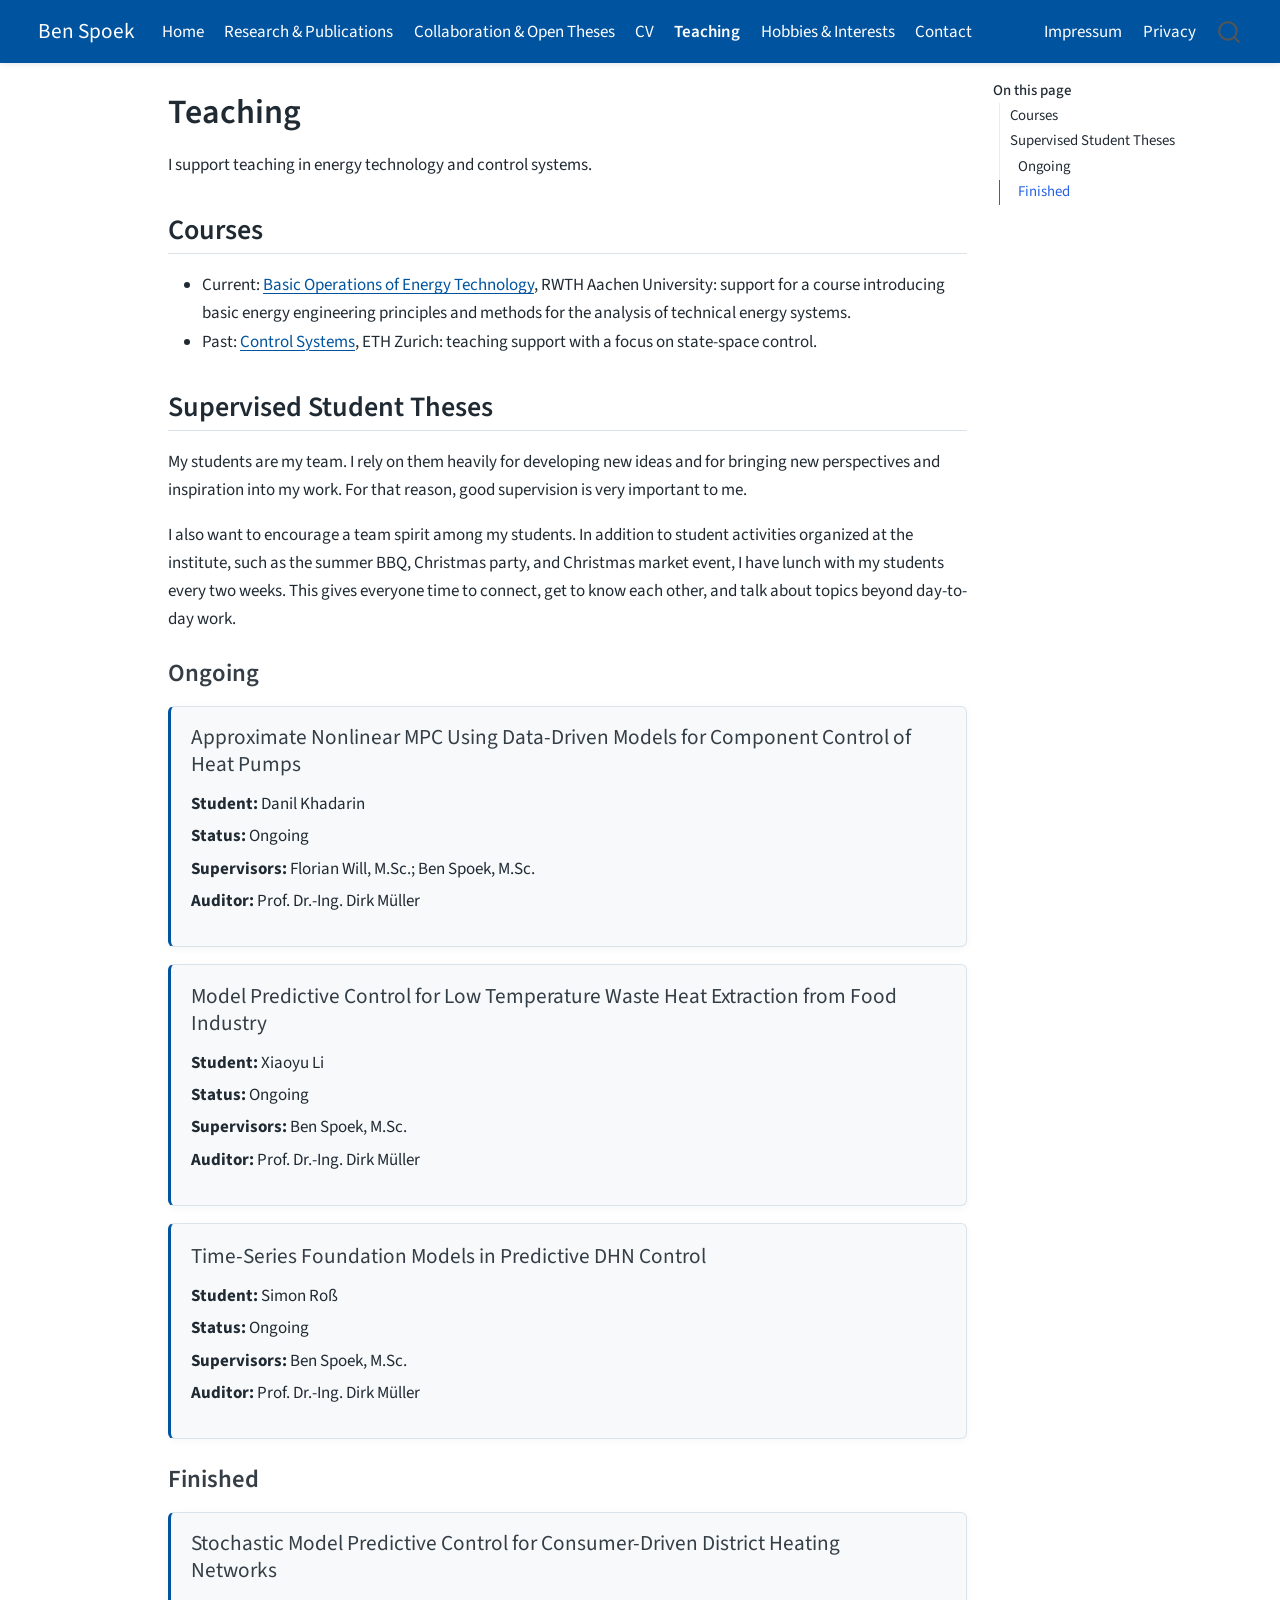
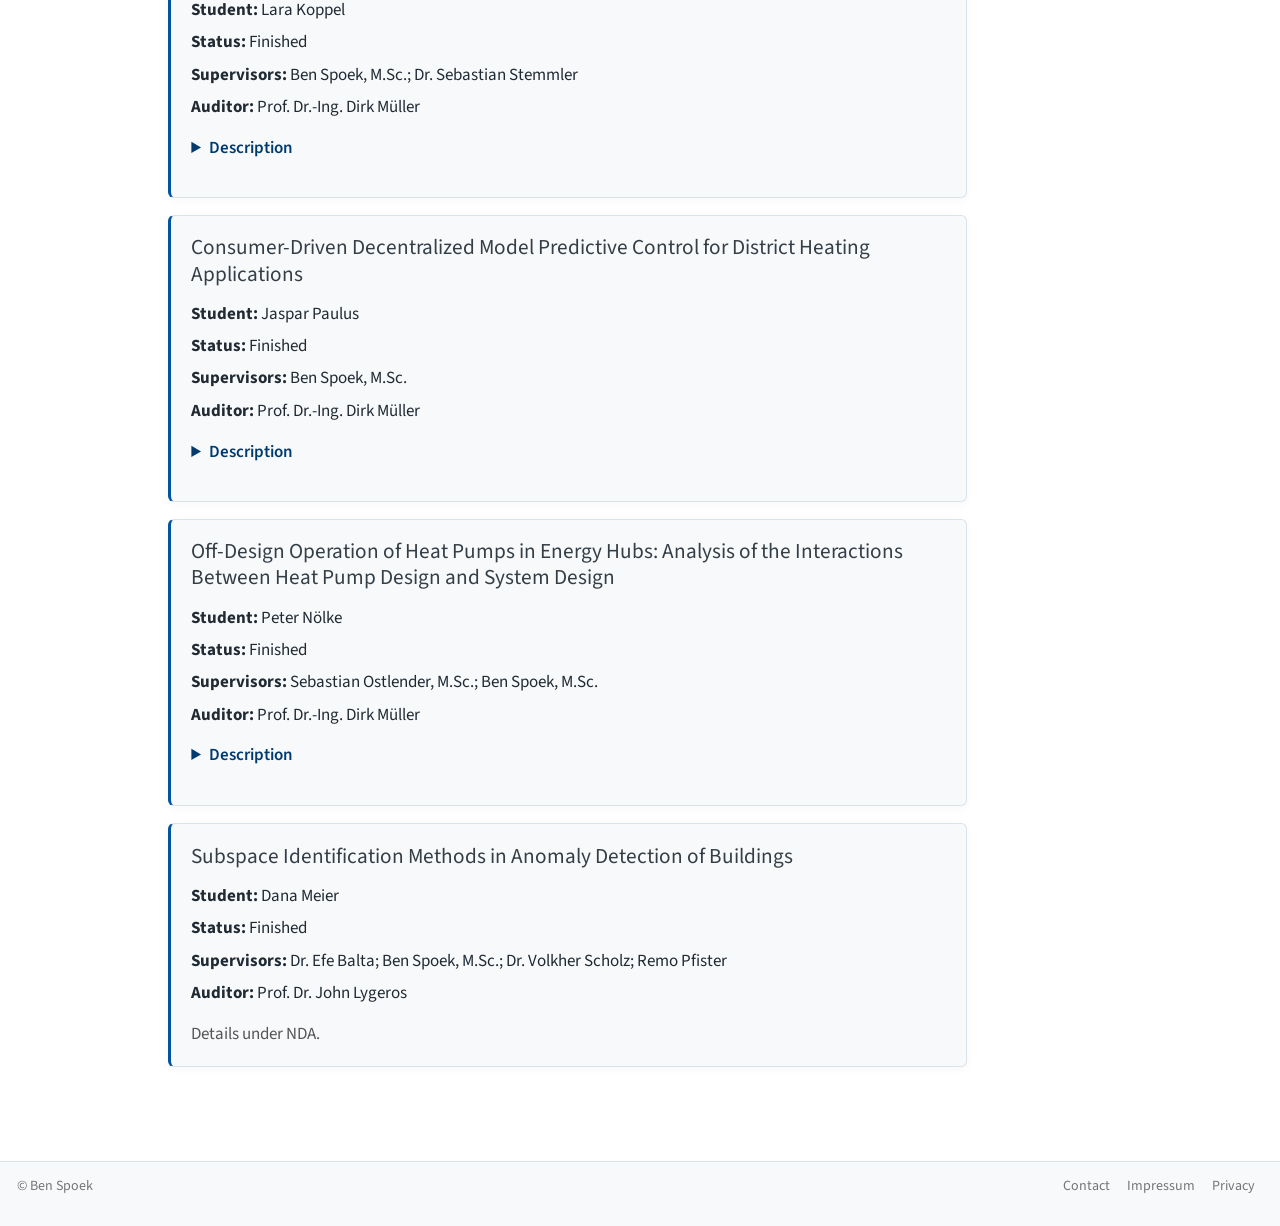
<file: docs/teaching.html>
<!DOCTYPE html>
<html xmlns="http://www.w3.org/1999/xhtml" lang="en" xml:lang="en"><head>

<meta charset="utf-8">
<meta name="generator" content="quarto-1.9.38">

<meta name="viewport" content="width=device-width, initial-scale=1.0, user-scalable=yes">

<meta name="description" content="Teaching activities and supervised student theses of Ben Spoek in energy technology, control systems, and technical energy systems.">

<title>Teaching – Ben Spoek</title>
<style>
/* Default styles provided by pandoc.
** See https://pandoc.org/MANUAL.html#variables-for-html for config info.
*/
code{white-space: pre-wrap;}
span.smallcaps{font-variant: small-caps;}
div.columns{display: flex; gap: min(4vw, 1.5em);}
div.column{flex: auto; overflow-x: auto;}
div.hanging-indent{margin-left: 1.5em; text-indent: -1.5em;}
ul.task-list{list-style: none;}
ul.task-list li input[type="checkbox"] {
  width: 0.8em;
  margin: 0 0.8em 0.2em -1em; /* quarto-specific, see https://github.com/quarto-dev/quarto-cli/issues/4556 */ 
  vertical-align: middle;
}
</style>


<script src="site_libs/quarto-nav/quarto-nav.js"></script>
<script src="site_libs/quarto-nav/headroom.min.js"></script>
<script src="site_libs/clipboard/clipboard.min.js"></script>
<script src="site_libs/quarto-search/autocomplete.umd.js"></script>
<script src="site_libs/quarto-search/fuse.min.js"></script>
<script src="site_libs/quarto-search/quarto-search.js"></script>
<meta name="quarto:offset" content="./">
<link href="./assets/favicon.svg" rel="icon" type="image/svg+xml">
<script src="site_libs/quarto-html/quarto.js" type="module"></script>
<script src="site_libs/quarto-html/tabsets/tabsets.js" type="module"></script>
<script src="site_libs/quarto-html/popper.min.js"></script>
<script src="site_libs/quarto-html/tippy.umd.min.js"></script>
<script src="site_libs/quarto-html/anchor.min.js"></script>
<link href="site_libs/quarto-html/tippy.css" rel="stylesheet">
<link href="site_libs/quarto-html/quarto-syntax-highlighting-15634bcf2e68342d4ad2dfa704d543f6.css" rel="stylesheet" id="quarto-text-highlighting-styles">
<script src="site_libs/bootstrap/bootstrap.min.js"></script>
<link href="site_libs/bootstrap/bootstrap-icons.css" rel="stylesheet">
<link href="site_libs/bootstrap/bootstrap-a0f9fd0d421825b736dc1bbcbcba2219.min.css" rel="stylesheet" append-hash="true" id="quarto-bootstrap" data-mode="light">
<script id="quarto-search-options" type="application/json">{
  "location": "navbar",
  "copy-button": false,
  "collapse-after": 3,
  "panel-placement": "end",
  "type": "overlay",
  "limit": 50,
  "keyboard-shortcut": [
    "f",
    "/",
    "s"
  ],
  "show-item-context": false,
  "language": {
    "search-no-results-text": "No results",
    "search-matching-documents-text": "matching documents",
    "search-copy-link-title": "Copy link to search",
    "search-hide-matches-text": "Hide additional matches",
    "search-more-match-text": "more match in this document",
    "search-more-matches-text": "more matches in this document",
    "search-clear-button-title": "Clear",
    "search-text-placeholder": "",
    "search-detached-cancel-button-title": "Cancel",
    "search-submit-button-title": "Submit",
    "search-label": "Search"
  }
}</script>


<link rel="stylesheet" href="styles.css">
<link rel="canonical" href="https://benspoek.github.io/teaching.html">
</head>

<body class="nav-fixed quarto-light">

<div id="quarto-search-results"></div>
  <header id="quarto-header" class="headroom fixed-top">
    <nav class="navbar navbar-expand-lg " data-bs-theme="dark">
      <div class="navbar-container container-fluid">
      <div class="navbar-brand-container mx-auto">
    <a href="./index.html" class="navbar-brand navbar-brand-logo">
    <img src="./assets/favicon.svg" alt="Ben Spoek" class="navbar-logo light-content">
    <img src="./assets/favicon.svg" alt="Ben Spoek" class="navbar-logo dark-content">
    </a>
    <a class="navbar-brand" href="./index.html">
    <span class="navbar-title">Ben Spoek</span>
    </a>
  </div>
            <div id="quarto-search" class="" title="Search"></div>
          <button class="navbar-toggler" type="button" data-bs-toggle="collapse" data-bs-target="#navbarCollapse" aria-controls="navbarCollapse" role="menu" aria-expanded="false" aria-label="Toggle navigation" onclick="if (window.quartoToggleHeadroom) { window.quartoToggleHeadroom(); }">
  <span class="navbar-toggler-icon"></span>
</button>
          <div class="collapse navbar-collapse" id="navbarCollapse">
            <ul class="navbar-nav navbar-nav-scroll me-auto">
  <li class="nav-item">
    <a class="nav-link" href="./index.html"> 
<span class="menu-text">Home</span></a>
  </li>  
  <li class="nav-item">
    <a class="nav-link" href="./research.html"> 
<span class="menu-text">Research &amp; Publications</span></a>
  </li>  
  <li class="nav-item">
    <a class="nav-link" href="./theses.html"> 
<span class="menu-text">Collaboration &amp; Open Theses</span></a>
  </li>  
  <li class="nav-item">
    <a class="nav-link" href="./cv.html"> 
<span class="menu-text">CV</span></a>
  </li>  
  <li class="nav-item">
    <a class="nav-link active" href="./teaching.html" aria-current="page"> 
<span class="menu-text">Teaching</span></a>
  </li>  
  <li class="nav-item">
    <a class="nav-link" href="./hobbies.html"> 
<span class="menu-text">Hobbies &amp; Interests</span></a>
  </li>  
  <li class="nav-item">
    <a class="nav-link" href="./contact.html"> 
<span class="menu-text">Contact</span></a>
  </li>  
</ul>
            <ul class="navbar-nav navbar-nav-scroll ms-auto">
  <li class="nav-item">
    <a class="nav-link" href="./impressum.html"> 
<span class="menu-text">Impressum</span></a>
  </li>  
  <li class="nav-item">
    <a class="nav-link" href="./privacy.html"> 
<span class="menu-text">Privacy</span></a>
  </li>  
</ul>
          </div> <!-- /navcollapse -->
            <div class="quarto-navbar-tools">
</div>
      </div> <!-- /container-fluid -->
    </nav>
</header>
<!-- content -->
<div id="quarto-content" class="quarto-container page-columns page-rows-contents page-layout-article page-navbar">
<!-- sidebar -->
<!-- margin-sidebar -->
    <div id="quarto-margin-sidebar" class="sidebar margin-sidebar">
        <nav id="TOC" role="doc-toc" class="toc-active">
    <h2 id="toc-title">On this page</h2>
   
  <ul>
  <li><a href="#courses" id="toc-courses" class="nav-link active" data-scroll-target="#courses">Courses</a></li>
  <li><a href="#supervised-student-theses" id="toc-supervised-student-theses" class="nav-link" data-scroll-target="#supervised-student-theses">Supervised Student Theses</a>
  <ul class="collapse">
  <li><a href="#ongoing" id="toc-ongoing" class="nav-link" data-scroll-target="#ongoing">Ongoing</a></li>
  <li><a href="#finished" id="toc-finished" class="nav-link" data-scroll-target="#finished">Finished</a></li>
  </ul></li>
  </ul>
</nav>
    </div>
<!-- main -->
<main class="content" id="quarto-document-content">

<header id="title-block-header" class="quarto-title-block default">
<div class="quarto-title">
<h1 class="title">Teaching</h1>
</div>



<div class="quarto-title-meta">

    
  
    
  </div>
  


</header>


<p>I support teaching in energy technology and control systems.</p>
<section id="courses" class="level2">
<h2 class="anchored" data-anchor-id="courses">Courses</h2>
<ul>
<li>Current: <a href="https://www.ebc.eonerc.rwth-aachen.de/go/id/duxy/lidx/1">Basic Operations of Energy Technology</a>, RWTH Aachen University: support for a course introducing basic energy engineering principles and methods for the analysis of technical energy systems.</li>
<li>Past: <a href="https://people.ee.ethz.ch/~floriand/CSI.html">Control Systems</a>, ETH Zurich: teaching support with a focus on state-space control.</li>
</ul>
</section>
<section id="supervised-student-theses" class="level2">
<h2 class="anchored" data-anchor-id="supervised-student-theses">Supervised Student Theses</h2>
<p>My students are my team. I rely on them heavily for developing new ideas and for bringing new perspectives and inspiration into my work. For that reason, good supervision is very important to me.</p>
<p>I also want to encourage a team spirit among my students. In addition to student activities organized at the institute, such as the summer BBQ, Christmas party, and Christmas market event, I have lunch with my students every two weeks. This gives everyone time to connect, get to know each other, and talk about topics beyond day-to-day work.</p>
<section id="ongoing" class="level3">
<h3 class="anchored" data-anchor-id="ongoing">Ongoing</h3>
<section id="approximate-nonlinear-mpc-using-data-driven-models-for-component-control-of-heat-pumps" class="level4 thesis-entry">
<h4 class="anchored" data-anchor-id="approximate-nonlinear-mpc-using-data-driven-models-for-component-control-of-heat-pumps">Approximate Nonlinear MPC Using Data-Driven Models for Component Control of Heat Pumps</h4>
<div class="thesis-meta">
<div>
<strong>Student:</strong> Danil Khadarin
</div>
<div>
<strong>Status:</strong> Ongoing
</div>
<div>
<strong>Supervisors:</strong> Florian Will, M.Sc.; Ben Spoek, M.Sc.
</div>
<div>
<strong>Auditor:</strong> Prof.&nbsp;Dr.-Ing. Dirk Müller
</div>
</div>
</section>
<section id="model-predictive-control-for-low-temperature-waste-heat-extraction-from-food-industry" class="level4 thesis-entry">
<h4 class="anchored" data-anchor-id="model-predictive-control-for-low-temperature-waste-heat-extraction-from-food-industry">Model Predictive Control for Low Temperature Waste Heat Extraction from Food Industry</h4>
<div class="thesis-meta">
<div>
<strong>Student:</strong> Xiaoyu Li
</div>
<div>
<strong>Status:</strong> Ongoing
</div>
<div>
<strong>Supervisors:</strong> Ben Spoek, M.Sc.
</div>
<div>
<strong>Auditor:</strong> Prof.&nbsp;Dr.-Ing. Dirk Müller
</div>
</div>
</section>
<section id="time-series-foundation-models-in-predictive-dhn-control" class="level4 thesis-entry">
<h4 class="anchored" data-anchor-id="time-series-foundation-models-in-predictive-dhn-control">Time-Series Foundation Models in Predictive DHN Control</h4>
<div class="thesis-meta">
<div>
<strong>Student:</strong> Simon Roß
</div>
<div>
<strong>Status:</strong> Ongoing
</div>
<div>
<strong>Supervisors:</strong> Ben Spoek, M.Sc.
</div>
<div>
<strong>Auditor:</strong> Prof.&nbsp;Dr.-Ing. Dirk Müller
</div>
</div>
</section>
</section>
<section id="finished" class="level3">
<h3 class="anchored" data-anchor-id="finished">Finished</h3>
<section id="stochastic-model-predictive-control-for-consumer-driven-district-heating-networks" class="level4 thesis-entry">
<h4 class="anchored" data-anchor-id="stochastic-model-predictive-control-for-consumer-driven-district-heating-networks">Stochastic Model Predictive Control for Consumer-Driven District Heating Networks</h4>
<div class="thesis-meta">
<div>
<strong>Student:</strong> Lara Koppel
</div>
<div>
<strong>Status:</strong> Finished
</div>
<div>
<strong>Supervisors:</strong> Ben Spoek, M.Sc.; Dr.&nbsp;Sebastian Stemmler
</div>
<div>
<strong>Auditor:</strong> Prof.&nbsp;Dr.-Ing. Dirk Müller
</div>
</div>
<details class="thesis-description">
<summary>
Description
</summary>
<p>
The heating sector accounts for a large part of global energy consumption and remains heavily dependent on fossil fuels. To achieve climate neutrality, a transition toward modern district heating networks with reduced temperatures is required, as these networks enable the integration of distributed renewable energy and urban waste heat. Efficiently managing these systems is complex due to the dynamic interactions between distributed consumers and centralized producers. This complexity requires advanced control strategies such as model predictive control. Deploying these predictive architectures is challenging, as prolonged hydraulic transport delays lead to the accumulation of temporally correlated weather forecast errors.
</p>
<p>
This work proposes a demand-side stochastic model predictive control framework and evaluates it against a deterministic baseline. The study focuses on decentralized building control by abstracting the network interface into a constant transport delay, placing supply-side dispatch and detailed hydraulic network dynamics outside the scope. To handle uncertainty, the disturbance model integrates Ensemble Model Output Statistics with a first-order autoregressive error model. This generates calibrated probabilistic forecasts that capture the autocorrelation of prediction errors. An augmented state-space formulation propagates the forecast error variance via closed-form linear covariance equations. This enables probabilistic constraint adaptation, dynamically replacing static safety margins.
</p>
<p>
Closed-loop control simulations across varying network transport delays, building types, and seasonal conditions indicate that the operational advantage over the certainty-equivalence deterministic baseline is governed by the variance of the state covariance matrix. This advantage is amplified by the extension of the hydraulic transport horizon, meteorological input volatility, and the speed of the building’s transient thermal response. Under amplifying conditions, relative energy savings of up to 43.7% are achieved compared to the deterministic benchmark at equivalent comfort constraint satisfaction. The results suggest that uncertainty-aware demand-side control is particularly beneficial for thermally sensitive buildings with limited passive thermal buffering.
</p>
</details>
</section>
<section id="consumer-driven-decentralized-model-predictive-control-for-district-heating-applications" class="level4 thesis-entry">
<h4 class="anchored" data-anchor-id="consumer-driven-decentralized-model-predictive-control-for-district-heating-applications">Consumer-Driven Decentralized Model Predictive Control for District Heating Applications</h4>
<div class="thesis-meta">
<div>
<strong>Student:</strong> Jaspar Paulus
</div>
<div>
<strong>Status:</strong> Finished
</div>
<div>
<strong>Supervisors:</strong> Ben Spoek, M.Sc.
</div>
<div>
<strong>Auditor:</strong> Prof.&nbsp;Dr.-Ing. Dirk Müller
</div>
</div>
<details class="thesis-description">
<summary>
Description
</summary>
<p>
Decarbonizing the building heat sector is a prerequisite for achieving the greenhouse gas reduction targets of the Paris Climate Agreement. District heating networks offer a promising pathway, enabling the large-scale integration of renewable and waste heat sources while leveraging economies of scale in heat generation. Realizing this potential requires control strategies that go beyond conventional rule-based control, which cannot fully exploit the thermal flexibility of the network and the connected buildings.
</p>
<p>
Model predictive control (MPC) offers a principled framework for demand-oriented, efficiency-optimized district heating operation. Centralized approaches that jointly optimize the entire system are, however, computationally intractable for real-world systems due to the high dimensionality and nonlinear dynamics of the coupled network-consumer system. This thesis proposes and investigates a novel consumer-driven, decentralized two-level MPC architecture. Each consumer employs an individual MPC to schedule its own heat demand predictively while adhering to comfort constraints and cost considerations. The consolidated demand forecasts are coordinated by a single producer MPC, which determines the optimal thermal energy input trajectory at the energy hub to satisfy all consumer demands simultaneously, accounting for transport delays, thermal losses, and the thermal inertia of the distribution network.
</p>
<p>
To evaluate this concept, a complete simulation environment is developed from scratch in Python. It encompasses a white-box Plug Flow Pipe network model capturing transport delay and thermal losses; a data-driven autoregressive model with exogenous inputs pipe model serving as the producer MPC prediction model; a white-box thermal building model coupled with a consumer MPC; a producer MPC that translates the sum of consumer heat orders into an optimized supply temperature trajectory; and a classical proportional-integral controlled reference system for comparison. The proposed system is evaluated on a simplified two-district network, each district comprising four thermal zones, which collectively equate to approximately thirty single-family houses, over two representative one-week simulation periods in winter and spring, each investigated under dual and single night-setback configurations.
</p>
<p>
Within the scope of this study, the results demonstrate various advantages of the consumer-driven MPC over the proportional-integral reference. Accumulated thermal comfort violations are reduced by approximately 73% in spring and 81% in winter. Network heat losses decrease by 5% to 8% in spring and by 16% to 17% in winter, reducing the total energy input at the energy hub by 1.3% to 2.3% in spring and 2.7% to 2.9% in winter, respectively.
</p>
</details>
</section>
<section id="off-design-operation-of-heat-pumps-in-energy-hubs-analysis-of-the-interactions-between-heat-pump-design-and-system-design" class="level4 thesis-entry">
<h4 class="anchored" data-anchor-id="off-design-operation-of-heat-pumps-in-energy-hubs-analysis-of-the-interactions-between-heat-pump-design-and-system-design">Off-Design Operation of Heat Pumps in Energy Hubs: Analysis of the Interactions Between Heat Pump Design and System Design</h4>
<div class="thesis-meta">
<div>
<strong>Student:</strong> Peter Nölke
</div>
<div>
<strong>Status:</strong> Finished
</div>
<div>
<strong>Supervisors:</strong> Sebastian Ostlender, M.Sc.; Ben Spoek, M.Sc.
</div>
<div>
<strong>Auditor:</strong> Prof.&nbsp;Dr.-Ing. Dirk Müller
</div>
</div>
<details class="thesis-description">
<summary>
Description
</summary>
<p>
In order to reduce greenhouse gas emissions in central heating supply, fossil fuels must be replaced by renewable energy sources. One way of doing this is to integrate electrically powered heat pumps into energy hubs. The operating behavior of heat pumps is heavily dependent on the operating point, which is referred to as off-design behavior. In off-design operation, both the efficiency and the available condenser power vary. The effects of this off-design behavior on the operation of energy hubs have not yet been comprehensively analyzed.
</p>
<p>
In this thesis, a dynamic simulation model of an energy hub with 1.3 MW total thermal capacity is developed based on validated sub-models. This enables a holistic view of the effects of off-design behavior on the energy hub. The model includes a heat pump as the primary energy generator and a combined heat and power plant as the secondary energy generator. The off-design behavior of the heat pump is mapped using a detailed map model that describes the condenser power and the efficiency of the heat pump as a function of the operating point and design parameters. The design parameters of the heat pump are the design point, the refrigerant, and the flowsheet. For comparison, a simplified model is used that maps the operating behavior using the Carnot efficiency and does not take any design parameters into account. Both approaches are analyzed in annual simulations with varying design capacities of the heat pump and combined heat and power unit. The simulation results are evaluated using the seasonal performance factor of the heat pump, the overall efficiency of the energy hub, and the proportion of renewable thermal energy.
</p>
<p>
The results show that both the seasonal performance factor and the overall efficiency depend on the power output of the heat pump. The magnitude of this influence depends on the combination of design parameters. Depending on the design capacity of the heat pump, combinations with different emphases should be selected. For small heat pump design capacity, the focus is on a large peak power of the condenser in order to achieve a high share of renewable thermal energy. For large heat pump design capacity, the seasonal performance factor becomes more important, as it contributes significantly to optimizing the overall efficiency of the energy hub.
</p>
<p>
This work demonstrates that knowledge of the detailed off-design behavior of the heat pump is relevant for system design. In order to realize potential energy savings, the design parameters of the heat pump must be taken into account in the design.
</p>
</details>
</section>
<section id="subspace-identification-methods-in-anomaly-detection-of-buildings" class="level4 thesis-entry">
<h4 class="anchored" data-anchor-id="subspace-identification-methods-in-anomaly-detection-of-buildings">Subspace Identification Methods in Anomaly Detection of Buildings</h4>
<div class="thesis-meta">
<div>
<strong>Student:</strong> Dana Meier
</div>
<div>
<strong>Status:</strong> Finished
</div>
<div>
<strong>Supervisors:</strong> Dr.&nbsp;Efe Balta; Ben Spoek, M.Sc.; Dr.&nbsp;Volkher Scholz; Remo Pfister
</div>
<div>
<strong>Auditor:</strong> Prof.&nbsp;Dr.&nbsp;John Lygeros
</div>
</div>
<p class="thesis-note">
Details under NDA.
</p>
</section>


</section>
</section>

</main> <!-- /main -->
<script id="quarto-html-after-body" type="application/javascript">
  window.document.addEventListener("DOMContentLoaded", function (event) {
    const icon = "";
    const anchorJS = new window.AnchorJS();
    anchorJS.options = {
      placement: 'right',
      icon: icon
    };
    anchorJS.add('.anchored');
    const isCodeAnnotation = (el) => {
      for (const clz of el.classList) {
        if (clz.startsWith('code-annotation-')) {                     
          return true;
        }
      }
      return false;
    }
    const onCopySuccess = function(e) {
      // button target
      const button = e.trigger;
      // don't keep focus
      button.blur();
      // flash "checked"
      button.classList.add('code-copy-button-checked');
      var currentTitle = button.getAttribute("title");
      button.setAttribute("title", "Copied!");
      let tooltip;
      if (window.bootstrap) {
        button.setAttribute("data-bs-toggle", "tooltip");
        button.setAttribute("data-bs-placement", "left");
        button.setAttribute("data-bs-title", "Copied!");
        tooltip = new bootstrap.Tooltip(button, 
          { trigger: "manual", 
            customClass: "code-copy-button-tooltip",
            offset: [0, -8]});
        tooltip.show();    
      }
      setTimeout(function() {
        if (tooltip) {
          tooltip.hide();
          button.removeAttribute("data-bs-title");
          button.removeAttribute("data-bs-toggle");
          button.removeAttribute("data-bs-placement");
        }
        button.setAttribute("title", currentTitle);
        button.classList.remove('code-copy-button-checked');
      }, 1000);
      // clear code selection
      e.clearSelection();
    }
    const getTextToCopy = function(trigger) {
      const outerScaffold = trigger.parentElement.cloneNode(true);
      const codeEl = outerScaffold.querySelector('code');
      for (const childEl of codeEl.children) {
        if (isCodeAnnotation(childEl)) {
          childEl.remove();
        }
      }
      return codeEl.innerText;
    }
    const clipboard = new window.ClipboardJS('.code-copy-button:not([data-in-quarto-modal])', {
      text: getTextToCopy
    });
    clipboard.on('success', onCopySuccess);
    if (window.document.getElementById('quarto-embedded-source-code-modal')) {
      const clipboardModal = new window.ClipboardJS('.code-copy-button[data-in-quarto-modal]', {
        text: getTextToCopy,
        container: window.document.getElementById('quarto-embedded-source-code-modal')
      });
      clipboardModal.on('success', onCopySuccess);
    }
      var localhostRegex = new RegExp(/^(?:http|https):\/\/localhost\:?[0-9]*\//);
      var mailtoRegex = new RegExp(/^mailto:/);
        var filterRegex = new RegExp("https:\/\/benspoek\.github\.io");
      var isInternal = (href) => {
          return filterRegex.test(href) || localhostRegex.test(href) || mailtoRegex.test(href);
      }
      // Inspect non-navigation links and adorn them if external
     var links = window.document.querySelectorAll('a[href]:not(.nav-link):not(.navbar-brand):not(.toc-action):not(.sidebar-link):not(.sidebar-item-toggle):not(.pagination-link):not(.no-external):not([aria-hidden]):not(.dropdown-item):not(.quarto-navigation-tool):not(.about-link)');
      for (var i=0; i<links.length; i++) {
        const link = links[i];
        if (!isInternal(link.href)) {
          // undo the damage that might have been done by quarto-nav.js in the case of
          // links that we want to consider external
          if (link.dataset.originalHref !== undefined) {
            link.href = link.dataset.originalHref;
          }
        }
      }
    function tippyHover(el, contentFn, onTriggerFn, onUntriggerFn) {
      const config = {
        allowHTML: true,
        maxWidth: 500,
        delay: 100,
        arrow: false,
        appendTo: function(el) {
            return el.parentElement;
        },
        interactive: true,
        interactiveBorder: 10,
        theme: 'quarto',
        placement: 'bottom-start',
      };
      if (contentFn) {
        config.content = contentFn;
      }
      if (onTriggerFn) {
        config.onTrigger = onTriggerFn;
      }
      if (onUntriggerFn) {
        config.onUntrigger = onUntriggerFn;
      }
      window.tippy(el, config); 
    }
    const noterefs = window.document.querySelectorAll('a[role="doc-noteref"]');
    for (var i=0; i<noterefs.length; i++) {
      const ref = noterefs[i];
      tippyHover(ref, function() {
        // use id or data attribute instead here
        let href = ref.getAttribute('data-footnote-href') || ref.getAttribute('href');
        try { href = new URL(href).hash; } catch {}
        const id = href.replace(/^#\/?/, "");
        const note = window.document.getElementById(id);
        if (note) {
          return note.innerHTML;
        } else {
          return "";
        }
      });
    }
    const xrefs = window.document.querySelectorAll('a.quarto-xref');
    const processXRef = (id, note) => {
      // Strip column container classes
      const stripColumnClz = (el) => {
        el.classList.remove("page-full", "page-columns");
        if (el.children) {
          for (const child of el.children) {
            stripColumnClz(child);
          }
        }
      }
      stripColumnClz(note)
      if (id === null || id.startsWith('sec-')) {
        // Special case sections, only their first couple elements
        const container = document.createElement("div");
        if (note.children && note.children.length > 2) {
          container.appendChild(note.children[0].cloneNode(true));
          for (let i = 1; i < note.children.length; i++) {
            const child = note.children[i];
            if (child.tagName === "P" && child.innerText === "") {
              continue;
            } else {
              container.appendChild(child.cloneNode(true));
              break;
            }
          }
          if (window.Quarto?.typesetMath) {
            window.Quarto.typesetMath(container);
          }
          return container.innerHTML
        } else {
          if (window.Quarto?.typesetMath) {
            window.Quarto.typesetMath(note);
          }
          return note.innerHTML;
        }
      } else {
        // Remove any anchor links if they are present
        const anchorLink = note.querySelector('a.anchorjs-link');
        if (anchorLink) {
          anchorLink.remove();
        }
        if (window.Quarto?.typesetMath) {
          window.Quarto.typesetMath(note);
        }
        if (note.classList.contains("callout")) {
          return note.outerHTML;
        } else {
          return note.innerHTML;
        }
      }
    }
    for (var i=0; i<xrefs.length; i++) {
      const xref = xrefs[i];
      tippyHover(xref, undefined, function(instance) {
        instance.disable();
        let url = xref.getAttribute('href');
        let hash = undefined; 
        if (url.startsWith('#')) {
          hash = url;
        } else {
          try { hash = new URL(url).hash; } catch {}
        }
        if (hash) {
          const id = hash.replace(/^#\/?/, "");
          const note = window.document.getElementById(id);
          if (note !== null) {
            try {
              const html = processXRef(id, note.cloneNode(true));
              instance.setContent(html);
            } finally {
              instance.enable();
              instance.show();
            }
          } else {
            // See if we can fetch this
            fetch(url.split('#')[0])
            .then(res => res.text())
            .then(html => {
              const parser = new DOMParser();
              const htmlDoc = parser.parseFromString(html, "text/html");
              const note = htmlDoc.getElementById(id);
              if (note !== null) {
                const html = processXRef(id, note);
                instance.setContent(html);
              } 
            }).finally(() => {
              instance.enable();
              instance.show();
            });
          }
        } else {
          // See if we can fetch a full url (with no hash to target)
          // This is a special case and we should probably do some content thinning / targeting
          fetch(url)
          .then(res => res.text())
          .then(html => {
            const parser = new DOMParser();
            const htmlDoc = parser.parseFromString(html, "text/html");
            const note = htmlDoc.querySelector('main.content');
            if (note !== null) {
              // This should only happen for chapter cross references
              // (since there is no id in the URL)
              // remove the first header
              if (note.children.length > 0 && note.children[0].tagName === "HEADER") {
                note.children[0].remove();
              }
              const html = processXRef(null, note);
              instance.setContent(html);
            } 
          }).finally(() => {
            instance.enable();
            instance.show();
          });
        }
      }, function(instance) {
      });
    }
        let selectedAnnoteEl;
        const selectorForAnnotation = ( cell, annotation) => {
          let cellAttr = 'data-code-cell="' + cell + '"';
          let lineAttr = 'data-code-annotation="' +  annotation + '"';
          const selector = 'span[' + cellAttr + '][' + lineAttr + ']';
          return selector;
        }
        const selectCodeLines = (annoteEl) => {
          const doc = window.document;
          const targetCell = annoteEl.getAttribute("data-target-cell");
          const targetAnnotation = annoteEl.getAttribute("data-target-annotation");
          const annoteSpan = window.document.querySelector(selectorForAnnotation(targetCell, targetAnnotation));
          const lines = annoteSpan.getAttribute("data-code-lines").split(",");
          const lineIds = lines.map((line) => {
            return targetCell + "-" + line;
          })
          let top = null;
          let height = null;
          let parent = null;
          if (lineIds.length > 0) {
              //compute the position of the single el (top and bottom and make a div)
              const el = window.document.getElementById(lineIds[0]);
              top = el.offsetTop;
              height = el.offsetHeight;
              parent = el.parentElement.parentElement;
            if (lineIds.length > 1) {
              const lastEl = window.document.getElementById(lineIds[lineIds.length - 1]);
              const bottom = lastEl.offsetTop + lastEl.offsetHeight;
              height = bottom - top;
            }
            if (top !== null && height !== null && parent !== null) {
              // cook up a div (if necessary) and position it 
              let div = window.document.getElementById("code-annotation-line-highlight");
              if (div === null) {
                div = window.document.createElement("div");
                div.setAttribute("id", "code-annotation-line-highlight");
                div.style.position = 'absolute';
                parent.appendChild(div);
              }
              div.style.top = top - 2 + "px";
              div.style.height = height + 4 + "px";
              div.style.left = 0;
              let gutterDiv = window.document.getElementById("code-annotation-line-highlight-gutter");
              if (gutterDiv === null) {
                gutterDiv = window.document.createElement("div");
                gutterDiv.setAttribute("id", "code-annotation-line-highlight-gutter");
                gutterDiv.style.position = 'absolute';
                const codeCell = window.document.getElementById(targetCell);
                const gutter = codeCell.querySelector('.code-annotation-gutter');
                gutter.appendChild(gutterDiv);
              }
              gutterDiv.style.top = top - 2 + "px";
              gutterDiv.style.height = height + 4 + "px";
            }
            selectedAnnoteEl = annoteEl;
          }
        };
        const unselectCodeLines = () => {
          const elementsIds = ["code-annotation-line-highlight", "code-annotation-line-highlight-gutter"];
          elementsIds.forEach((elId) => {
            const div = window.document.getElementById(elId);
            if (div) {
              div.remove();
            }
          });
          selectedAnnoteEl = undefined;
        };
          // Handle positioning of the toggle
      window.addEventListener(
        "resize",
        throttle(() => {
          elRect = undefined;
          if (selectedAnnoteEl) {
            selectCodeLines(selectedAnnoteEl);
          }
        }, 10)
      );
      function throttle(fn, ms) {
      let throttle = false;
      let timer;
        return (...args) => {
          if(!throttle) { // first call gets through
              fn.apply(this, args);
              throttle = true;
          } else { // all the others get throttled
              if(timer) clearTimeout(timer); // cancel #2
              timer = setTimeout(() => {
                fn.apply(this, args);
                timer = throttle = false;
              }, ms);
          }
        };
      }
        // Attach click handler to the DT
        const annoteDls = window.document.querySelectorAll('dt[data-target-cell]');
        for (const annoteDlNode of annoteDls) {
          annoteDlNode.addEventListener('click', (event) => {
            const clickedEl = event.target;
            if (clickedEl !== selectedAnnoteEl) {
              unselectCodeLines();
              const activeEl = window.document.querySelector('dt[data-target-cell].code-annotation-active');
              if (activeEl) {
                activeEl.classList.remove('code-annotation-active');
              }
              selectCodeLines(clickedEl);
              clickedEl.classList.add('code-annotation-active');
            } else {
              // Unselect the line
              unselectCodeLines();
              clickedEl.classList.remove('code-annotation-active');
            }
          });
        }
    const findCites = (el) => {
      const parentEl = el.parentElement;
      if (parentEl) {
        const cites = parentEl.dataset.cites;
        if (cites) {
          return {
            el,
            cites: cites.split(' ')
          };
        } else {
          return findCites(el.parentElement)
        }
      } else {
        return undefined;
      }
    };
    var bibliorefs = window.document.querySelectorAll('a[role="doc-biblioref"]');
    for (var i=0; i<bibliorefs.length; i++) {
      const ref = bibliorefs[i];
      const citeInfo = findCites(ref);
      if (citeInfo) {
        tippyHover(citeInfo.el, function() {
          var popup = window.document.createElement('div');
          citeInfo.cites.forEach(function(cite) {
            var citeDiv = window.document.createElement('div');
            citeDiv.classList.add('hanging-indent');
            citeDiv.classList.add('csl-entry');
            var biblioDiv = window.document.getElementById('ref-' + cite);
            if (biblioDiv) {
              citeDiv.innerHTML = biblioDiv.innerHTML;
            }
            popup.appendChild(citeDiv);
          });
          return popup.innerHTML;
        });
      }
    }
  });
  </script>
</div> <!-- /content -->
<footer class="footer">
  <div class="nav-footer">
    <div class="nav-footer-left">
<p>© Ben Spoek</p>
</div>   
    <div class="nav-footer-center">
      &nbsp;
    </div>
    <div class="nav-footer-right">
      <ul class="footer-items list-unstyled">
    <li class="nav-item">
    <a class="nav-link" href="./contact.html">
<p>Contact</p>
</a>
  </li>  
    <li class="nav-item">
    <a class="nav-link" href="./impressum.html">
<p>Impressum</p>
</a>
  </li>  
    <li class="nav-item">
    <a class="nav-link" href="./privacy.html">
<p>Privacy</p>
</a>
  </li>  
</ul>
    </div>
  </div>
</footer>




</body></html>
</file>
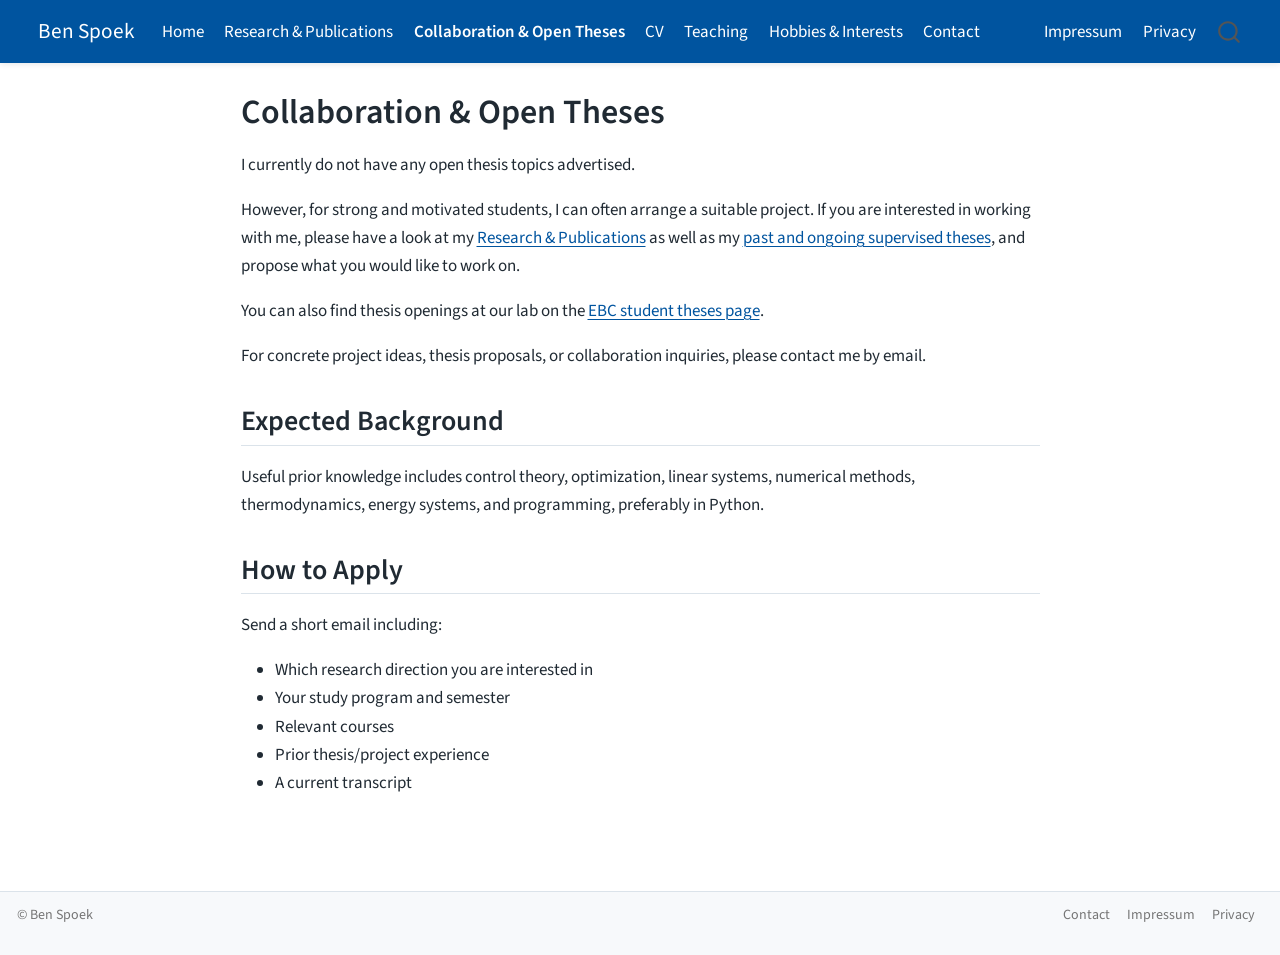
<file: docs/theses.html>
<!DOCTYPE html>
<html xmlns="http://www.w3.org/1999/xhtml" lang="en" xml:lang="en"><head>

<meta charset="utf-8">
<meta name="generator" content="quarto-1.9.38">

<meta name="viewport" content="width=device-width, initial-scale=1.0, user-scalable=yes">

<meta name="description" content="Collaboration opportunities and information for students interested in thesis projects with Ben Spoek in predictive control and energy systems.">

<title>Collaboration &amp; Open Theses – Ben Spoek</title>
<style>
/* Default styles provided by pandoc.
** See https://pandoc.org/MANUAL.html#variables-for-html for config info.
*/
code{white-space: pre-wrap;}
span.smallcaps{font-variant: small-caps;}
div.columns{display: flex; gap: min(4vw, 1.5em);}
div.column{flex: auto; overflow-x: auto;}
div.hanging-indent{margin-left: 1.5em; text-indent: -1.5em;}
ul.task-list{list-style: none;}
ul.task-list li input[type="checkbox"] {
  width: 0.8em;
  margin: 0 0.8em 0.2em -1em; /* quarto-specific, see https://github.com/quarto-dev/quarto-cli/issues/4556 */ 
  vertical-align: middle;
}
</style>


<script src="site_libs/quarto-nav/quarto-nav.js"></script>
<script src="site_libs/quarto-nav/headroom.min.js"></script>
<script src="site_libs/clipboard/clipboard.min.js"></script>
<script src="site_libs/quarto-search/autocomplete.umd.js"></script>
<script src="site_libs/quarto-search/fuse.min.js"></script>
<script src="site_libs/quarto-search/quarto-search.js"></script>
<meta name="quarto:offset" content="./">
<link href="./assets/favicon.svg" rel="icon" type="image/svg+xml">
<script src="site_libs/quarto-html/quarto.js" type="module"></script>
<script src="site_libs/quarto-html/tabsets/tabsets.js" type="module"></script>
<script src="site_libs/quarto-html/popper.min.js"></script>
<script src="site_libs/quarto-html/tippy.umd.min.js"></script>
<script src="site_libs/quarto-html/anchor.min.js"></script>
<link href="site_libs/quarto-html/tippy.css" rel="stylesheet">
<link href="site_libs/quarto-html/quarto-syntax-highlighting-15634bcf2e68342d4ad2dfa704d543f6.css" rel="stylesheet" id="quarto-text-highlighting-styles">
<script src="site_libs/bootstrap/bootstrap.min.js"></script>
<link href="site_libs/bootstrap/bootstrap-icons.css" rel="stylesheet">
<link href="site_libs/bootstrap/bootstrap-a0f9fd0d421825b736dc1bbcbcba2219.min.css" rel="stylesheet" append-hash="true" id="quarto-bootstrap" data-mode="light">
<script id="quarto-search-options" type="application/json">{
  "location": "navbar",
  "copy-button": false,
  "collapse-after": 3,
  "panel-placement": "end",
  "type": "overlay",
  "limit": 50,
  "keyboard-shortcut": [
    "f",
    "/",
    "s"
  ],
  "show-item-context": false,
  "language": {
    "search-no-results-text": "No results",
    "search-matching-documents-text": "matching documents",
    "search-copy-link-title": "Copy link to search",
    "search-hide-matches-text": "Hide additional matches",
    "search-more-match-text": "more match in this document",
    "search-more-matches-text": "more matches in this document",
    "search-clear-button-title": "Clear",
    "search-text-placeholder": "",
    "search-detached-cancel-button-title": "Cancel",
    "search-submit-button-title": "Submit",
    "search-label": "Search"
  }
}</script>


<link rel="stylesheet" href="styles.css">
<link rel="canonical" href="https://benspoek.github.io/theses.html">
</head>

<body class="nav-fixed fullcontent quarto-light">

<div id="quarto-search-results"></div>
  <header id="quarto-header" class="headroom fixed-top">
    <nav class="navbar navbar-expand-lg " data-bs-theme="dark">
      <div class="navbar-container container-fluid">
      <div class="navbar-brand-container mx-auto">
    <a href="./index.html" class="navbar-brand navbar-brand-logo">
    <img src="./assets/favicon.svg" alt="Ben Spoek" class="navbar-logo light-content">
    <img src="./assets/favicon.svg" alt="Ben Spoek" class="navbar-logo dark-content">
    </a>
    <a class="navbar-brand" href="./index.html">
    <span class="navbar-title">Ben Spoek</span>
    </a>
  </div>
            <div id="quarto-search" class="" title="Search"></div>
          <button class="navbar-toggler" type="button" data-bs-toggle="collapse" data-bs-target="#navbarCollapse" aria-controls="navbarCollapse" role="menu" aria-expanded="false" aria-label="Toggle navigation" onclick="if (window.quartoToggleHeadroom) { window.quartoToggleHeadroom(); }">
  <span class="navbar-toggler-icon"></span>
</button>
          <div class="collapse navbar-collapse" id="navbarCollapse">
            <ul class="navbar-nav navbar-nav-scroll me-auto">
  <li class="nav-item">
    <a class="nav-link" href="./index.html"> 
<span class="menu-text">Home</span></a>
  </li>  
  <li class="nav-item">
    <a class="nav-link" href="./research.html"> 
<span class="menu-text">Research &amp; Publications</span></a>
  </li>  
  <li class="nav-item">
    <a class="nav-link active" href="./theses.html" aria-current="page"> 
<span class="menu-text">Collaboration &amp; Open Theses</span></a>
  </li>  
  <li class="nav-item">
    <a class="nav-link" href="./cv.html"> 
<span class="menu-text">CV</span></a>
  </li>  
  <li class="nav-item">
    <a class="nav-link" href="./teaching.html"> 
<span class="menu-text">Teaching</span></a>
  </li>  
  <li class="nav-item">
    <a class="nav-link" href="./hobbies.html"> 
<span class="menu-text">Hobbies &amp; Interests</span></a>
  </li>  
  <li class="nav-item">
    <a class="nav-link" href="./contact.html"> 
<span class="menu-text">Contact</span></a>
  </li>  
</ul>
            <ul class="navbar-nav navbar-nav-scroll ms-auto">
  <li class="nav-item">
    <a class="nav-link" href="./impressum.html"> 
<span class="menu-text">Impressum</span></a>
  </li>  
  <li class="nav-item">
    <a class="nav-link" href="./privacy.html"> 
<span class="menu-text">Privacy</span></a>
  </li>  
</ul>
          </div> <!-- /navcollapse -->
            <div class="quarto-navbar-tools">
</div>
      </div> <!-- /container-fluid -->
    </nav>
</header>
<!-- content -->
<div id="quarto-content" class="quarto-container page-columns page-rows-contents page-layout-article page-navbar">
<!-- sidebar -->
<!-- margin-sidebar -->
    
<!-- main -->
<main class="content" id="quarto-document-content">

<header id="title-block-header" class="quarto-title-block default">
<div class="quarto-title">
<h1 class="title">Collaboration &amp; Open Theses</h1>
</div>



<div class="quarto-title-meta">

    
  
    
  </div>
  


</header>


<p>I currently do not have any open thesis topics advertised.</p>
<p>However, for strong and motivated students, I can often arrange a suitable project. If you are interested in working with me, please have a look at my <a href="./research.html">Research &amp; Publications</a> as well as my <a href="./teaching.html#supervised-student-theses">past and ongoing supervised theses</a>, and propose what you would like to work on.</p>
<p>You can also find thesis openings at our lab on the <a href="https://www.ebc.eonerc.rwth-aachen.de/cms/e-on-erc-ebc/studium/Studien-und-Abschlussarbeiten/~dnaq/Studien-und-Abschlussarbeiten/lidx/1/">EBC student theses page</a>.</p>
<p>For concrete project ideas, thesis proposals, or collaboration inquiries, please contact me by email.</p>
<section id="expected-background" class="level2">
<h2 class="anchored" data-anchor-id="expected-background">Expected Background</h2>
<p>Useful prior knowledge includes control theory, optimization, linear systems, numerical methods, thermodynamics, energy systems, and programming, preferably in Python.</p>
</section>
<section id="how-to-apply" class="level2">
<h2 class="anchored" data-anchor-id="how-to-apply">How to Apply</h2>
<p>Send a short email including:</p>
<ul>
<li>Which research direction you are interested in</li>
<li>Your study program and semester</li>
<li>Relevant courses</li>
<li>Prior thesis/project experience</li>
<li>A current transcript</li>
</ul>


</section>

</main> <!-- /main -->
<script id="quarto-html-after-body" type="application/javascript">
  window.document.addEventListener("DOMContentLoaded", function (event) {
    const icon = "";
    const anchorJS = new window.AnchorJS();
    anchorJS.options = {
      placement: 'right',
      icon: icon
    };
    anchorJS.add('.anchored');
    const isCodeAnnotation = (el) => {
      for (const clz of el.classList) {
        if (clz.startsWith('code-annotation-')) {                     
          return true;
        }
      }
      return false;
    }
    const onCopySuccess = function(e) {
      // button target
      const button = e.trigger;
      // don't keep focus
      button.blur();
      // flash "checked"
      button.classList.add('code-copy-button-checked');
      var currentTitle = button.getAttribute("title");
      button.setAttribute("title", "Copied!");
      let tooltip;
      if (window.bootstrap) {
        button.setAttribute("data-bs-toggle", "tooltip");
        button.setAttribute("data-bs-placement", "left");
        button.setAttribute("data-bs-title", "Copied!");
        tooltip = new bootstrap.Tooltip(button, 
          { trigger: "manual", 
            customClass: "code-copy-button-tooltip",
            offset: [0, -8]});
        tooltip.show();    
      }
      setTimeout(function() {
        if (tooltip) {
          tooltip.hide();
          button.removeAttribute("data-bs-title");
          button.removeAttribute("data-bs-toggle");
          button.removeAttribute("data-bs-placement");
        }
        button.setAttribute("title", currentTitle);
        button.classList.remove('code-copy-button-checked');
      }, 1000);
      // clear code selection
      e.clearSelection();
    }
    const getTextToCopy = function(trigger) {
      const outerScaffold = trigger.parentElement.cloneNode(true);
      const codeEl = outerScaffold.querySelector('code');
      for (const childEl of codeEl.children) {
        if (isCodeAnnotation(childEl)) {
          childEl.remove();
        }
      }
      return codeEl.innerText;
    }
    const clipboard = new window.ClipboardJS('.code-copy-button:not([data-in-quarto-modal])', {
      text: getTextToCopy
    });
    clipboard.on('success', onCopySuccess);
    if (window.document.getElementById('quarto-embedded-source-code-modal')) {
      const clipboardModal = new window.ClipboardJS('.code-copy-button[data-in-quarto-modal]', {
        text: getTextToCopy,
        container: window.document.getElementById('quarto-embedded-source-code-modal')
      });
      clipboardModal.on('success', onCopySuccess);
    }
      var localhostRegex = new RegExp(/^(?:http|https):\/\/localhost\:?[0-9]*\//);
      var mailtoRegex = new RegExp(/^mailto:/);
        var filterRegex = new RegExp("https:\/\/benspoek\.github\.io");
      var isInternal = (href) => {
          return filterRegex.test(href) || localhostRegex.test(href) || mailtoRegex.test(href);
      }
      // Inspect non-navigation links and adorn them if external
     var links = window.document.querySelectorAll('a[href]:not(.nav-link):not(.navbar-brand):not(.toc-action):not(.sidebar-link):not(.sidebar-item-toggle):not(.pagination-link):not(.no-external):not([aria-hidden]):not(.dropdown-item):not(.quarto-navigation-tool):not(.about-link)');
      for (var i=0; i<links.length; i++) {
        const link = links[i];
        if (!isInternal(link.href)) {
          // undo the damage that might have been done by quarto-nav.js in the case of
          // links that we want to consider external
          if (link.dataset.originalHref !== undefined) {
            link.href = link.dataset.originalHref;
          }
        }
      }
    function tippyHover(el, contentFn, onTriggerFn, onUntriggerFn) {
      const config = {
        allowHTML: true,
        maxWidth: 500,
        delay: 100,
        arrow: false,
        appendTo: function(el) {
            return el.parentElement;
        },
        interactive: true,
        interactiveBorder: 10,
        theme: 'quarto',
        placement: 'bottom-start',
      };
      if (contentFn) {
        config.content = contentFn;
      }
      if (onTriggerFn) {
        config.onTrigger = onTriggerFn;
      }
      if (onUntriggerFn) {
        config.onUntrigger = onUntriggerFn;
      }
      window.tippy(el, config); 
    }
    const noterefs = window.document.querySelectorAll('a[role="doc-noteref"]');
    for (var i=0; i<noterefs.length; i++) {
      const ref = noterefs[i];
      tippyHover(ref, function() {
        // use id or data attribute instead here
        let href = ref.getAttribute('data-footnote-href') || ref.getAttribute('href');
        try { href = new URL(href).hash; } catch {}
        const id = href.replace(/^#\/?/, "");
        const note = window.document.getElementById(id);
        if (note) {
          return note.innerHTML;
        } else {
          return "";
        }
      });
    }
    const xrefs = window.document.querySelectorAll('a.quarto-xref');
    const processXRef = (id, note) => {
      // Strip column container classes
      const stripColumnClz = (el) => {
        el.classList.remove("page-full", "page-columns");
        if (el.children) {
          for (const child of el.children) {
            stripColumnClz(child);
          }
        }
      }
      stripColumnClz(note)
      if (id === null || id.startsWith('sec-')) {
        // Special case sections, only their first couple elements
        const container = document.createElement("div");
        if (note.children && note.children.length > 2) {
          container.appendChild(note.children[0].cloneNode(true));
          for (let i = 1; i < note.children.length; i++) {
            const child = note.children[i];
            if (child.tagName === "P" && child.innerText === "") {
              continue;
            } else {
              container.appendChild(child.cloneNode(true));
              break;
            }
          }
          if (window.Quarto?.typesetMath) {
            window.Quarto.typesetMath(container);
          }
          return container.innerHTML
        } else {
          if (window.Quarto?.typesetMath) {
            window.Quarto.typesetMath(note);
          }
          return note.innerHTML;
        }
      } else {
        // Remove any anchor links if they are present
        const anchorLink = note.querySelector('a.anchorjs-link');
        if (anchorLink) {
          anchorLink.remove();
        }
        if (window.Quarto?.typesetMath) {
          window.Quarto.typesetMath(note);
        }
        if (note.classList.contains("callout")) {
          return note.outerHTML;
        } else {
          return note.innerHTML;
        }
      }
    }
    for (var i=0; i<xrefs.length; i++) {
      const xref = xrefs[i];
      tippyHover(xref, undefined, function(instance) {
        instance.disable();
        let url = xref.getAttribute('href');
        let hash = undefined; 
        if (url.startsWith('#')) {
          hash = url;
        } else {
          try { hash = new URL(url).hash; } catch {}
        }
        if (hash) {
          const id = hash.replace(/^#\/?/, "");
          const note = window.document.getElementById(id);
          if (note !== null) {
            try {
              const html = processXRef(id, note.cloneNode(true));
              instance.setContent(html);
            } finally {
              instance.enable();
              instance.show();
            }
          } else {
            // See if we can fetch this
            fetch(url.split('#')[0])
            .then(res => res.text())
            .then(html => {
              const parser = new DOMParser();
              const htmlDoc = parser.parseFromString(html, "text/html");
              const note = htmlDoc.getElementById(id);
              if (note !== null) {
                const html = processXRef(id, note);
                instance.setContent(html);
              } 
            }).finally(() => {
              instance.enable();
              instance.show();
            });
          }
        } else {
          // See if we can fetch a full url (with no hash to target)
          // This is a special case and we should probably do some content thinning / targeting
          fetch(url)
          .then(res => res.text())
          .then(html => {
            const parser = new DOMParser();
            const htmlDoc = parser.parseFromString(html, "text/html");
            const note = htmlDoc.querySelector('main.content');
            if (note !== null) {
              // This should only happen for chapter cross references
              // (since there is no id in the URL)
              // remove the first header
              if (note.children.length > 0 && note.children[0].tagName === "HEADER") {
                note.children[0].remove();
              }
              const html = processXRef(null, note);
              instance.setContent(html);
            } 
          }).finally(() => {
            instance.enable();
            instance.show();
          });
        }
      }, function(instance) {
      });
    }
        let selectedAnnoteEl;
        const selectorForAnnotation = ( cell, annotation) => {
          let cellAttr = 'data-code-cell="' + cell + '"';
          let lineAttr = 'data-code-annotation="' +  annotation + '"';
          const selector = 'span[' + cellAttr + '][' + lineAttr + ']';
          return selector;
        }
        const selectCodeLines = (annoteEl) => {
          const doc = window.document;
          const targetCell = annoteEl.getAttribute("data-target-cell");
          const targetAnnotation = annoteEl.getAttribute("data-target-annotation");
          const annoteSpan = window.document.querySelector(selectorForAnnotation(targetCell, targetAnnotation));
          const lines = annoteSpan.getAttribute("data-code-lines").split(",");
          const lineIds = lines.map((line) => {
            return targetCell + "-" + line;
          })
          let top = null;
          let height = null;
          let parent = null;
          if (lineIds.length > 0) {
              //compute the position of the single el (top and bottom and make a div)
              const el = window.document.getElementById(lineIds[0]);
              top = el.offsetTop;
              height = el.offsetHeight;
              parent = el.parentElement.parentElement;
            if (lineIds.length > 1) {
              const lastEl = window.document.getElementById(lineIds[lineIds.length - 1]);
              const bottom = lastEl.offsetTop + lastEl.offsetHeight;
              height = bottom - top;
            }
            if (top !== null && height !== null && parent !== null) {
              // cook up a div (if necessary) and position it 
              let div = window.document.getElementById("code-annotation-line-highlight");
              if (div === null) {
                div = window.document.createElement("div");
                div.setAttribute("id", "code-annotation-line-highlight");
                div.style.position = 'absolute';
                parent.appendChild(div);
              }
              div.style.top = top - 2 + "px";
              div.style.height = height + 4 + "px";
              div.style.left = 0;
              let gutterDiv = window.document.getElementById("code-annotation-line-highlight-gutter");
              if (gutterDiv === null) {
                gutterDiv = window.document.createElement("div");
                gutterDiv.setAttribute("id", "code-annotation-line-highlight-gutter");
                gutterDiv.style.position = 'absolute';
                const codeCell = window.document.getElementById(targetCell);
                const gutter = codeCell.querySelector('.code-annotation-gutter');
                gutter.appendChild(gutterDiv);
              }
              gutterDiv.style.top = top - 2 + "px";
              gutterDiv.style.height = height + 4 + "px";
            }
            selectedAnnoteEl = annoteEl;
          }
        };
        const unselectCodeLines = () => {
          const elementsIds = ["code-annotation-line-highlight", "code-annotation-line-highlight-gutter"];
          elementsIds.forEach((elId) => {
            const div = window.document.getElementById(elId);
            if (div) {
              div.remove();
            }
          });
          selectedAnnoteEl = undefined;
        };
          // Handle positioning of the toggle
      window.addEventListener(
        "resize",
        throttle(() => {
          elRect = undefined;
          if (selectedAnnoteEl) {
            selectCodeLines(selectedAnnoteEl);
          }
        }, 10)
      );
      function throttle(fn, ms) {
      let throttle = false;
      let timer;
        return (...args) => {
          if(!throttle) { // first call gets through
              fn.apply(this, args);
              throttle = true;
          } else { // all the others get throttled
              if(timer) clearTimeout(timer); // cancel #2
              timer = setTimeout(() => {
                fn.apply(this, args);
                timer = throttle = false;
              }, ms);
          }
        };
      }
        // Attach click handler to the DT
        const annoteDls = window.document.querySelectorAll('dt[data-target-cell]');
        for (const annoteDlNode of annoteDls) {
          annoteDlNode.addEventListener('click', (event) => {
            const clickedEl = event.target;
            if (clickedEl !== selectedAnnoteEl) {
              unselectCodeLines();
              const activeEl = window.document.querySelector('dt[data-target-cell].code-annotation-active');
              if (activeEl) {
                activeEl.classList.remove('code-annotation-active');
              }
              selectCodeLines(clickedEl);
              clickedEl.classList.add('code-annotation-active');
            } else {
              // Unselect the line
              unselectCodeLines();
              clickedEl.classList.remove('code-annotation-active');
            }
          });
        }
    const findCites = (el) => {
      const parentEl = el.parentElement;
      if (parentEl) {
        const cites = parentEl.dataset.cites;
        if (cites) {
          return {
            el,
            cites: cites.split(' ')
          };
        } else {
          return findCites(el.parentElement)
        }
      } else {
        return undefined;
      }
    };
    var bibliorefs = window.document.querySelectorAll('a[role="doc-biblioref"]');
    for (var i=0; i<bibliorefs.length; i++) {
      const ref = bibliorefs[i];
      const citeInfo = findCites(ref);
      if (citeInfo) {
        tippyHover(citeInfo.el, function() {
          var popup = window.document.createElement('div');
          citeInfo.cites.forEach(function(cite) {
            var citeDiv = window.document.createElement('div');
            citeDiv.classList.add('hanging-indent');
            citeDiv.classList.add('csl-entry');
            var biblioDiv = window.document.getElementById('ref-' + cite);
            if (biblioDiv) {
              citeDiv.innerHTML = biblioDiv.innerHTML;
            }
            popup.appendChild(citeDiv);
          });
          return popup.innerHTML;
        });
      }
    }
  });
  </script>
</div> <!-- /content -->
<footer class="footer">
  <div class="nav-footer">
    <div class="nav-footer-left">
<p>© Ben Spoek</p>
</div>   
    <div class="nav-footer-center">
      &nbsp;
    </div>
    <div class="nav-footer-right">
      <ul class="footer-items list-unstyled">
    <li class="nav-item">
    <a class="nav-link" href="./contact.html">
<p>Contact</p>
</a>
  </li>  
    <li class="nav-item">
    <a class="nav-link" href="./impressum.html">
<p>Impressum</p>
</a>
  </li>  
    <li class="nav-item">
    <a class="nav-link" href="./privacy.html">
<p>Privacy</p>
</a>
  </li>  
</ul>
    </div>
  </div>
</footer>




</body></html>
</file>
<file: docs/site_libs/quarto-html/tippy.css>
.tippy-box[data-animation=fade][data-state=hidden]{opacity:0}[data-tippy-root]{max-width:calc(100vw - 10px)}.tippy-box{position:relative;background-color:#333;color:#fff;border-radius:4px;font-size:14px;line-height:1.4;white-space:normal;outline:0;transition-property:transform,visibility,opacity}.tippy-box[data-placement^=top]>.tippy-arrow{bottom:0}.tippy-box[data-placement^=top]>.tippy-arrow:before{bottom:-7px;left:0;border-width:8px 8px 0;border-top-color:initial;transform-origin:center top}.tippy-box[data-placement^=bottom]>.tippy-arrow{top:0}.tippy-box[data-placement^=bottom]>.tippy-arrow:before{top:-7px;left:0;border-width:0 8px 8px;border-bottom-color:initial;transform-origin:center bottom}.tippy-box[data-placement^=left]>.tippy-arrow{right:0}.tippy-box[data-placement^=left]>.tippy-arrow:before{border-width:8px 0 8px 8px;border-left-color:initial;right:-7px;transform-origin:center left}.tippy-box[data-placement^=right]>.tippy-arrow{left:0}.tippy-box[data-placement^=right]>.tippy-arrow:before{left:-7px;border-width:8px 8px 8px 0;border-right-color:initial;transform-origin:center right}.tippy-box[data-inertia][data-state=visible]{transition-timing-function:cubic-bezier(.54,1.5,.38,1.11)}.tippy-arrow{width:16px;height:16px;color:#333}.tippy-arrow:before{content:"";position:absolute;border-color:transparent;border-style:solid}.tippy-content{position:relative;padding:5px 9px;z-index:1}
</file>
<file: docs/site_libs/quarto-html/quarto-syntax-highlighting-15634bcf2e68342d4ad2dfa704d543f6.css>
/* quarto syntax highlight colors */
:root {
  --quarto-hl-ot-color: #003B4F;
  --quarto-hl-at-color: #657422;
  --quarto-hl-ss-color: #20794D;
  --quarto-hl-an-color: #5E5E5E;
  --quarto-hl-fu-color: #4758AB;
  --quarto-hl-st-color: #20794D;
  --quarto-hl-cf-color: #003B4F;
  --quarto-hl-op-color: #5E5E5E;
  --quarto-hl-er-color: #AD0000;
  --quarto-hl-bn-color: #AD0000;
  --quarto-hl-al-color: #AD0000;
  --quarto-hl-va-color: #111111;
  --quarto-hl-bu-color: inherit;
  --quarto-hl-ex-color: inherit;
  --quarto-hl-pp-color: #AD0000;
  --quarto-hl-in-color: #5E5E5E;
  --quarto-hl-vs-color: #20794D;
  --quarto-hl-wa-color: #5E5E5E;
  --quarto-hl-do-color: #5E5E5E;
  --quarto-hl-im-color: #00769E;
  --quarto-hl-ch-color: #20794D;
  --quarto-hl-dt-color: #AD0000;
  --quarto-hl-fl-color: #AD0000;
  --quarto-hl-co-color: #5E5E5E;
  --quarto-hl-cv-color: #5E5E5E;
  --quarto-hl-cn-color: #8f5902;
  --quarto-hl-sc-color: #5E5E5E;
  --quarto-hl-dv-color: #AD0000;
  --quarto-hl-kw-color: #003B4F;
}

/* other quarto variables */
:root {
  --quarto-font-monospace: SFMono-Regular, Menlo, Monaco, Consolas, "Liberation Mono", "Courier New", monospace;
}

/* syntax highlight based on Pandoc's rules */
pre > code.sourceCode > span {
  color: #003B4F;
}

code.sourceCode > span {
  color: #003B4F;
}

div.sourceCode,
div.sourceCode pre.sourceCode {
  color: #003B4F;
}

/* Normal */
code span {
  color: #003B4F;
}

/* Alert */
code span.al {
  color: #AD0000;
  font-style: inherit;
}

/* Annotation */
code span.an {
  color: #5E5E5E;
  font-style: inherit;
}

/* Attribute */
code span.at {
  color: #657422;
  font-style: inherit;
}

/* BaseN */
code span.bn {
  color: #AD0000;
  font-style: inherit;
}

/* BuiltIn */
code span.bu {
  font-style: inherit;
}

/* ControlFlow */
code span.cf {
  color: #003B4F;
  font-weight: bold;
  font-style: inherit;
}

/* Char */
code span.ch {
  color: #20794D;
  font-style: inherit;
}

/* Constant */
code span.cn {
  color: #8f5902;
  font-style: inherit;
}

/* Comment */
code span.co {
  color: #5E5E5E;
  font-style: inherit;
}

/* CommentVar */
code span.cv {
  color: #5E5E5E;
  font-style: italic;
}

/* Documentation */
code span.do {
  color: #5E5E5E;
  font-style: italic;
}

/* DataType */
code span.dt {
  color: #AD0000;
  font-style: inherit;
}

/* DecVal */
code span.dv {
  color: #AD0000;
  font-style: inherit;
}

/* Error */
code span.er {
  color: #AD0000;
  font-style: inherit;
}

/* Extension */
code span.ex {
  font-style: inherit;
}

/* Float */
code span.fl {
  color: #AD0000;
  font-style: inherit;
}

/* Function */
code span.fu {
  color: #4758AB;
  font-style: inherit;
}

/* Import */
code span.im {
  color: #00769E;
  font-style: inherit;
}

/* Information */
code span.in {
  color: #5E5E5E;
  font-style: inherit;
}

/* Keyword */
code span.kw {
  color: #003B4F;
  font-weight: bold;
  font-style: inherit;
}

/* Operator */
code span.op {
  color: #5E5E5E;
  font-style: inherit;
}

/* Other */
code span.ot {
  color: #003B4F;
  font-style: inherit;
}

/* Preprocessor */
code span.pp {
  color: #AD0000;
  font-style: inherit;
}

/* SpecialChar */
code span.sc {
  color: #5E5E5E;
  font-style: inherit;
}

/* SpecialString */
code span.ss {
  color: #20794D;
  font-style: inherit;
}

/* String */
code span.st {
  color: #20794D;
  font-style: inherit;
}

/* Variable */
code span.va {
  color: #111111;
  font-style: inherit;
}

/* VerbatimString */
code span.vs {
  color: #20794D;
  font-style: inherit;
}

/* Warning */
code span.wa {
  color: #5E5E5E;
  font-style: italic;
}

.prevent-inlining {
  content: "</";
}

/*# sourceMappingURL=f23921c56f73e400b49028c9186a1aa0.css.map */
</file>
<file: docs/styles.css>
:root {
  --site-accent: #00549f;
  --site-accent-dark: #003b70;
  --site-ink: #202a33;
  --site-muted: #5a6672;
  --site-border: #dbe3ea;
  --site-surface: #f7f9fb;
  --bs-primary: var(--site-accent);
  --bs-link-color: var(--site-accent);
  --bs-link-hover-color: var(--site-accent-dark);
}

body {
  color: var(--site-ink);
  line-height: 1.65;
}

main a {
  color: var(--site-accent);
  text-decoration-thickness: 1px;
  text-underline-offset: 0.16em;
}

main a:hover {
  color: var(--site-accent-dark);
}

main h1,
main h2,
main h3,
main h4 {
  color: var(--site-ink);
  letter-spacing: 0;
}

main h2 {
  padding-bottom: 0.35rem;
  border-bottom: 1px solid var(--site-border);
}

.navbar {
  --bs-navbar-color: #fff;
  --bs-navbar-hover-color: #fff;
  --bs-navbar-active-color: #fff;
  --bs-navbar-brand-color: #fff;
  --bs-navbar-brand-hover-color: #fff;
  background-color: var(--site-accent);
  box-shadow: 0 1px 6px rgb(23 39 52 / 12%);
}

.navbar .navbar-brand,
.navbar .nav-link,
.navbar .nav-link:hover,
.navbar .nav-link:focus {
  color: #fff;
}

.navbar .nav-link.active {
  color: #fff;
  font-weight: 600;
}

.nav-footer {
  background: var(--site-surface);
  border-top: 1px solid var(--site-border);
}

.home-intro {
  max-width: 52rem;
  margin-bottom: 1.25rem;
}

.home-page #title-block-header {
  display: none;
}

.home-greeting {
  margin: 0;
  color: var(--site-ink);
  font-size: 2.25rem;
  font-weight: 700;
  line-height: 1.2;
}

.home-lead {
  margin: 0.35rem 0 0;
  color: var(--site-muted);
  font-size: 1.15rem;
}

.home-role {
  margin: 0.55rem 0 0;
  color: var(--site-accent-dark);
  font-size: 1.08rem;
  font-weight: 600;
}

.hobby-gallery {
  column-count: 3;
  column-gap: 1rem;
  margin-top: 1.5rem;
}

.hobby-gallery figure {
  break-inside: avoid;
  margin: 0 0 1rem;
}

.hobby-gallery img {
  display: block;
  width: 100%;
  height: auto;
  border-radius: 6px;
}

.hobby-gallery figcaption {
  margin-top: 0.35rem;
  color: #555;
  font-size: 0.95rem;
}

.home-photo {
  display: block;
  width: 100%;
  height: auto;
  margin: 0.5rem 0 1.5rem;
  border-radius: 8px;
  box-shadow: 0 5px 18px rgb(23 39 52 / 10%);
}

.home-topics ul {
  display: grid;
  grid-template-columns: repeat(2, minmax(0, 1fr));
  gap: 0 2rem;
  padding: 0;
  margin: 0.4rem 0 1.5rem;
  list-style: none;
}

.home-topics li {
  padding: 0.6rem 0;
  border-bottom: 1px solid var(--site-border);
}

.home-topics a {
  font-weight: 600;
  text-decoration: none;
}

.thesis-entry {
  border: 1px solid var(--site-border);
  border-left: 3px solid var(--site-accent);
  border-radius: 6px;
  padding: 1.1rem 1.2rem;
  margin: 1rem 0;
  background: var(--site-surface);
  box-shadow: 0 2px 8px rgb(23 39 52 / 4%);
}

.thesis-entry h4 {
  margin-top: 0;
}

.thesis-meta {
  display: grid;
  gap: 0.25rem;
  margin: 0.75rem 0;
}

.thesis-description {
  margin-top: 0.75rem;
}

.thesis-description summary {
  cursor: pointer;
  color: var(--site-accent-dark);
  font-weight: 600;
}

.thesis-note {
  margin-bottom: 0;
  color: #555;
}

.research-entry,
.publication-entry {
  border: 1px solid var(--site-border);
  border-left: 3px solid var(--site-accent);
  border-radius: 6px;
  padding: 1.1rem 1.2rem;
  margin: 1rem 0;
  background: var(--site-surface);
  box-shadow: 0 2px 8px rgb(23 39 52 / 4%);
}

.research-entry h3,
.publication-entry h3 {
  margin-top: 0;
}

.publication-meta {
  display: grid;
  gap: 0.25rem;
  margin: 0.75rem 0;
}

.publication-description {
  margin-top: 0.75rem;
}

.publication-description summary {
  cursor: pointer;
  color: var(--site-accent-dark);
  font-weight: 600;
}

.application-interests {
  display: grid;
  grid-template-columns: minmax(0, 1.2fr) minmax(220px, 0.8fr);
  gap: 1.25rem;
  align-items: start;
  margin: 1rem 0;
}

.application-interests figure {
  margin: 0;
}

.application-interests > p {
  margin: 0;
}

.application-interests img {
  width: 100%;
  aspect-ratio: 4 / 5;
  object-fit: cover;
  border-radius: 6px;
}

.application-interests figcaption {
  margin-top: 0.35rem;
  color: #555;
  font-size: 0.95rem;
}

@media (max-width: 700px) {
  .home-greeting {
    font-size: 1.9rem;
  }

  .home-topics ul {
    grid-template-columns: 1fr;
  }

  .hobby-gallery {
    column-count: 2;
  }

  .application-interests {
    grid-template-columns: 1fr;
  }
}

@media (max-width: 480px) {
  .hobby-gallery {
    column-count: 1;
  }
}
</file>
